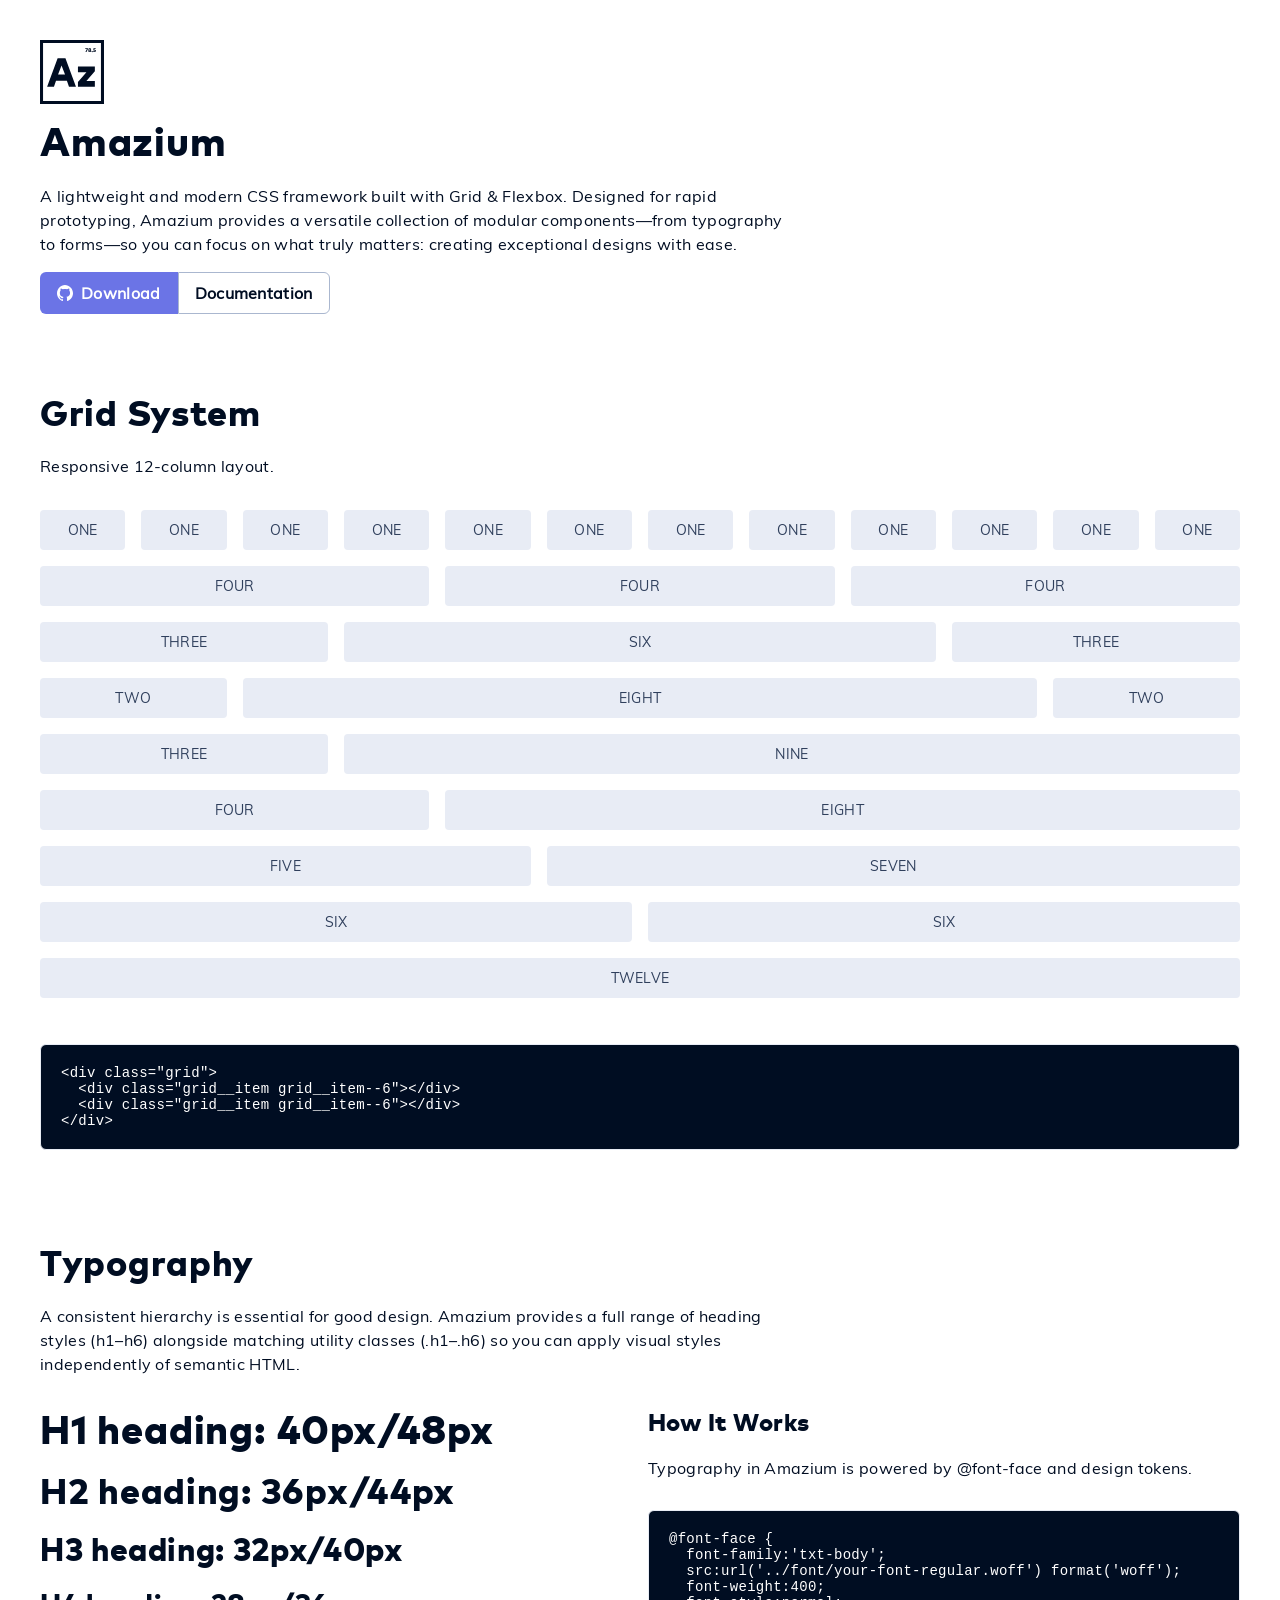
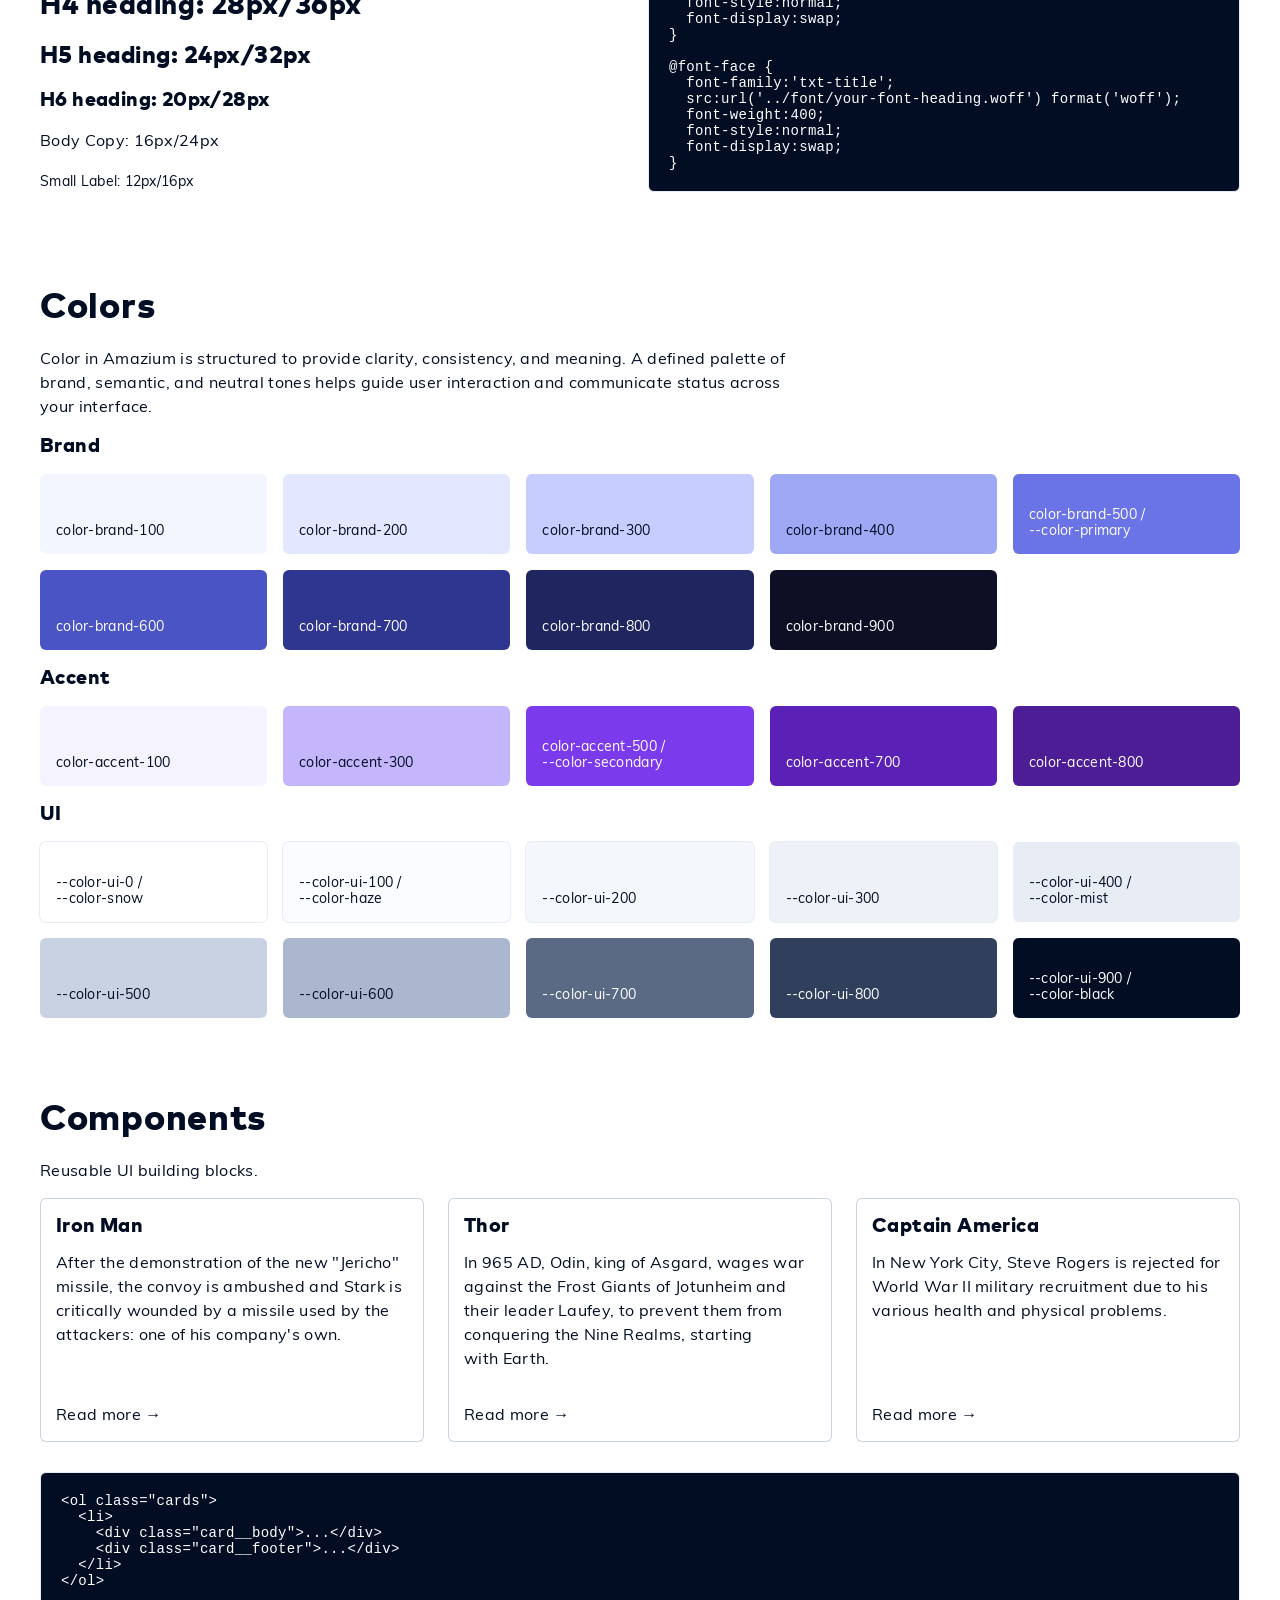
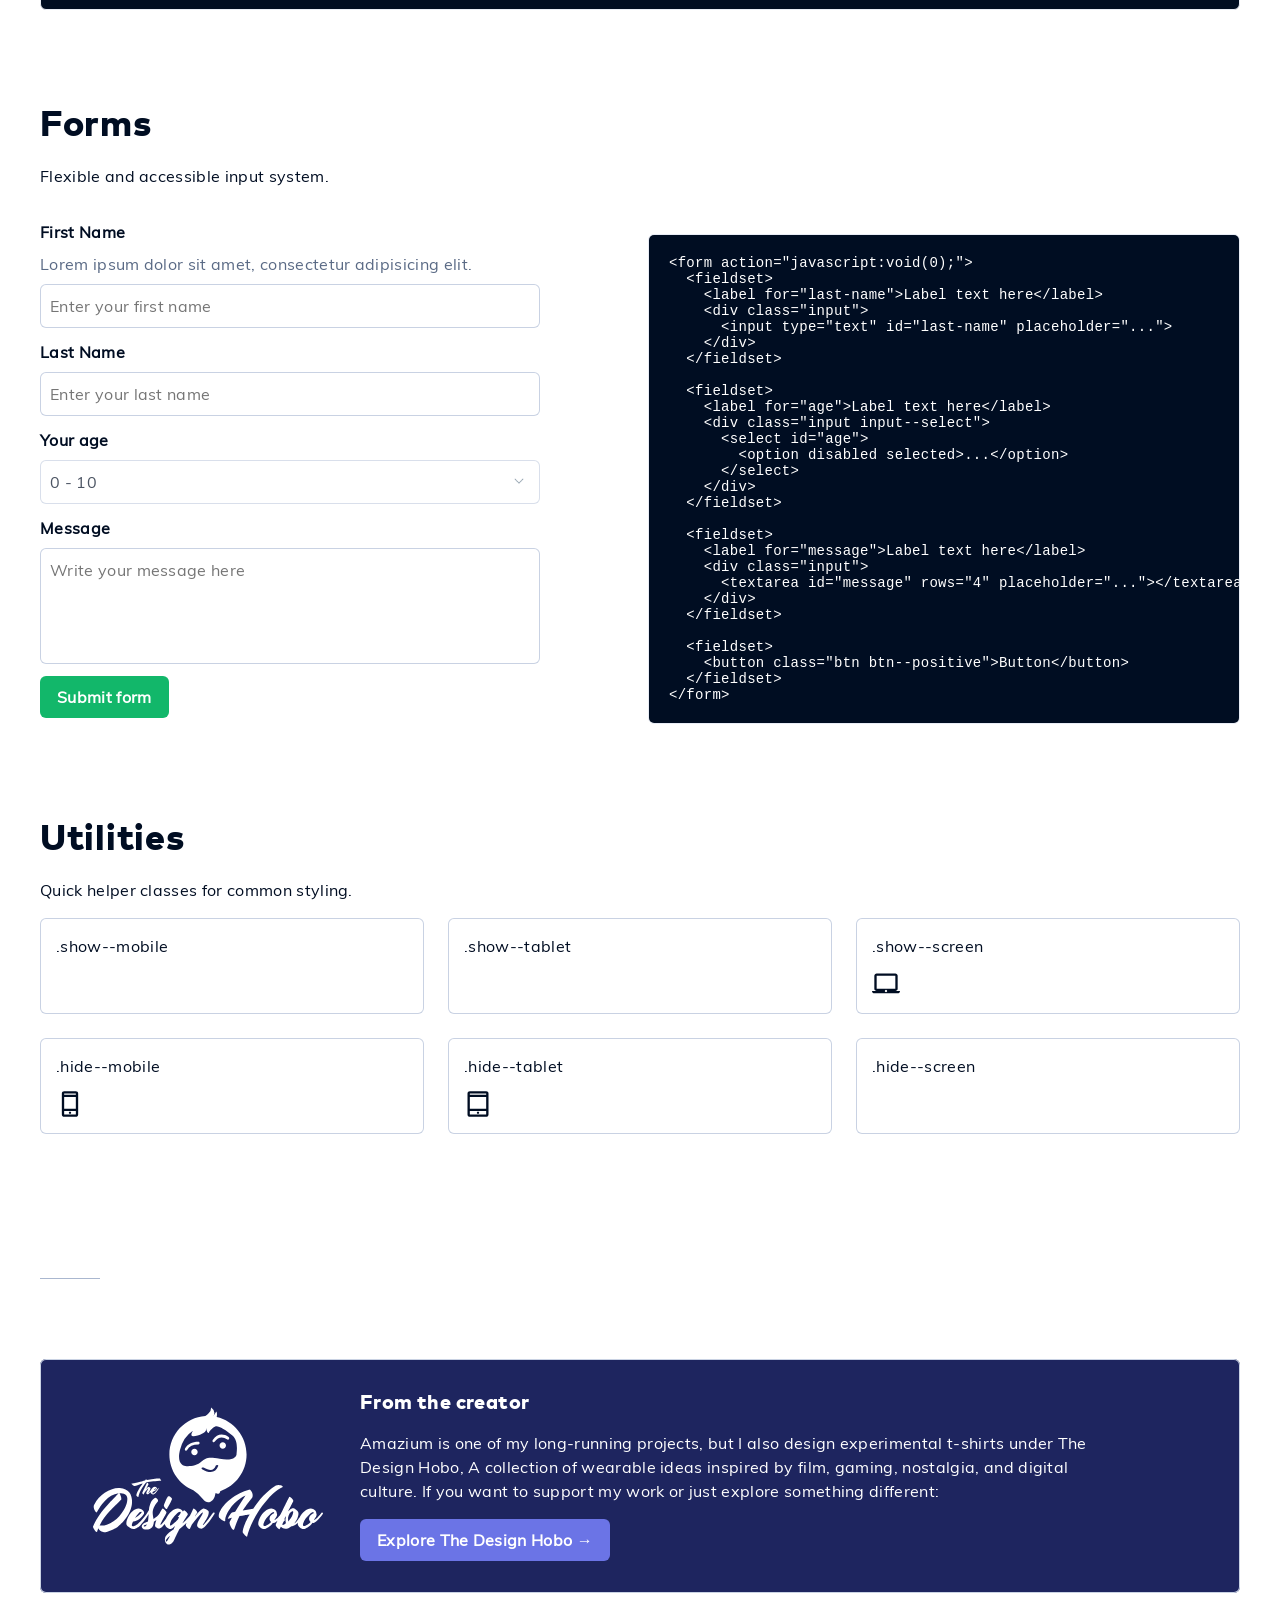
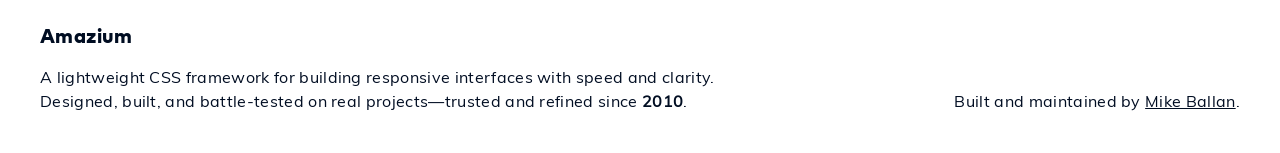
<file: index.html>
<!doctype html>
<html lang="en">
<head>
  <meta charset="utf-8" />
  <title>Amazium</title>
  <meta name="description" content="">
  <meta name="author" content="">
  <!--[if lt IE 9]>
      <script src="http://html5shim.googlecode.com/svn/trunk/html5.js"></script>
  <![endif]-->

  <!-- Mobile Specific Metas -->
  <meta name="viewport" content="width=device-width, initial-scale=1, maximum-scale=1" />

  <!-- CSS - Amazium base -->
  <link rel="stylesheet" href="style/variables.css">
  <link rel="stylesheet" href="style/base.css">
  <link rel="stylesheet" href="style/utilities.css">
  <link rel="stylesheet" href="style/grid.css">
  <link rel="stylesheet" href="style/typography.css">
  <link rel="stylesheet" href="style/layout.css">

  <!-- CSS -->
  <link rel="stylesheet" href="style/avatar.css">
  <link rel="stylesheet" href="style/button.css">
  <link rel="stylesheet" href="style/card.css">
  <link rel="stylesheet" href="style/dialog.css">
  <link rel="stylesheet" href="style/lists.css">
  <link rel="stylesheet" href="style/navigation.css">
  <link rel="stylesheet" href="style/badge.css">
  <link rel="stylesheet" href="style/table.css">

  <!-- CSS - Forms -->
  <link rel="stylesheet" href="style/form-reset.css">
  <link rel="stylesheet" href="style/form-base.css">
  <link rel="stylesheet" href="style/form-behaviour.css">

  <!-- Scripts -->
  <script src="js/scripts.js" defer></script>
  
  <!-- Favicons -->
  <link rel="shortcut icon" href="images/favicon.ico">
  <link rel="apple-touch-icon-precomposed" href="images/apple-touch-icon.png">
</head>
<body>

<section class="demo--section">
  <div class="grid">
    <div class="grid__item grid__item--12">
      <svg xmlns="http://www.w3.org/2000/svg" width="63" height="63" viewBox="0 0 63 63" class="icon icon--xxl"><path d="M63 0v63H0V0zm-3 3H3v57h57zM25.044 18l10.352 28h-6.863l-2.043-5.88H15.77L13.728 46H7l10.352-28zM54 26v4.71l-8.332 9.643H54V46H37.354v-4.567l8.332-9.786h-8.332V26zm-32.802-1-3.427 9h6.854zm30.18-14.233q.224 0 .392.172a.574.574 0 0 1 0 .811.533.533 0 0 1-.786 0 .57.57 0 0 1-.002-.81.54.54 0 0 1 .396-.173m3.402-2.7v.807h-1.437l-.015.595h.361l.2.008q.481.044.768.304.343.312.343.83 0 .597-.392.955-.392.36-1.002.359-.41 0-.751-.144a1.8 1.8 0 0 1-.452-.27l-.124-.114.422-.643.111.094q.122.091.289.165.25.111.5.111.251 0 .385-.123a.43.43 0 0 0 .133-.331q0-.38-.511-.422l-.136-.006h-.907l.047-2.174zM48.956 8q.382 0 .693.128.31.13.498.38a.95.95 0 0 1 .188.585q0 .584-.554.85.645.267.645.88a.92.92 0 0 1-.2.59 1.23 1.23 0 0 1-.532.38 2 2 0 0 1-.738.129q-.407 0-.738-.128a1.23 1.23 0 0 1-.532-.382.92.92 0 0 1-.2-.588q0-.617.642-.882-.55-.265-.55-.85 0-.332.187-.583a1.15 1.15 0 0 1 .496-.38Q48.573 8 48.956 8m-1.767.068v.687l-1.447 3.1h-1.011l1.446-2.973h-1.643v-.814zm1.767 2.212a.62.62 0 0 0-.388.12.39.39 0 0 0-.157.326q0 .207.156.32a.64.64 0 0 0 .389.113.64.64 0 0 0 .386-.113.37.37 0 0 0 .156-.32.39.39 0 0 0-.157-.327.6.6 0 0 0-.385-.119m0-1.504a.53.53 0 0 0-.338.106.35.35 0 0 0-.134.295q0 .192.134.301.134.11.338.11a.5.5 0 0 0 .335-.11.37.37 0 0 0 .134-.301.35.35 0 0 0-.134-.295.53.53 0 0 0-.335-.106"/></svg>
      <h1>Amazium</h1>
      <p>A lightweight and modern CSS framework built with Grid & Flexbox. Designed for rapid prototyping, Amazium provides a versatile collection of modular components—from typography to forms—so you can focus on what truly matters: creating exceptional designs with ease.</p>
      <div class="btn-group">
        <a href="https://github.com/MikeBallan/Amazium-5" target="_blank" class="btn"><svg aria-hidden="true" class="icon" width="64" height="64" viewBox="0 0 64 64"><path d="M32 0L32 0C14.3 0 0 15.3 0 33.4c0 14.4 9.2 26.3 21.7 30.6 1.6 0.3 2.3-0.7 2.3-1.6 0-0.7 0-3 0-5.6 -9 2-10.9-4.3-10.9-4.3 -1.3-3.6-3.5-4.9-3.5-4.9 -2.9-2 0.3-2 0.3-2 3.2 0.3 4.8 3.3 4.8 3.3 2.9 5.3 7.7 3.9 9.3 3 0.3-2 1-3.6 1.9-4.3 -6.7-1-14.5-3.6-14.5-16.4 0-3.6 1.3-6.6 3.2-8.9 -0.3-0.7-1.3-3.9 0.3-8.5 0 0 2.6-1 8.7 3.3 2.9-0.7 5.8-1 8.4-1s5.5 0.3 8 1c6.1-4.3 8.7-3.3 8.7-3.3 1.6 4.6 0.6 7.9 0.3 8.5 1.9 2.3 3.2 5.3 3.2 8.9 0 12.5-7.3 15.4-14.6 16.1 1.3 1 2.4 3 2.4 6.2 0 4.3 0 7.9 0 8.9 0 1 0.5 2 2.1 1.6C55 59.7 64 47.8 64 33.4 64.3 15.3 49.6 0 32 0z"></path></svg>Download</a>
        <a href="http://www.amazium.co.uk" target="_blank" class="btn btn--ghost">Documentation</a>
      </div>
    </div>
  </div>
</section>

<section class="demo--section">
  <div class="grid">
    <div class="grid__item grid__item--12">
      <h2>Grid System</h2>
      <p>Responsive 12-column layout.</p>
    </div>
  </div>

  <div class="grid">
    <div class="grid__item grid__item--1 demo--grid hide--mobile">One</div>
    <div class="grid__item grid__item--1 demo--grid hide--mobile">One</div>
    <div class="grid__item grid__item--1 demo--grid hide--mobile">One</div>
    <div class="grid__item grid__item--1 demo--grid hide--mobile">One</div>
    <div class="grid__item grid__item--1 demo--grid hide--mobile">One</div>
    <div class="grid__item grid__item--1 demo--grid hide--mobile">One</div>
    <div class="grid__item grid__item--1 demo--grid hide--mobile">One</div>
    <div class="grid__item grid__item--1 demo--grid hide--mobile">One</div>
    <div class="grid__item grid__item--1 demo--grid hide--mobile">One</div>
    <div class="grid__item grid__item--1 demo--grid hide--mobile">One</div>
    <div class="grid__item grid__item--1 demo--grid hide--mobile">One</div>
    <div class="grid__item grid__item--1 demo--grid hide--mobile">One</div>
    <div class="grid__item grid__item--4 demo--grid hide--mobile">Four</div>
    <div class="grid__item grid__item--4 demo--grid hide--mobile">Four</div>
    <div class="grid__item grid__item--4 demo--grid hide--mobile">Four</div>
    <div class="grid__item grid__item--3 demo--grid hide--mobile">Three</div>
    <div class="grid__item grid__item--6 demo--grid hide--mobile">Six</div>
    <div class="grid__item grid__item--3 demo--grid hide--mobile">Three</div>
    <div class="grid__item grid__item--2 demo--grid hide--mobile">Two</div>
    <div class="grid__item grid__item--8 demo--grid hide--mobile">Eight</div>
    <div class="grid__item grid__item--2 demo--grid hide--mobile">Two</div>
    <div class="grid__item grid__item--3 demo--grid hide--mobile">Three</div>
    <div class="grid__item grid__item--9 demo--grid hide--mobile">Nine</div>
    <div class="grid__item grid__item--4 demo--grid hide--mobile">Four</div>
    <div class="grid__item grid__item--8 demo--grid hide--mobile">Eight</div>
    <div class="grid__item grid__item--5 demo--grid hide--mobile">Five</div>
    <div class="grid__item grid__item--7 demo--grid hide--mobile">Seven</div>
    <div class="grid__item grid__item--6 demo--grid">Six</div>
    <div class="grid__item grid__item--6 demo--grid">Six</div>
    <div class="grid__item grid__item--12 demo--grid hide--mobile">Twelve</div>
  </div>
  <div class="grid">
    <div class="grid__item grid__item--12">
      <pre><code>&lt;div class="grid"&gt;
  &lt;div class="grid__item grid__item--6"&gt;&lt;/div&gt;
  &lt;div class="grid__item grid__item--6"&gt;&lt;/div&gt;
&lt;/div&gt;</code></pre>
    </div>
  </div>
</section>

<section class="demo--section">
  <div class="grid">  
    <div class="grid__item grid__item--12">
      <h2>Typography</h2>
      <p>A consistent hierarchy is essential for good design. Amazium provides a full range of heading styles (h1–h6) alongside matching utility classes (.h1–.h6) so you can apply visual styles independently of semantic HTML.</p>
    </div>
  </div>
  <div class="grid">
    <div class="grid__item grid__item--6">
      <h1>H1 heading: 40px/48px</h1>
      <h2>H2 heading: 36px/44px</h2>
      <h3>H3 heading: 32px/40px</h3>
      <h4>H4 heading: 28px/36px</h4>
      <h5>H5 heading: 24px/32px</h5>
      <h6>H6 heading: 20px/28px</h6>
      <p>Body Copy: 16px/24px</p>
      <p><small>Small Label: 12px/16px</small></p>
    </div>
    <div class="grid__item grid__item--6">
      <h5>How It Works</h5>
      <p>Typography in Amazium is powered by @font-face and design tokens.</p>
      <pre><code>@font-face {
  font-family:'txt-body';
  src:url('../font/your-font-regular.woff') format('woff');
  font-weight:400;
  font-style:normal;
  font-display:swap;
}

@font-face {
  font-family:'txt-title';
  src:url('../font/your-font-heading.woff') format('woff');
  font-weight:400;
  font-style:normal;
  font-display:swap;
}</code></pre>
    </div>
  </div>  
</section>

<section class="demo--section">
  <div class="grid">  
    <div class="grid__item grid__item--12">
      <h2>Colors</h2>
      <p>Color in Amazium is structured to provide clarity, consistency, and meaning. A defined palette of brand, semantic, and neutral tones helps guide user interaction and communicate status across your interface.</p>
      <h6>Brand</h6>
      <ol class="demo--colors">
        <li class="demo-brand-100">color-brand-100</li>
        <li class="demo-brand-200">color-brand-200</li>
        <li class="demo-brand-300">color-brand-300</li>
        <li class="demo-brand-400">color-brand-400</li>
        <li class="demo-brand-500">color-brand-500 /<br> --color-primary</li>
        <li class="demo-brand-600">color-brand-600</li>
        <li class="demo-brand-700">color-brand-700</li>
        <li class="demo-brand-800">color-brand-800</li>
        <li class="demo-brand-900">color-brand-900</li>
      </ol>

      <h6>Accent</h6>
      <ol class="demo--colors">
        <li class="demo-accent-100">color-accent-100</li>
        <li class="demo-accent-300">color-accent-300</li>
        <li class="demo-accent-500">color-accent-500 /<br> --color-secondary</li>
        <li class="demo-accent-700">color-accent-700</li>
        <li class="demo-accent-800">color-accent-800</li>
      </ol>

      <h6>UI</h6>
      <ol class="demo--colors">
        <li class="demo-ui-0">--color-ui-0 /<br> --color-snow</li>
        <li class="demo-ui-100">--color-ui-100 /<br> --color-haze</li>
        <li class="demo-ui-200">--color-ui-200</li>
        <li class="demo-ui-300">--color-ui-300</li>
        <li class="demo-ui-400">--color-ui-400 /<br> --color-mist</li>
        <li class="demo-ui-500">--color-ui-500</li>
        <li class="demo-ui-600">--color-ui-600</li>
        <li class="demo-ui-700">--color-ui-700</li>
        <li class="demo-ui-800">--color-ui-800</li>
        <li class="demo-ui-900">--color-ui-900 /<br> --color-black</li>
      </ol>
    </div>
  </div>  
</section>

<section class="demo--section">
  <div class="grid">
    <div class="grid__item grid__item--12">
      <h2>Components</h2>
      <p>Reusable UI building blocks.</p>
      <ol class="cards">
        <li>
          <div class="card__body">
            <h6>Iron Man</h6>
            <p>After the demonstration of the new "Jericho" missile, the convoy is ambushed and Stark is critically wounded by a missile used by the attackers: one of his company's own.</p>
          </div>
          <div class="card__footer">Read more →</div>
        </li>
        <li>
          <div class="card__body">
            <h6>Thor</h6>
            <p>In 965 AD, Odin, king of Asgard, wages war against the Frost Giants of Jotunheim and their leader Laufey, to prevent them from conquering the Nine Realms, starting with Earth.</p>
          </div>
          <div class="card__footer">Read more →</div>
        </li>
        <li>
          <div class="card__body">
            <h6>Captain America</h6>
            <p>In New York City, Steve Rogers is rejected for World War II military recruitment due to his various health and physical problems.</p>
          </div>
          <div class="card__footer">Read more →</div>
        </li>
      </ol>
      <pre><code>&lt;ol class="cards"&gt;
  &lt;li&gt;
    &lt;div class="card__body"&gt;...&lt;/div&gt;
    &lt;div class="card__footer"&gt;...&lt;/div&gt;
  &lt;/li&gt;
&lt;/ol&gt;</code></pre>
    </div>
  </div>
</section>

<section class="demo--section">
  <div class="grid">
    <div class="grid__item grid__item--12">
      <h2>Forms</h2>
      <p>Flexible and accessible input system.</p>
    </div>
  </div>
  <div class="grid">
    <div class="grid__item grid__item--6">
      <form action="javascript:void(0);">
        <fieldset>
          <label for="text">First Name</label>
          <p class="txt--subtext">Lorem ipsum dolor sit amet, consectetur adipisicing elit.</p>
          <div class="input">
            <input type="text" name="text" id="text" placeholder="Enter your first name">
          </div>
        </fieldset>

        <fieldset>
          <label for="text">Last Name</label>
          <div class="input">
            <input type="text" name="text" id="text" placeholder="Enter your last name">
          </div>
        </fieldset>

        <fieldset>
          <label for="text">Your age</label>
          <div class="input input--select">
            <select>
              <option disabled>-- Choose your age --</option>
              <option value="">0 - 10</option>
              <option value="">11 - 20</option>
              <option value="">21 - 30</option>
              <option value="">31 - 40</option>
              <option value="">41 - 50</option>
              <option value="">50+</option>
            </select>
          </div>
        </fieldset>

        <fieldset>
          <label for="text">Message</label>
          <div class="input">
            <textarea cols="50" rows="4" name="comment" placeholder="Write your message here"></textarea>
          </div>
        </fieldset>

        <fieldset>
          <button class="btn btn--positive">Submit form</button>
        </fieldset>
      </form>
    </div>
    <div class="grid__item grid__item--6">
      <pre><code>&lt;form action="javascript:void(0);"&gt;
  &lt;fieldset&gt;
    &lt;label for="last-name"&gt;Label text here&lt;/label&gt;
    &lt;div class="input"&gt;
      &lt;input type="text" id="last-name" placeholder="..."&gt;
    &lt;/div&gt;
  &lt;/fieldset&gt;

  &lt;fieldset&gt;
    &lt;label for="age"&gt;Label text here&lt;/label&gt;
    &lt;div class="input input--select"&gt;
      &lt;select id="age"&gt;
        &lt;option disabled selected&gt;...&lt;/option&gt;
      &lt;/select&gt;
    &lt;/div&gt;
  &lt;/fieldset&gt;

  &lt;fieldset&gt;
    &lt;label for="message"&gt;Label text here&lt;/label&gt;
    &lt;div class="input"&gt;
      &lt;textarea id="message" rows="4" placeholder="..."&gt;&lt;/textarea&gt;
    &lt;/div&gt;
  &lt;/fieldset&gt;

  &lt;fieldset&gt;
    &lt;button class="btn btn--positive"&gt;Button&lt;/button&gt;
  &lt;/fieldset&gt;
&lt;/form&gt;</code></pre>
      </div>
    </div>
  </div>
</section>

<section class="demo--section">
  <div class="grid">
    <div class="grid__item grid__item--12">
      <h2>Utilities</h2>
      <p>Quick helper classes for common styling.</p>
      <ol class="cards">
        <li>
          <div class="card__body">
            .show--mobile
            <svg xmlns="http://www.w3.org/2000/svg" viewBox="0 -960 960 960" class="icon icon--lg show--mobile"><path d="M280-40q-33 0-56.5-23.5T200-120v-720q0-33 23.5-56.5T280-920h400q33 0 56.5 23.5T760-840v720q0 33-23.5 56.5T680-40H280Zm0-200v120h400v-120H280Zm200 100q17 0 28.5-11.5T520-180q0-17-11.5-28.5T480-220q-17 0-28.5 11.5T440-180q0 17 11.5 28.5T480-140ZM280-320h400v-400H280v400Zm0-480h400v-40H280v40Zm0 560v120-120Zm0-560v-40 40Z"/></svg>
          </div>
        </li>
        <li>
          <div class="card__body">
            .show--tablet
            <svg xmlns="http://www.w3.org/2000/svg" viewBox="0 -960 960 960" class="icon icon--lg show--tablet"><path d="M480-140q17 0 28.5-11.5T520-180q0-17-11.5-28.5T480-220q-17 0-28.5 11.5T440-180q0 17 11.5 28.5T480-140ZM200-40q-33 0-56.5-23.5T120-120v-720q0-33 23.5-56.5T200-920h560q33 0 56.5 23.5T840-840v720q0 33-23.5 56.5T760-40H200Zm0-200v120h560v-120H200Zm0-80h560v-400H200v400Zm0-480h560v-40H200v40Zm0 0v-40 40Zm0 560v120-120Z"/></svg>
          </div>
        </li>
        <li>
          <div class="card__body">
            .show--screen
            <svg xmlns="http://www.w3.org/2000/svg" viewBox="0 -960 960 960" class="icon icon--lg show--screen"><path d="M80-160q-33 0-56.5-23.5T0-240h160q-33 0-56.5-23.5T80-320v-440q0-33 23.5-56.5T160-840h640q33 0 56.5 23.5T880-760v440q0 33-23.5 56.5T800-240h160q0 33-23.5 56.5T880-160H80Zm400-40q17 0 28.5-11.5T520-240q0-17-11.5-28.5T480-280q-17 0-28.5 11.5T440-240q0 17 11.5 28.5T480-200ZM160-320h640v-440H160v440Zm0 0v-440 440Z"/></svg>
          </div>
        </li>
        <li>
          <div class="card__body">
            .hide--mobile
            <svg xmlns="http://www.w3.org/2000/svg" viewBox="0 -960 960 960" class="icon icon--lg hide--mobile"><path d="M280-40q-33 0-56.5-23.5T200-120v-720q0-33 23.5-56.5T280-920h400q33 0 56.5 23.5T760-840v720q0 33-23.5 56.5T680-40H280Zm0-200v120h400v-120H280Zm200 100q17 0 28.5-11.5T520-180q0-17-11.5-28.5T480-220q-17 0-28.5 11.5T440-180q0 17 11.5 28.5T480-140ZM280-320h400v-400H280v400Zm0-480h400v-40H280v40Zm0 560v120-120Zm0-560v-40 40Z"/></svg>
          </div>
        </li>
        <li>
          <div class="card__body">
            .hide--tablet
            <svg xmlns="http://www.w3.org/2000/svg" viewBox="0 -960 960 960" class="icon icon--lg hide--tablet"><path d="M480-140q17 0 28.5-11.5T520-180q0-17-11.5-28.5T480-220q-17 0-28.5 11.5T440-180q0 17 11.5 28.5T480-140ZM200-40q-33 0-56.5-23.5T120-120v-720q0-33 23.5-56.5T200-920h560q33 0 56.5 23.5T840-840v720q0 33-23.5 56.5T760-40H200Zm0-200v120h560v-120H200Zm0-80h560v-400H200v400Zm0-480h560v-40H200v40Zm0 0v-40 40Zm0 560v120-120Z"/></svg>
          </div>
        </li>
        <li>
          <div class="card__body">
            .hide--screen
            <svg xmlns="http://www.w3.org/2000/svg" viewBox="0 -960 960 960" class="icon icon--lg hide--screen"><path d="M80-160q-33 0-56.5-23.5T0-240h160q-33 0-56.5-23.5T80-320v-440q0-33 23.5-56.5T160-840h640q33 0 56.5 23.5T880-760v440q0 33-23.5 56.5T800-240h160q0 33-23.5 56.5T880-160H80Zm400-40q17 0 28.5-11.5T520-240q0-17-11.5-28.5T480-280q-17 0-28.5 11.5T440-240q0 17 11.5 28.5T480-200ZM160-320h640v-440H160v440Zm0 0v-440 440Z"/></svg>
          </div>
        </li>
      </ol>
    </div>
  </div>
</section>

<footer class="demo--section">
  <div class="grid">
    <div class="grid__item grid__item--12">
      <hr>
      <div class="card card--design-hobo">
        <div class="card__body">
          <div class="grid">
            <div class="grid__item grid__item--3 u-center">
              <svg xmlns="http://www.w3.org/2000/svg" viewBox="0 0 5667 3374" class="icon icon--hobo"><path d="m1539.64 2224.205.6.12 1.158.242 1.102.24.529.122 1.015.24.959.242.457.12.873.242q.843.24 1.573.482a22 22 0 0 1 2.239.897l.613.29q.625.305 1.292.663l.678.37.7.399.358.209.732.437.753.465.775.49 1.203.788 1.251.847.861.597.883.625.904.651.926.678.947.705.969.731.99.759 1.268.985.258.202q12.4 9.737 22.733 23.575t13.434 29.726-10.334 30.237l-1.165 1.355-1.62 1.897-2.128 2.519-2.244 2.682-2.847 3.436-3.014 3.67-1.57 1.925-3.265 4.025-3.433 4.26-3.6 4.497-3.766 4.732-3.267 4.124-2.697 3.417q-22.218 28.188-42.367 65.6-20.15 37.414-34.1 83.54-13.95 46.125-9.817 95.326l.247 3.36.255 3.33.263 3.297.27 3.267.28 3.234.287 3.203.445 4.746.463 4.675.318 3.077.163 1.526.33 3.03q.252 2.26.511 4.485l.35 2.951q.267 2.202.54 4.368l.371 2.872a605 605 0 0 0 3.468 23.14l1.317 7.59 1.086 6.205 1.076 6.108 1.419 7.996 1.402 7.824 1.04 5.757 1.373 7.526 1.354 7.355 1.005 5.405q16.534-9.225 32.55-20.5 16.017-11.275 32.55-24.6 20.667-17.427 37.717-34.851 16.442-16.803 33.363-37.419l1.254-1.532 2.666-3.592 2.037-2.933.504-.942q9.375-17.536 18.45-33.492l1.685-2.955 2.172-3.793 2.143-3.727 2.113-3.66 2.084-3.592 2.732-4.687 2.68-4.568 1.977-3.348 2.589-4.36 1.907-3.192 1.878-3.125 2.458-4.063 2.406-3.945 1.77-2.88 1.74-2.814 1.712-2.746 1.681-2.68 2.273-3.591 1.879-2.949 2.143-3.341 2.347-3.626 2.182-3.332 1.738-2.622 1.618-2.407 1.01-1.485.958-1.39 1.12-1.601.425-.599 1.002-1.392.742-1.006.687-.91.324-.42.46-.583.43-.53.269-.323q5.126-8.096 21.014 1.012 15.89 9.106 33.315 25.803 17.427 16.698 31.266 36.935l.893 1.32a156 156 0 0 1 3.3 5.126l.755 1.243q9.091 15.138 9.915 25.705l-.002.13-.015.28a8 8 0 0 1-.05.46l-.054.336-.068.358-.083.381-.098.404-.113.427-.129.449-.143.472-.159.494-.174.517-.189.54-.204.563-.219.585-.234.608-.38.955-.272.665-.436 1.04-.47 1.09-.505 1.142-.538 1.193-.77 1.67-.832 1.76-.663 1.381-.697 1.431-.982 1.988-1.313 2.613-1.407 2.754-1.541 2.977-1.959 3.753-1.516 2.887-2.617 4.95-2.175 4.082-2.82 5.26-2.337 4.33-3.64 6.703-3.16 5.775-3.938 7.157-4.101 7.405-4.405 7.914-4.5 8.056-4.597 8.198-2.335 4.152-4.74 8.412-3.62 6.402-4.909 8.66-3.745 6.59-3.799 6.668-1.278 2.24a2171 2171 0 0 0-2.47 4.34l-2.44 4.31-3.603 6.409-2.365 4.235-1.171 2.107-2.32 4.19-3.422 6.23-2.244 4.117-2.214 4.087-2.725 5.067-2.678 5.02-1.058 1.995-2.094 3.967q-1.038 1.977-2.063 3.938l-2.033 3.909-1.006 1.943-1.614 3.135-1.821 3.56-1.779 3.501-1.735 3.444-1.693 3.384-1.105 2.225-1.086 2.198-1.594 3.248-1.038 2.134-1.02 2.107-1 2.082-1.466 3.073-.953 2.017-.935 1.99-1.365 2.938-.887 1.926-1.295 2.84-1.252 2.782-.81 1.822-.792 1.796-.773 1.77-1.124 2.607-.461 1.087-.662 1.592-.421 1.035-.405 1.015-.39.995-.372.974-.53 1.422-.492 1.376-.457 1.33-.285.86-.268.84-.253.82-.236.8-.22.778-.204.758-.188.737-.172.717-.08.35-.148.687q-.07.338-.132.665l-.116.645a30 30 0 0 0-.183 1.228l-.068.583q-.03.287-.051.563l-.036.542q-.19 3.721 1.192 5.429 2.535 3.129 8.992-.515l.556-.322.284-.17.578-.36.294-.189.6-.396q.302-.204.613-.42l.627-.445.32-.232.648-.481.663-.507.677-.53.692-.556.705-.58.72-.604.734-.63.749-.653.98-.871.996-.9 1.011-.927 1.027-.955 1.305-1.233 1.328-1.277 1.353-1.32 1.376-1.365 1.119-1.123 1.706-1.736 1.157-1.192 1.172-1.22 1.187-1.249 1.81-1.925 1.226-1.318 1.24-1.346 1.257-1.373 1.271-1.402 1.287-1.43 1.302-1.457 1.318-1.486 1.333-1.513 1.348-1.542 1.363-1.569 1.38-1.597 1.393-1.625 1.41-1.653 2.508-2.961 2.731-3.242 2.773-3.308 2.815-3.374 1.9-2.286 2.885-3.484 3.91-4.747 2.983-3.638 3.023-3.703 4.097-5.041 3.121-3.858 3.163-3.923 4.282-5.334 3.26-4.078 4.413-5.539a2898 2898 0 0 0 30.752-39.391l2.72-3.553.542-1.286q6.84-16.165 15.287-32.404l.85-1.624q22.6-43.041 54.448-83.52t68.832-71.222q36.985-30.744 77.05-48.678t81.16-15.884q26.71 1.024 50.339 12.81 23.628 11.785 46.23 29.206 8.22 8.199 13.869 15.372 5.274 6.696 9.205 13.39l.555.957 20.546-26.644.137-.213q5.21-7.864 20.924 1.238 15.924 9.222 33.388 26.132 17.465 16.908 31.334 37.404.463.684.91 1.36l.882 1.346q12.146 18.746 13.104 32.137l-.186.532-.217.571-.195.485-.214.51-.234.535-.254.56-.273.586-.292.61-.475.963-.34.673-.548 1.056-.798 1.496-.428.786-.678 1.225-.722 1.282-.766 1.338-.81 1.395-.853 1.45-.897 1.508-.622 1.036-1.64 2.7-1.4 2.273-2.46 3.96-3.12 4.986-3.303 5.24-2.303 3.636-3.607 5.666-3.79 5.921-2.628 4.089-4.794 7.429-6.458 9.987-4.696 7.284-5.988 9.31-8.604 13.418-6.303 9.859-3.937 6.172-2.736 4.305-2.705 4.275-2.675 4.245-2.644 4.214-2.614 4.184-2.583 4.154-2.554 4.123-2.522 4.093-3.111 5.074-3.67 6.026-3.006 4.97-1.19 1.974-3.21 5.773-4.996 9.023-4.331 7.852-5.398 9.824-4.666 8.52-3.082 6.148 2.841-2.369a1270 1270 0 0 0 68.559-61.68q34.416-33.306 68.318-71.223a1433 1433 0 0 0 44.367-52.039l2.693-4.187 4.964-9.982 4.594-9.284 2.977-6.042 2.188-4.454 3.561-7.274 4.132-8.485 2.67-5.508 3.24-6.718 2.514-5.242 5.456-11.4 4.81-9.992 3.62-7.461 3.154-6.442 2.274-4.59 1.586-3.163 4.133-9.273 4.084-9.108 3.065-6.786 1.691-3.721 3.05-6.652 2.384-5.136 1.51-3.279 1.361-3.005.826-1.852.94-2.144.839-1.954.597-1.427.532-1.306.241-.607.331-.854.774-2.068.433-1.118.2-.497.278-.668.171-.393.16-.352.148-.31.201-.388.12-.207.055-.088.103-.145q.146-.186.24-.186.517 0 .517 1.024 4.97-7.869 19.954-.157l.84.44.427.23q16.044 8.708 33.124 25.614t30.02 36.886q12.939 19.98 12.939 34.323 0 2.423-2.892 7.07l-.462.728-.244.374-.513.768q-.266.39-.548.794l-2.095 2.985-2.147 3.036-1.093 1.537-2.224 3.112-2.274 3.162q-4.83 6.695-9.662 12.05l-1.32 1.448-.886.983-.55.62-.764.878-.47.55-.436.523-.594.73-.522.669-.307.41-.339.473-.288.43-.101.16-.178.298-.146.27-.628 1.074-1.237 2.135-1.211 2.116q-.3.525-.596 1.05l-1.171 2.088a399 399 0 0 0-2.265 4.118l-1.093 2.031-1.067 2.012a339 339 0 0 0-2.553 4.948l-.975 1.946q-8.661 17.43-13.082 31.81a1547 1547 0 0 1 58.485-76.332q30.537-37.398 59.521-65.574t55.38-44.57 47.1-13.32q1.034.17 2.123.385l1.103.224.561.12 1.143.256 1.17.277q1.479.36 3.043.788l1.264.352.643.184 1.304.384 1.332.406 1.359.427 1.385.448.703.232 1.426.48 1.453.502 1.854.657 1.896.69.77.286 1.562.587 1.587.608 1.615.63 1.642.65 1.668.673q20.185 8.197 39.336 19.468 19.15 11.27 33.124 25.614t15.01 28.689q1.035 39.96-12.422 78.381-13.457 38.423-34.16 75.308a959 959 0 0 1-42.684 69.039l-1.827 2.682q-23.808 34.836-43.476 68.648-5.175 8.198-8.28 15.369-3.106 7.172-1.036 9.221 2.688 3.327 9.742-.907l.571-.35.586-.376.599-.399.305-.209.935-.662.641-.472.655-.496.67-.52.339-.269 1.04-.844.711-.592.725-.617.739-.641.868-.768.998-.896 1.013-.925 1.03-.953 1.043-.982.528-.5 1.337-1.285 1.361-1.328.551-.544 1.114-1.108 1.13-1.137 1.145-1.165 1.16-1.193 1.176-1.222 1.191-1.25 1.207-1.277 1.222-1.307 1.238-1.334 1.253-1.363 1.268-1.391 1.284-1.42 1.3-1.447 1.315-1.476 1.33-1.504 1.346-1.532 1.362-1.56 1.376-1.59 1.393-1.617 2.117-2.478 1.431-1.688 2.673-3.17 2.713-3.234 2.754-3.298 3.734-4.496 2.848-3.448 3.86-4.696 3.932-4.81 2.997-3.682 3.036-3.746 4.112-5.095 5.241-6.528 5.353-6.706 3.266-4.109 1.098-1.384a3002 3002 0 0 0 52.792-68.648l54.458-72.958 6.305-8.425 7.133-9.5 5.923-7.858 6.688-8.838 6.448-8.482 4.459-5.841 4.337-5.66q7.245-6.147 15.527-6.66 8.28-.51 13.974 3.075t7.764 11.27q2.07 7.684-1.035 16.906l-6.954 10.899-5.409 8.435-4.25 6.608-9.778 15.145-6.406 9.883-10.162 15.628a2032 2032 0 0 1-14.634 22.144l-3.352 4.987a2247 2247 0 0 1-12.019 17.643l-3.516 5.095-3.552 5.12a2490 2490 0 0 1-10.875 15.5l-3.698 5.215-3.734 5.24a2366 2366 0 0 1-62.108 82.991q-32.09 40.984-63.144 72.746t-59.521 50.205-50.204 15.37q-12.423-2.05-28.984-9.222a189.3 189.3 0 0 1-31.572-17.418q-15.01-10.245-25.361-23.053t-10.352-27.152q-2.07-23.566 7.246-51.742t24.844-58.914q20.158-41.901 44.241-78.459l1.305-1.972q24.844-37.397 44.511-76.332l.93-1.942.91-1.915 1.753-3.747 1.26-2.738.812-1.79 1.18-2.636.758-1.722.738-1.694.717-1.667.695-1.64 1.002-2.408.642-1.57.62-1.544.302-.761.588-1.502.567-1.474.81-2.16.762-2.099.481-1.364.347-1.012.328-.986q.159-.487.307-.96l.289-.936.136-.458.259-.896q.31-1.106.56-2.13l.19-.807.17-.782.15-.756q1.262-6.688-.665-9.232-2.259-2.794-7.905-.406l-.546.239q-.83.376-1.728.858l-.607.334-.31.175-.629.368-.645.392-.661.416-.336.216-.684.451-.699.474-.714.498-.73.521-.745.545-.76.568-.777.592-.79.615-.402.316q-.527.417-1.061.847l-1.078.875-1.094.9-1.111.93-1.128.955-1.144.982-1.161 1.01-1.475 1.3-1.5 1.342-1.22 1.104-1.235 1.132-1.885 1.748-1.278 1.199-1.947 1.85-1.985 1.91-1.344 1.307-1.361 1.335-1.377 1.361-1.395 1.39-1.41 1.415-1.428 1.443-1.444 1.47-1.46 1.497-1.478 1.524-1.494 1.55-1.51 1.58-1.528 1.604-1.762 1.864-3.007 3.195-3.051 3.26-3.095 3.326-2.088 2.254-3.169 3.434-3.212 3.5-3.257 3.566-3.3 3.63-2.226 2.458-3.374 3.74-3.418 3.805-3.462 3.87-2.332 2.617-2.352 2.646-4.763 5.378-3.624 4.11q-27.948 31.763-56.415 66.087a3955 3955 0 0 0-52.078 64.115l-7.05 8.893-4.174 5.283-4.086 5.18-6.933 8.82-3.84 4.9-3.748 4.796-6.345 8.147-4.364 5.628-5.052 6.542-3.256 4.233-2.228 4.422-2.187 4.36-1.434 2.875-2.814 5.667-1.38 2.794-2.033 4.14-1.333 2.727-1.965 4.04-1.287 2.659-1.896 3.939-1.24 2.592-1.827 3.839-1.194 2.525-1.758 3.738-1.715 3.678-1.674 3.618-1.093 2.378-1.605 3.517-1.047 2.31-1.536 3.417-1 2.244-.983 2.218-1.645 3.726-1.408 3.151-1.358 3.004-1.052 2.297-.515 1.113-1.005 2.155-.974 2.061-.943 1.967-.911 1.871-.664 1.342-.857 1.707-.622 1.218-.605 1.165-.587 1.111-.57 1.059-.552 1.005-.358.64-.523.918-.339.582-.33.558-.324.534-.623.998-.3.464-.435.651-.417.598-.269.37-.26.345-.377.474-.242.287-.233.263-.226.239-.11.11q-5.175 8.197-20.703 0t-32.09-24.59q-16.56-16.393-30.018-36.373t-14.492-34.323a11.5 11.5 0 0 1-.093-1.943l.02-.499q.015-.255.036-.522l.051-.546.031-.282.074-.583.088-.607.104-.63.119-.655.133-.68.073-.348.24-1.082.179-.751.194-.776.209-.8.224-.823.239-.848.254-.872.27-.896.283-.92.3-.945.314-.969.5-1.498.352-1.028.367-1.053.382-1.077.397-1.102.624-1.697.658-1.751.691-1.806.726-1.86.76-1.914 1.215-3.02 1.514-3.715 1.307-3.17 1.077-2.586 1.665-3.96 1.144-2.693 1.17-2.738 1.232-2.862-.705.738q-24.39 25.479-48.627 47.97l-1.671 1.548a2078 2078 0 0 1-129.445 110.164l-7.965 16.321-6.664 13.603-8.695 17.687-9.102 18.446-6.612 13.364q-.96 1.936-1.922 3.889l-1.93 3.923-1.938 3.957-1.946 3.992-1.954 4.026-1.963 4.061-1.97 4.095-1.979 4.13-1.986 4.164-1.995 4.198-2.003 4.233-2.011 4.267-2.02 4.301-2.027 4.336-2.035 4.37-2.043 4.406-2.052 4.439-2.06 4.473-2.068 4.508-2.076 4.543-2.084 4.577-3.141 6.93-20.622 43.517-10.246 21.723-1.116 2.356-1.106 2.322-1.098 2.286-1.628 3.365-1.074 2.2-1.064 2.164-1.056 2.13-1.046 2.094-1.036 2.06-1.028 2.026-1.018 1.99-1.008 1.955-1 1.921-.99 1.886-1.468 2.763-.966 1.799-.958 1.763-.948 1.73-1.172 2.111-.233.416q-9.76 17.422-19.519 30.231l-1.363 1.78-.695.898-1.414 1.816-.72.917-1.466 1.852q-.743.932-1.5 1.876l-1.535 1.901-1.568 1.926-1.603 1.95-1.637 1.973-1.67 1.999-1.706 2.022-1.74 2.048-1.773 2.071-1.808 2.096-.917 1.057-1.736 1.29q-.867.64-1.729 1.265l-1.72 1.241q-8.583 6.145-16.768 11.07l-1.633.972q-23.213 13.688-43.19 17.468-29.794 5.636-51.881-5.124-22.088-10.761-35.957-33.306t-18.492-50.214-.514-56.876 18.492-52.776q36.984-58.413 84.755-95.818 46.887-36.712 105.154-72.93l2.203-1.367 40.066-89.156-2.32 2.309-2.398 2.372-3.315 3.261-3.45 3.374-3.584 3.486-3.72 3.6-4.348 4.182-.494.474a475 475 0 0 1-27.738 24.594q-14.382 11.786-28.251 20.496t-26.197 9.736q-14.383 2.05-30.307-2.05t-28.252-11.273q-31.847-17.42-59.071-44.578-27.225-27.155-30.307-62a191 191 0 0 1-.202-4.434l-.047-1.593-.543.656q-21.904 26.367-43.313 48.327l-1.338 1.369q-30.752 31.369-58.942 49.584-1.375.888-2.735 1.726l-1.355.825q-25.675 15.441-45.627 12.627-12.3-2.023-27.677-8.095t-28.19-15.685-22.04-21.25q-9.225-11.637-9.225-25.804-1.025-31.37 10.763-72.858 8.454-29.749 20.332-61.058l1.224-3.211-.006-.004-.758.547a355 355 0 0 1-7.151 4.985l-.93.63q-24.284 16.401-53.217 31.776 0 23.576-4.65 47.15-4.65 23.576-16.017 52.276-17.567 43.05-50.117 64.064-32.55 21.012-67.167 28.188t-65.617 3.587l-1.922-.228-1.892-.234-.935-.12-1.847-.246a299 299 0 0 1-2.713-.38l-1.771-.263-.874-.134-1.726-.274q-1.283-.207-2.531-.423l-1.65-.29-.814-.148-1.604-.302-2.35-.465-1.53-.319q-.756-.161-1.498-.325l-1.468-.333a154 154 0 0 1-2.846-.687l-1.377-.354-1.347-.36q-7.993-2.187-13.805-4.878-46.5-21.525-49.084-58.425-2.582-36.9 30.484-70.726 12.16-12.925 37.098-24.038l1.735-.764q1.313-.571 2.66-1.139l1.81-.753q1.37-.564 2.774-1.122l4.59-1.807 10.061-3.934 7.859-3.054 9.506-3.675 12.76-4.902 13.36-5.101 9.244-3.512 9.51-3.6q7.233-46.125 10.85-95.327l.264-3.562.265-3.53.534-6.96.54-6.832.408-5.038.412-4.964.414-4.892.418-4.818.42-4.746.283-3.122.426-4.624.428-4.55.432-4.477.435-4.403.439-4.33.44-4.258.445-4.184.298-2.749.45-4.062q0-1.025.028-1.993l.035-.957-.086-.011-1.819 2.91-1.421 2.261-1.446 2.292-2.969 4.677-1.522 2.386-2.33 3.636-3.195 4.956-3.295 5.081-3.396 5.205-2.613 3.986-2.669 4.055-2.726 4.125-3.16 4.762-2.78 4.18-4.223 6.331-4.285 6.402-2.89 4.307-2.92 4.34-4.429 6.568-4.491 6.64-4.554 6.71-3.07 4.514-4.656 6.83-4.719 6.902-.972 1.406-1.968 2.834q-.993 1.424-2 2.861l-2.547 3.616-2.596 3.66-1.053 1.476-2.13 2.972-2.707 3.756-2.757 3.799-2.243 3.07-2.275 3.099-2.307 3.126-2.339 3.154-2.371 3.182-2.404 3.21-2.436 3.238q-19.619 26.016-41.817 52.54a1321 1321 0 0 1-45.43 51.52q-23.232 24.995-44.915 43.358-6.79 6.338-15.029 12.81l-1.75 1.364q-1.325 1.025-2.686 2.052l-1.83 1.372q-12.004 8.926-26.717 18.109-29.427 18.363-56.272 22.444-11.626 1.641-28.264-.018l-1.813-.189a231 231 0 0 1-6.577-.813q-1.448-.2-2.858-.408l-1.864-.282-.92-.143-1.814-.294-1.78-.3q-.442-.076-.879-.154l-1.731-.312a215 215 0 0 1-2.535-.483l-1.648-.332q-.816-.168-1.615-.34l-1.582-.347-1.55-.354q-8.043-1.884-14.258-4.192l-.588-.22a206 206 0 0 1-8.365-3.32l-1.747-.745a268 268 0 0 1-5.388-2.392l-1.845-.85a326 326 0 0 1-5.683-2.714l-1.944-.957-1.968-.985q-.99-.499-1.992-1.01l-2.017-1.039-1.018-.529-2.054-1.077a461 461 0 0 1-2.078-1.105l-2.104-1.131q-21.683-11.733-41.816-27.545t-34.59-33.667q-14.454-17.853-15.487-35.196-3.098-35.707 7.227-78.045 10.326-42.337 30.976-85.186 20.65-42.848 49.56-82.635t64.016-70.394 73.825-48.459 80.02-15.813q26.845 1.02 50.076 12.753 23.232 11.732 46.98 29.075 6.29 6.216 11.353 12.079l1.11 1.298q12.317 14.56 16.963 26.92 6.712 17.854 3.614 34.177t-14.455 32.136l-1.7 2.357-1.733 2.384q-.876 1.2-1.768 2.413l-1.802 2.44-1.835 2.47-.93 1.244-1.887 2.51-1.92 2.54-.974 1.28-1.971 2.58q-.995 1.296-2.006 2.608l-2.04 2.637-2.073 2.664-3.174 4.05q-26.846 35.707-59.37 60.7-32.524 24.996-64.531 41.829t-60.919 25.505l-1.01.301-2.004.59-1.978.571-1.953.552-1.927.533-1.901.515-1.877.495-1.85.477-1.826.458q-.906.224-1.8.438l-1.775.42-.877.204-1.737.392q-.862.19-1.71.373l-1.686.354-1.66.335q-.825.163-1.635.317l-1.61.297q-9.18 1.658-16.68 2.07-.55 1.087-1.082 2.158l-1.046 2.122a269 269 0 0 0-5.099 11.022q-3.098 7.141-5.162 13.263a516 516 0 0 0-9.81 27.545q-4.646 14.283-6.194 26.525t2.581 20.914 17.553 10.712q18.114 2.557 43.796-7.703l1.563-.634a194 194 0 0 0 8.848-3.905q24.393-11.478 51.4-30.702l2.405-1.724a513 513 0 0 0 15.89-11.953q37.17-29.075 76.405-69.373 38.344-39.382 73.73-86.07l1.644-2.176 66.306-87.1.992-1.808.039-.163q.63-2.536 1.803-5.253l.225-.511 56.834-91.227.082-1.66q1.07-20.811 4.05-44.465 3.102-24.6 11.368-51.251 11.366-45.1 29.45-85.076 18.083-39.975 40.817-63.551l2.33-2.304 1.528-1.504 2.256-2.208 2.211-2.15 2.168-2.093 2.821-2.701 2.064-1.959 1.352-1.273 1.332-1.249 1.312-1.222 1.931-1.786 1.264-1.158 1.243-1.133 1.224-1.107 1.204-1.082 1.184-1.056 1.74-1.536 1.136-.992 1.666-1.44 1.086-.929 1.066-.902 1.047-.877 1.027-.851 1.008-.826 1.22-.99 1.794-1.431.587-.464 1.16-.905 1.138-.878 1.118-.85 1.638-1.223 1.067-.78 1.304-.937 1.272-.893q.502-.348.995-.683l.974-.655q.48-.32.953-.628l.933-.6.912-.57q.226-.141.448-.276l.881-.53.861-.502a55 55 0 0 1 3.619-1.915l.376-.178q8.784-4.1 13.95-3.075M1897 3159l-29.028 25.723-1.945 1.72-1.968 1.755-1.993 1.789-2.016 1.822-2.04 1.858-2.064 1.891-2.087 1.926-3.176 2.953-2.147 2.011-2.171 2.046-2.195 2.08-2.219 2.114-3.372 3.235-1.136 1.096q-16.515 15.948-27.526 32.411t-13.513 30.353q-2.503 13.89 10.51 22.122 6.347 3.625 14.681-4.753l.54-.553a48 48 0 0 0 1.644-1.809l.556-.653q.14-.165.28-.335l.563-.69q.564-.704 1.137-1.457l.575-.765.579-.79.291-.405.732-1.038.443-.642q.803-1.175 1.64-2.427l.676-1.013 1.11-1.682 1.138-1.745 1.167-1.808.793-1.24 1.214-1.914 1.663-2.65 1.28-2.062 1.752-2.847 2.26-3.717 1.394-2.315 1.903-3.184 2.45-4.14 2.017-3.438 1.027-1.761 2.093-3.607 1.602-2.779 2.734-4.772 2.244-3.945 2.876-5.089 10.045-19.385 6.471-12.511q8.009-15.495 15.572-32.812zm2675.48-1251.86q33.475 1.536 58.71 10.751 25.236 9.216 38.11 22.528a64 64 0 0 1 2.238 2.431l.578.675q9.318 11.066 3.88 17.374-57.68 23.55-121.025 67.583-63.345 44.031-128.75 104.958t-131.325 135.678-127.72 159.741-118.965 177.661-105.575 188.413-85.49 193.02-59.74 191.486q-1.882 6.55-10.215 3.694l-.638-.229a28 28 0 0 1-.992-.393q-9.784-4.097-22.66-14.336-12.874-10.24-26.265-25.6-13.389-15.36-24.72-30.72t-18.54-28.67q-7.21-13.313-5.15-20.48.295-8.778 1.514-18.767l.253-2.01q1.05-8.087 2.69-16.952l.42-2.228q.215-1.12.438-2.252l.457-2.277q.232-1.145.475-2.3l.493-2.326q.252-1.168.512-2.349l.531-2.373.549-2.398q.279-1.204.568-2.422l.586-2.446.3-1.233.613-2.482.633-2.507.323-1.263.66-2.543.337-1.28.688-2.58.35-1.3a743 743 0 0 1 4.538-16.001l.974-3.27.495-1.644 1.006-3.304.512-1.661 1.04-3.34 1.062-3.362a963 963 0 0 1 6.834-20.66l1.216-3.524 1.238-3.547.627-1.783 1.272-3.582.644-1.8 1.304-3.616 1.326-3.64q.67-1.826 1.349-3.663l1.37-3.686q1.036-2.775 2.097-5.573l1.426-3.744a1334 1334 0 0 1 2.18-5.66l1.48-3.802q1.16-2.961 2.346-5.948l1.595-3.99q.804-2.002 1.62-4.013l1.645-4.034a1278 1278 0 0 1 2.514-6.089l1.707-4.085.863-2.05 1.745-4.117q10.982-25.796 23.914-53.224l2.082-4.399q2.094-4.41 4.238-8.86l2.157-4.462 2.181-4.483 2.207-4.503 2.231-4.525q17.757-35.883 37.98-73.403l3.127-5.782q3.926-7.24 7.943-14.54l3.228-5.85a2880 2880 0 0 1 18.277-32.518l-9.053 1.266-9.097 1.278-13.724 1.94-9.203 1.31-13.884 1.985-9.31 1.34-9.352 1.35-9.395 1.364-14.173 2.068-14.268 2.095-9.566 1.411q-62.315 9.215-127.205 20.48-41.2 79.871-71.585 157.693t-57.164 163.838q-9.27 27.647-28.325 17.92-9.4-4.8-19.052-14.458l-1.044-1.059q-4.44-4.558-8.934-10.143l-1.058-1.328a201 201 0 0 1-6.379-8.565l-1.068-1.527-1.07-1.556-.535-.788q-20.085-29.696-35.535-70.655-15.212-40.33-15.447-75.695l-.003-1.104 57.68-111.614-5.259 1.587a3441 3441 0 0 1-41.606 12.237 923 923 0 0 0-46.865 14.848q-6.545 2.789-5.027-5.391l.112-.567.063-.293.14-.605.077-.312a69 69 0 0 1 1.688-5.608l.386-1.098q.898-2.5 2.043-5.246l.522-1.233q.4-.933.828-1.895l.583-1.294.607-1.318.313-.668.643-1.354.669-1.38.693-1.403.717-1.427.742-1.452.869-1.673.998-1.9 1.026-1.93 1.055-1.963 1.084-1.995 1.112-2.027 1.14-2.058 1.17-2.091 1.197-2.122 1.226-2.155 1.254-2.186 1.283-2.218 1.312-2.25 1.34-2.282 1.368-2.313 1.398-2.346 2.149-3.578q12.36-20.48 25.235-38.4t24.72-30.719l.462-.498.915-.974.9-.944.887-.914.872-.885q.432-.434.858-.854l.843-.824.416-.401.823-.78a93 93 0 0 1 1.992-1.818l.773-.674.758-.645q.75-.63 1.473-1.2l.715-.555.7-.525q2.95-2.169 5.383-3.256l.285-.125 79.31-17.407 3.793-6.408q56.976-96.123 118.776-192.245 63.861-99.327 132.87-201.725-77.25 33.792-146.26 83.455t-126.174 107.006-101.97 118.782q-44.805 61.44-74.16 118.782-29.355 57.343-42.745 106.494l-.586 2.176-.286 1.082-.559 2.15q-.549 2.142-1.062 4.249l-.503 2.098-.245 1.043-.476 2.073q-8.873 39.219-4.523 66.024 2.06 13.312-7.725 14.848t-26.265-4.608-36.565-17.92q-20.085-11.775-37.595-25.6-17.511-13.823-30.9-27.135-13.39-13.311-15.45-23.551-13.39-34.816 2.06-89.599 13.336-47.286 46.24-101.44l1.617-2.645a648 648 0 0 1 7.563-12.006l1.745-2.691q19.435-29.818 44.125-60.525l2.421-2.997q27.38-33.75 61.089-68.572 65.919-68.095 152.955-132.094 87.035-63.999 193.124-117.246 106.09-53.247 227.63-88.062 5.657-2.812 7.862 5.528l.158.633.15.663.07.344 3.09-5.12.135-.195q4.16-5.826 14.8 1.73 10.816 7.68 22.66 24.064 11.845 16.384 22.66 39.424t15.45 48.639.515 51.199-20.6 46.08l-3.933 4.722-1.957 2.355-3.895 4.698-3.87 4.681-3.845 4.666-3.82 4.65-1.9 2.318-3.78 4.625-3.756 4.608-3.73 4.593-3.706 4.576-1.843 2.282-3.667 4.552-3.642 4.535-3.617 4.52-3.591 4.502-1.786 2.246-3.553 4.478-3.528 4.463-4.374 5.555-4.335 5.53-4.295 5.504-4.256 5.479-3.375 4.365-3.35 4.348-3.326 4.333-1.653 2.16-3.287 4.308-3.262 4.292-4.845 6.407-3.199 4.25-3.173 4.236-4.712 6.322-3.11 4.194-4.617 6.26-1.527 2.08q-1.93 2.633-3.848 5.258l-3.822 5.243-3.793 5.227-1.886 2.607-3.753 5.204q-4.672 6.495-9.26 12.94l-3.655 5.149a2841 2841 0 0 0-19.612 28.037l-3.477 5.047q-4.328 6.299-8.57 12.548l-3.38 4.992-3.351 4.976-3.325 4.96q-1.655 2.477-3.297 4.946l-3.269 4.93-1.624 2.458-3.228 4.906a2322 2322 0 0 0-9.519 14.623l-3.117 4.843-1.549 2.415 255.44-40.96 2.236-3.37q52.644-79.22 114.67-158.93a2009 2009 0 0 1 134.414-155.646q71.07-74.238 148.32-139.774 77.25-65.535 160.68-115.71 32.96-15.36 66.435-13.823m-3913.776 77.856q84.33 6.141 141.408 34.29 57.077 28.147 91.53 70.114 34.451 41.966 50.392 93.656 15.66 50.784 18.914 104.036l.112 1.903q4.113 69.603-9.77 136.135-13.884 66.531-40.623 128.457-26.74 61.926-63.248 118.222-36.51 56.296-76.617 104.916-40.109 48.62-81.76 89.05a1470 1470 0 0 1-6.145 5.93l-3.815 3.648-3.795 3.6-3.022 2.848q-6.785 6.373-13.44 12.448l-2.952 2.686q-2.21 2.003-4.405 3.972l-2.92 2.612-2.907 2.582-3.617 3.186-3.597 3.14q-1.434 1.247-2.863 2.48l-2.85 2.448a974 974 0 0 1-4.252 3.62l-2.818 2.375a918 918 0 0 1-4.205 3.508l-2.786 2.302a851 851 0 0 1-8.285 6.73q-19.258 16.327-45.936 32.654l-2.498 1.52a549 549 0 0 1-10.312 6.074l-2.658 1.52a626 626 0 0 1-9.557 5.315q-43.194 23.543-90.501 42.99t-94.1 31.73q-46.794 12.285-83.817 13.307-18.511 0-40.108-8.189t-41.137-21.494a178.7 178.7 0 0 1-34.967-31.22q-15.426-17.91-22.625-38.383a616 616 0 0 0-16.969 44.013 1451 1451 0 0 0-13.801 42.445l-1.11 3.616q-3.086 10.236-12.342 6.653-8.45-3.27-19.045-13.795l-1.014-1.019q-.509-.517-1.024-1.051-11.826-12.283-24.168-29.684-12.34-17.4-22.11-34.8-9.77-17.402-15.941-32.755l-.226-.566-.434-1.115a100 100 0 0 1-.802-2.162l-.366-1.047a82 82 0 0 1-.36-1.072l-.335-1.048c-2.105-6.729-2.627-11.898-1.59-15.508q37.022-85.98 78.673-159.677t87.93-140.228q46.28-66.533 98.215-127.946 51.935-61.414 109.527-123.852l5.775-6.253q4.346-4.695 8.727-9.412l5.86-6.298q2.937-3.153 5.892-6.315l5.926-6.333 7.455-7.942 7.507-7.97 6.044-6.396 6.076-6.414 6.11-6.432 6.144-6.45 6.177-6.467 3.101-3.24 6.227-6.495q3.122-3.252 6.26-6.513l6.295-6.53 6.327-6.548 6.36-6.567q3.19-3.287 6.395-6.584l10.118-10.4 9.281-9.555 9.36-9.655 9.438-9.754 11.908-12.332 7.204-7.473 7.248-7.53 12.18-12.673 12.301-12.828 9.93-10.374 7.5-7.846 12.596-13.2 12.72-13.355 7.691-8.087q-102.842 13.305-186.144 64.484-83.302 51.18-150.15 120.27-66.846 69.09-117.24 145.858l-2.827 4.315-4.199 6.436-2.77 4.266-2.748 4.247-2.725 4.228-2.701 4.208-2.68 4.188-2.656 4.17-2.633 4.149-2.61 4.13-2.588 4.11-2.565 4.091-2.542 4.072-2.52 4.052-3.116 5.038-3.081 5.007-2.44 3.983-2.416 3.965-2.393 3.945-2.37 3.925-2.348 3.906-2.325 3.886-2.302 3.867-2.28 3.847-2.256 3.828-2.234 3.809-2.21 3.788-2.188 3.77-2.165 3.75-2.142 3.73-2.12 3.711-2.096 3.691-1.04 1.839-2.062 3.662q-1.025 1.827-2.039 3.643-3.086 6.14-12.855-.512-9.77-6.653-21.083-22.007-11.313-15.353-22.11-37.36a198.2 198.2 0 0 1-15.941-46.06q-5.142-24.054-2.571-48.108t17.997-44.525q35.994-78.815 102.328-153.535 66.333-74.72 150.664-131.528t179.46-88.539q95.127-31.73 189.743-25.59M4853.59 2203.56l.824.422.84.445q.423.228.855.468 16.61 9.247 33.741 26.2 17.13 16.95 31.146 37.5 14.015 20.547 15.053 34.932l-5.972 12.893-.538 1.15-.844 1.782-.586 1.224-.917 1.893-1.289 2.628-1.017 2.05-1.425 2.835-1.119 2.205-1.162 2.272-2.034 3.935-1.278 2.45-1.772 3.371-4.958 9.354-3.222 6.108-4.015 7.652-3.468 6.646-4.311 8.297-2.216 4.28-3.018 5.845-1.732 3.363-3.48 6.768-3.497 6.822-3.516 6.876-3.534 6.932-3.553 6.986-3.572 7.042-3.59 7.096-2.339 4.758-2.312 4.685-3.039 6.133-2.247 4.514-2.22 4.442-2.916 5.808-2.867 5.678-2.117 4.174-2.09 4.1-1.379 2.693-2.044 3.98-2.682 5.19-1.323 2.547-1.96 3.76-.648 1.237q-13.977 26.673-25.072 51.446l-.883 1.98 23.878-23.631 1.691-1.664a385 385 0 0 1 26.34-23.508q14.535-11.816 28.55-20.034 14.016-8.22 26.474-10.274 14.535-2.055 30.627 2.054 16.092 4.11 28.55 11.302 15.573 9.247 31.146 20.548t28.03 24.658q12.46 13.356 20.765 29.281t9.343 33.39q2.077 27.74-4.672 59.077-6.748 31.336-19.725 64.213t-32.703 65.754a564.5 564.5 0 0 1-43.604 62.672q51.91-33.905 92.399-95.549 14.896-22.603 30.266-42.386l3.202-4.101 1.314-2.069.25-.493.88-1.725q22.089-43.12 53.94-83.675t68.837-71.355q36.987-30.801 77.057-48.768t81.167-15.913q26.713 1.026 50.344 12.833t46.235 29.26l.691.695 1.361 1.38q20.86 21.318 27.23 37.967 6.678 17.454 3.595 32.854 11.302 14.373 10.275 39.014-1.012 24.279-18.981 52.543l-2.853 4.467-3.02 4.704-2.217 3.433-2.178 3.353-1.429 2.19-1.41 2.153-1.393 2.118-1.375 2.082-2.029 3.055-1.33 1.992-1.96 2.92-1.921 2.84-1.88 2.758-2.527 3.684-1.25 1.837-1.79 2.657-1.238 1.862-1.275 1.936-1.211 1.863-.773 1.202-.745 1.17-.717 1.137-1.023 1.646-.647 1.056-.619 1.025-.59.992-.564.96-.792 1.38-.493.88-.687 1.258-.397.75-.347.673-.324.649-.301.624-.408.89-.243.563-.113.272-.21.525-.095.254-.174.489q-1.302 3.81.342 4.468.59.236 1.801-.016l.36-.081q.185-.046.383-.102l.41-.121.435-.142.46-.16.487-.182.511-.2.537-.221.562-.24.588-.261.613-.28.638-.3.664-.321.69-.34.714-.36 1.12-.577 1.176-.621.816-.44 1.272-.696 1.33-.74 1.385-.786a114 114 0 0 0 4.786-2.733l1.24-.756q.624-.385 1.258-.785l1.275-.814.644-.418 1.301-.858q.655-.435 1.319-.887l1.336-.916q1.01-.698 2.037-1.428l1.38-.99q.695-.501 1.398-1.017l1.414-1.047.714-.535 1.442-1.09a282 282 0 0 0 3.679-2.855l1.502-1.192.758-.608 1.528-1.236.771-.629 1.555-1.28q17.98-14.888 37.501-34.394a857 857 0 0 0 38.015-40.554l4.072-4.646 3.995-4.582 2.622-3.02 2.587-2.99 2.554-2.964 2.52-2.935 2.486-2.907 2.452-2.878 2.419-2.85 3.564-4.224 2.334-2.78 2.3-2.752 24.659-31.827.436-.368q7.005-5.808 14.975-6.306 8.22-.513 13.87 3.08 5.651 3.593 7.706 11.294 1.99 7.46-.84 16.364l-.187.576-25.686 33.881-27.74 35.934-2.433 3.076a1277 1277 0 0 1-53.049 62.632q-28.768 31.828-65.755 56.468l-3.452 2.404-4.972 3.434-4.925 3.377-6.108 4.164-8.284 5.615q-17.467 11.807-30.823 11.807-6.165 1.028-12.33.513-6.164-.513-11.3-1.54-17.467 23.614-36.988 44.148a370 370 0 0 1-42.125 37.988l-1.193.948-1.23.97-1.266.988-1.969 1.521-1.358 1.04-2.108 1.596-2.19 1.642-2.273 1.687-1.562 1.15-1.599 1.17-2.467 1.793-1.69 1.22-2.606 1.868-2.688 1.914q-15.925 11.294-34.42 22.074a310 310 0 0 1-38.528 18.993q-20.035 8.214-36.474 9.24-14.384 2.054-30.309-2.053t-28.254-11.293q-15.412-8.214-30.823-19.508t-27.74-25.153-20.55-29.261-9.246-32.854q-1.375-16.033.215-33.393l.095-1.008-.868.931a1450 1450 0 0 1-15.981 16.851l-2.689 2.78q-24.917 25.686-61.253 42.124l-2.209 1.04-2.184 1.014-2.16.99-2.134.966-2.11.941-2.086.917-2.06.893q-1.538.66-3.045 1.292l-2 .832-1.973.806a312 312 0 0 1-5.775 2.274l-1.875.71a255 255 0 0 1-6.37 2.288l-1.763.6q-2.19.733-4.303 1.39-18.168 5.65-33.74 7.705-36.337 29.795-76.308 46.747-39.97 16.953-79.421 14.898-26.993-2.055-50.871-13.357-23.88-11.301-46.719-28.767l-9.344-9.247-2.84 5.637-2.687 5.37-2.942 5.925-1.198 2.428-2.281 4.654-1.785 3.675-1.02 2.115-1.301 2.716-1.531 3.228-1.35 2.864-.984 2.061-.941 1.94-.455.924-.877 1.757-.834 1.635-.4.772-.582 1.101-.374.696-.54.987-.348.62-.336.59-.326.56-.468.781-.444.714-.42.645-.266.392-.256.362-.245.331q-4.408 6.98-16.306 2.104l-.775-.327a53 53 0 0 1-3.683-1.777q-15.573-8.22-32.183-24.657-16.611-16.44-30.108-36.473-13.496-20.036-14.534-34.419a7.6 7.6 0 0 1-.086-1.09v-.834l.074-.922.024-.244.057-.505.091-.66.111-.696.104-.58.117-.602.13-.624.143-.646.156-.667.17-.69.279-1.073.308-1.123.223-.776.235-.798.378-1.237.407-1.286.288-.885.457-1.367.32-.939.335-.96.526-1.482.367-1.015.774-2.094.614-1.628.645-1.677.905-2.312.958-2.399.753-1.856.944-2.295 1.3-3.133 1.34-3.192 1.378-3.253 1.416-3.314 1.455-3.373.99-2.282 1.52-3.474 1.034-2.35 1.583-3.574 1.621-3.634 1.66-3.695 2.273-5.02 1.162-2.55 1.775-3.876 1.205-2.617 2.46-5.315 1.257-2.697 1.916-4.097 3.226-6.857-.3-.053-.746.602a363 363 0 0 1-24.512 18.016l-1.42.95-3.45 2.404-4.973 3.434-4.925 3.377-6.108 4.164-8.284 5.615q-17.467 11.807-30.823 11.807-6.165 1.028-12.33.513-6.164-.513-11.3-1.54-17.467 23.614-36.988 44.148a370 370 0 0 1-42.125 37.988l-1.193.948-1.23.97-1.266.988-1.969 1.521-1.358 1.04-2.108 1.596-2.19 1.642-2.273 1.687-1.562 1.15-1.599 1.17-2.467 1.793-1.69 1.22-2.606 1.868-2.688 1.914q-15.925 11.294-34.42 22.074a310 310 0 0 1-38.528 18.993q-20.035 8.214-36.474 9.24-14.384 2.054-30.309-2.053t-28.254-11.293q-15.412-8.214-30.823-19.508t-27.74-25.153-20.55-29.261-9.246-32.854q-3.082-35.934 8.733-78.542 11.816-42.607 33.905-85.729 22.09-43.12 53.94-83.675 31.851-40.554 68.838-71.355t77.057-48.768 81.167-15.913q26.713 1.026 50.344 12.833t46.235 29.26l.691.695 1.361 1.38q20.86 21.318 27.23 37.967 6.678 17.454 3.595 32.854 11.302 14.373 10.275 39.014-1.012 24.279-18.981 52.543l-2.853 4.467-3.02 4.704-2.217 3.433-2.178 3.353-1.429 2.19-1.41 2.153-1.393 2.118-1.375 2.082-2.029 3.055-1.33 1.992-1.96 2.92-1.921 2.84-1.88 2.758-2.527 3.684-1.25 1.837-1.79 2.657-1.238 1.862-1.275 1.936-1.211 1.863-.773 1.202-.745 1.17-.717 1.137-1.023 1.646-.647 1.056-.619 1.025-.59.992-.564.96-.792 1.38-.493.88-.687 1.258-.397.75-.347.673-.324.649-.301.624-.408.89-.243.563-.113.272-.21.525-.095.254-.174.489q-1.302 3.81.342 4.468.59.236 1.801-.016l.36-.081q.185-.046.383-.102l.41-.121.435-.142.46-.16.487-.182.511-.2.537-.221.562-.24.588-.261.613-.28.638-.3.664-.321.69-.34.714-.36 1.12-.577 1.176-.621.816-.44 1.272-.696 1.33-.74 1.385-.786a114 114 0 0 0 4.786-2.733l1.24-.756q.624-.385 1.258-.785l1.275-.814.644-.418 1.301-.858q.655-.435 1.319-.887l1.336-.916q1.01-.698 2.037-1.428l1.38-.99q.695-.501 1.398-1.017l1.414-1.047.714-.535 1.442-1.09a282 282 0 0 0 3.679-2.855l1.502-1.192.758-.608 1.528-1.236.771-.629 1.555-1.28q17.98-14.888 37.501-34.394a857 857 0 0 0 38.015-40.554l1.613-1.838 3.19-3.646 3.144-3.606 3.097-3.567 3.049-3.528 18.373-33.602 11.073-22.116 10.625-21.14 8.956-17.756 3.327-6.622 4.673-9.366 2.272-4.589 2.368-4.817 1.356-2.78 2.201-4.554 1.893-3.978.742-1.582 1-2.384 1.067-2.493.842-1.942.878-2.003 1.544-3.477 1.308-2.904 1.373-3.013 1.072-2.333 1.486-3.205 1.55-3.315 2.029-4.298 2.13-4.47 1.776-3.698 1.84-3.808 1.907-3.918 2.85-5.832 2.91-5.93 2.968-6.025 3.027-6.122 4.127-8.314 3.164-6.349 3.025-6.051 3.729-7.435 3.805-7.56 2.578-5.109a6828 6828 0 0 0 32.357-64.905l5.712-11.622 2.739-5.553 4.491-9.07 2.652-5.331 3.486-6.978 1.721-3.434 2.555-5.081 3.356-6.646 3.299-6.497 2.436-4.776 11.334-22.048 13.11-25.38 12.495-24.051q4.785-7.579 19.283-.308M1327 2880l-2.887 1.137-2.821 1.093-.926.355-1.829.695-2.688 1.005-1.755.646-1.726.626-1.696.607-1.667.588-2.445.844-1.593.539-1.564.519-1.534.5-1.504.48-1.475.46-1.446.44-1.416.422-1.386.402-1.357.383q-.672.186-1.328.363l-3.202.853-1.648.444-2.395.653-2.303.637-1.483.417-1.443.409-2.086.601-1.339.392-1.931.575-1.84.56-1.174.364-1.684.533-1.071.347q-8.67 2.833-12.749 6.139t-5.1 10.86q-2.04 5.668 4.08 10.39t15.808 4.722q9.69 0 21.928-6.611 12.237-6.612 23.456-22.667 7.14-9.444 11.219-21.722m3092.596-293.108q-20.544 11.613-43.657 31.81t-47.766 45.946a685 685 0 0 0-46.225 53.52q-21.57 27.77-38.52 54.025t-24.14 46.451l-1.83 4.696-1.236 3.2-1.251 3.257-1.266 3.313-1.28 3.368-1.945 5.158-1.978 5.283q-5.65 15.148-8.218 29.284-2.568 14.137 0 25.246t14.895 15.147q13.354 5.048 33.898-.505 20.544-5.554 44.17-19.187 23.627-13.632 48.28-33.323a425 425 0 0 0 46.225-42.917q-26.707-20.198-35.44-55.035-8.73-34.839 6.678-70.182 6.163-13.128 17.463-27.265t25.68-26.76q14.381-12.622 29.79-22.72 15.408-10.1 29.79-15.148l.278-.92q.201-.685.384-1.352l.233-.88.215-.865q.897-3.72 1.11-6.832l.041-.723q.548-12.514-10.48-14.683-13.354-2.019-33.898 9.593m974 0q-20.544 11.613-43.657 31.81t-47.766 45.946a685 685 0 0 0-46.225 53.52q-21.57 27.77-38.52 54.025t-24.14 46.451l-1.83 4.696-1.236 3.2-1.251 3.257-1.266 3.313-1.28 3.368-1.945 5.158-1.978 5.283q-5.65 15.148-8.218 29.284-2.568 14.137 0 25.246t14.895 15.147q13.354 5.048 33.898-.505 20.544-5.554 44.17-19.187 23.627-13.632 48.28-33.323a425 425 0 0 0 46.225-42.917q-26.707-20.198-35.44-55.035-8.73-34.839 6.678-70.182 6.163-13.128 17.463-27.265t25.68-26.76q14.381-12.622 29.79-22.72 15.408-10.1 29.79-15.148l.278-.92q.201-.685.384-1.352l.233-.88.215-.865q.897-3.72 1.11-6.832l.041-.723q.548-12.514-10.48-14.683-13.354-2.019-33.898 9.593m-3275.841-11.939q-20.464 11.684-43.486 32.004t-47.579 46.227a687 687 0 0 0-46.044 53.848q-21.486 27.94-38.37 54.356a386 386 0 0 0-2.447 3.88l-1.184 1.915a342 342 0 0 0-2.843 4.714l-1.091 1.856q-.539.924-1.064 1.84l-1.037 1.823-1.01 1.806q-8.727 15.73-13.369 28.901l-1.108 2.877-1.131 2.97-1.155 3.064-.783 2.094-1.194 3.22-1.218 3.312-1.241 3.405-1.692 4.686-.861 2.406-.872 2.446q-6.14 17.272-8.697 33.02t0 26.416 15.86 8.636q2.283 0 5.763-1.394l.643-.266q.326-.138.662-.288l.682-.31q.52-.243 1.06-.51l.732-.37.373-.192.761-.404 1.18-.648.81-.46.83-.485.85-.507.87-.53.89-.553.91-.576.929-.6.95-.622.968-.645.988-.668 1.009-.692 1.028-.714 1.048-.738 1.068-.76 1.087-.784 1.589-1.155 1.612-1.18 2.461-1.817 1.67-1.242 1.693-1.266 2.583-1.946 2.634-2.002 1.786-1.365 1.808-1.39 2.756-2.13 2.808-2.188 1.9-1.488 1.924-1.514 1.947-1.538 1.97-1.563 2.998-2.39 2.028-1.625 3.085-2.483 5.257-4.262q20.93-17.04 43.57-37.482l3.364-3.047q1.686-1.533 3.383-3.085l3.4-3.122q28.139-25.907 53.719-51.307a1423 1423 0 0 1 14.324-31.496 637 637 0 0 1 15.348-30.48q-.81.095-1.602.18l-1.572.163-1.54.145q-14.107 1.26-22.912-.488l-.525-.111q-8.295-1.871-2.432-8.182l.393-.412.208-.21.417-.406.445-.415 1.125-1.008.671-.612.687-.639.704-.666.72-.695 1.11-1.093.761-.763 1.172-1.196.802-.831.818-.86 1.258-1.34.86-.929 1.319-1.443 1.356-1.506.924-1.038.941-1.066 1.443-1.65.982-1.135 1.503-1.753 1.023-1.203 1.565-1.857 2.144-2.572 1.651-2q15.86-19.305 27.626-40.132 11.767-20.829 15.348-37.084t-9.72-18.288q-13.302-2.032-33.765 9.652m-1444.113-463.61-2.403.11q-2.413.12-4.863.269l-2.459.157-2.477.172q-1.866.136-3.751.288-1.904 0-2.928.434l-.164.075q-1.03.51-3.092.51 2.043 2.242 4.162 5.153l.654.91a92 92 0 0 1 1.65 2.417l.666 1.022.335.523.671 1.069.675 1.1.679 1.133.34.578.684 1.18.688 1.21.69 1.244q.347.63.695 1.274l.698 1.306.702 1.338.705 1.369.709 1.4.712 1.433.716 1.464.72 1.495.723 1.528q.361.77.726 1.558l.913 1.993.184.404q10.821 23.923 18.035 50.899t8.245 49.372q1.03 22.395-11.337 29.52l-3.67 3.753-5.556 5.66-5.616 5.697-3.778 3.82-5.716 5.762-3.845 3.862-3.871 3.879-5.858 5.85-5.918 5.889-5.978 5.927-4.019 3.972-4.045 3.99-4.073 4.005-6.159 6.041-6.22 6.08-6.28 6.117-4.22 4.1-4.246 4.116-4.274 4.133-4.3 4.15-6.5 6.258-4.368 4.192-4.395 4.21-4.42 4.226-4.449 4.244-4.474 4.26q-48.954 46.563-98.928 98.67l-5.263 5.501a3458 3458 0 0 0-18.466 19.494l-5.29 5.638q-6.613 7.068-13.246 14.231-71.626 77.366-138.615 166.439T163 2904.32q90.693 10.18 177.779-18.323 87.085-28.503 164.896-82.965 77.81-54.461 142.223-126.737t109.759-149.642q28.857-49.881 49.984-101.288 21.127-51.408 30.918-99.762 9.79-48.353 6.699-89.581-3.091-41.227-24.22-70.75-21.126-29.52-60.805-43.772-34.52-12.399-86.591-10.158M4754.01 2679l-12.872 12.154-1.313 2.705q-7.185 14.894-13.538 30.213l-.581 1.397-1.183 2.82-1.21 2.856-1.238 2.89q-.625 1.455-1.265 2.927l-1.292 2.96-1.32 2.997-.671 1.512-2.052 4.586-1.758 3.883-1.8 3.938q-.73 1.585-1.472 3.19 13.861-2.025 22.278.506 7.905 2.379 1.395 9.673l-.435.476-.465.486-.315.288-.641.596-.657.623-.673.651-.343.336-.696.692-.713.72-.728.746-.744.775-.76.802-.776.829-.792.857-1.217 1.336-1.253 1.398-.855.966-.871.994-1.336 1.543-1.372 1.603-.934 1.104-.95 1.131-1.456 1.748-1.49 1.81-1.527 1.87-2.09 2.592-1.07 1.337q-15.345 19.244-26.732 39.5-11.387 20.259-15.347 36.463-3.914 16.013 9.574 18.181l.327.05.442.061q13.741 1.773 33.717-10.189 18.183-10.889 39.147-29.091l1.956-1.71 1.968-1.74.989-.883q-11.88-32.41-11.386-78.495.485-45.104 9.979-89.723zm161.829-125.905q-1.882.276-4.432 1.309l-.649.27-.332.144-.68.306-.347.162-.71.34-.733.366-.752.388-.774.413-.795.436-.815.46-.837.483-.857.507-1.101.667-1.365.85-1.173.748-.962.626-.983.649-1.004.673-1.545 1.053-1.056.733-1.078.755-1.098.78-1.363.978-1.384 1.003-1.406 1.029-1.427 1.053-1.448 1.079-1.47 1.104-2.244 1.703-1.523 1.167-2.325 1.798-1.576 1.23-1.597 1.255-1.619 1.28-2.468 1.967-1.672 1.344-2.548 2.062-1.726 1.406-1.746 1.431-1.768 1.457-2.692 2.232-2.74 2.289-1.853 1.557-1.875 1.582q-32.786 52.47-41.495 100.743-8.709 48.271 2.562 107.038 32.786-38.828 60.449-79.23a594 594 0 0 0 2.277-3.349l1.486-2.214.734-1.1 1.448-2.192a518 518 0 0 0 3.51-5.409l1.36-2.137q.674-1.065 1.334-2.121l1.31-2.106a421 421 0 0 0 5.578-9.287l1.17-2.022a365 365 0 0 0 2.264-3.997l1.094-1.975q6.49-11.805 11.156-22.504l.765-1.775q.377-.885.74-1.76l.715-1.744a189 189 0 0 0 1.676-4.294l1.351-3.623 1.055-2.87.715-1.966.724-2.008 1.103-3.09 1.124-3.186 1.144-3.279.774-2.239 1.179-3.436 1.198-3.532 1.22-3.625q6.147-18.365 8.708-34.63t0-26.76q-2.56-10.494-15.88-9.445m-3756.065 23.55q-18.567 12.576-39.711 34.208-21.145 21.633-42.805 49.3A966 966 0 0 0 1036 2717l1.334-.619 1.357-.642 1.378-.665 1.4-.687q.706-.35 1.423-.71l1.445-.734q.728-.373 1.466-.757l1.865-.978 1.898-1.013.77-.416 1.946-1.064 1.981-1.1 1.61-.905 1.632-.928 1.654-.952 1.676-.974 1.697-.997 2.589-1.539 1.753-1.054 1.775-1.078 1.797-1.1 1.819-1.123 1.84-1.146 1.864-1.17 1.885-1.191.951-.605q2.038-1.299 4.126-2.682l1.679-1.12a313 313 0 0 0 2.548-1.731l1.719-1.189.865-.604 1.743-1.23q.438-.309.878-.624l1.767-1.27 1.784-1.297.897-.659 1.808-1.338 2.741-2.058 1.848-1.406 1.863-1.433 1.88-1.46 1.896-1.488q.952-.75 1.912-1.515l2.413-1.932 2.438-1.975.982-.802 1.977-1.623.994-.823 3.007-2.507 2.025-1.705 2.04-1.733 2.058-1.76 3.115-2.69 2.098-1.829 2.113-1.855 1.063-.938q13.409-11.067 27.333-24.65 13.925-13.582 23.208-25.656t11.861-21.13-7.736-11.066q-13.409-1.006-31.974 11.57m716.65-388.392q20.376 6.01 38.14 20.032 17.762 14.021 28.211 31.048 10.449 17.025 0 29.045-12.538 33.05-29.78 66.103-16.49 31.614-33.46 60.48l-5.935 10.059-4.294 7.3-3.156 5.383-3.101 5.304-4.05 6.948-3.95 6.807-2.9 5.014-2.843 4.934-3.706 6.455-1.092 1.917-1.069 1.895-1.044 1.874-1.272 2.313-1.235 2.279-.962 1.799-.471.891-1.153 2.206-1.116 2.172-.866 1.714-.842 1.692-.413.838-.806 1.66-.394.822-.771 1.628-.747 1.607-.723 1.585-.7 1.564q-.344.776-.675 1.542l-.652 1.521q-.64 1.51-1.232 2.978l-.58 1.457q-.284.723-.557 1.435l-.532 1.415q-.521 1.402-.994 2.764-2.09 7.01-15.674 2.503t-28.212-18.028q-14.629-13.52-25.6-35.054t-8.882-47.574q1.316-2.714 2.595-5.395l1.692-3.56a983 983 0 0 0 4.256-9.12l1.645-3.593q7.328-16.095 13.323-30.914l19.853-49.076q9.926-24.537 22.987-49.577a467 467 0 0 1 5.628-10.452l1.328-2.38.674-1.198 1.37-2.41 1.398-2.432 1.426-2.452 1.454-2.473 1.482-2.494a647 647 0 0 1 2.275-3.779l1.553-2.545a707 707 0 0 1 3.188-5.153l1.637-2.607.829-1.311 2.528-3.966 1.72-2.67 1.75-2.69 1.776-2.71.899-1.363q10.448-10.016 30.824-4.007M2912.25 0q122.116 91.746 53.124 212.945l-1.398 2.424.12.017-.014.037 74.968-120.158q12.204 12.226 15.012 52.693l.139 2.121.065 1.075.12 2.179.108 2.216q.077 1.677.138 3.396l.076 2.312q.07 2.33.114 4.738l.038 2.426q.04 3.057.04 6.232 0 32-8.048 55.938C3469.096 327.786 3784 706.585 3784 1159.061c0 420.714-272.245 777.73-649.885 903.91l.035 1.11-.003.621a62.56 62.56 0 0 1-20.411 45.613c-25.279 23.046-64.314 21.483-87.68-3.326l-.702-.759-.101-.103q-1.71-1.632-4.328 3.998l-.311.688q-.157.356-.317.738l-.324.788q-.083.203-.164.413l-.333.863-.169.45-.342.94-.349.988-.355 1.04-.361 1.09-.183.563-.37 1.165q-.095.297-.188.6l-.38 1.241-.387 1.29-.392 1.342-.399 1.39-.405 1.442-.411 1.491-.418 1.542-.638 2.407-.434 1.668-.44 1.717-.67 2.671-.686 2.784-.464 1.919-.471 1.969-.718 3.047-.733 3.161-.746 3.274-.76 3.387-.257 1.154c-31.7 142.898-174.35 254.04-301.15 95.265q-101.76-127.42-234.142-213.937l-.013.023C2125.82 1898.304 1882 1557.206 1882 1159.061c0-504.457 391.414-917.337 886.608-950.503l.005.012q45.01-30.385 80.237-65.672 63.4-63.51 63.4-142.898M1645.976 1748.159q1.61.54 4.029 2.838l.468.454.483.486.247.255.505.533.52.566q.264.291.534.597l.55.63.563.661.873 1.052.601.741.928 1.172q6.93 8.854 13.298 19.404t9.74 19.217l.258.68.238.656q.225.642.41 1.234l.172.58q1.619 5.666-1.079 6.27-50.568-1.508-98.702 1.13t-94.208 8.29q-46.073 5.65-90.65 14.129-44.574 8.477-87.652 19.028-30.716 39.186-60.87 81.198t-55.813 86.285-45.137 91.183-28.469 95.894q-1.124 2.637-5.431 1.13t-10.114-5.275q-5.805-3.768-12.361-9.043-6.555-5.276-11.987-10.927-5.43-5.652-8.802-10.55t-2.622-7.536q9.365-39.186 25.659-76.865 16.294-37.68 37.27-73.851 20.978-36.173 45.512-71.025a1963 1963 0 0 1 50.382-68.388 3361 3361 0 0 0-96.643 29.767 10604 10604 0 0 0-95.893 31.65q-2.997 1.884-11.05-.565-8.054-2.45-18.355-7.536t-20.977-12.057q-10.676-6.97-18.729-14.318t-11.8-14.13q-3.744-6.782 0-11.68l1.098-.048 2.215-.109q21.175-1.125 47.326-5.624l2.767-.483q4.17-.738 8.465-1.56l3.283-.637 4.657-.919 4.71-.946q1.894-.385 3.805-.778l3.84-.795 3.872-.813 3.906-.83 1.965-.423 3.956-.858 4.993-1.097 5.044-1.125 4.074-.92 4.106-.938 6.224-1.44 4.19-.982 4.224-1 4.258-1.019 4.291-1.036 4.325-1.054 7.739-1.9 10.454-2.589 7.941-1.98 5.343-1.34 8.086-2.039 8.173-2.072 8.26-2.107 5.554-1.423 8.403-2.164 8.491-2.198 8.577-2.232 2.879-.751a4119 4119 0 0 1 36.153-9.273l8.163-2.046a4544 4544 0 0 1 49.96-12.167l4.24-1.006 23.223-29.766.153-.108q1.476-.966 3.968.108 2.622 1.13 5.993 3.768t6.743 6.593a167 167 0 0 1 6.742 8.478 1912 1912 0 0 1 79.037-16.579q40.08-7.536 80.161-13.187a1162 1162 0 0 1 79.786-8.478q39.707-2.826 78.288-2.072m-306.161 104.63q5.901 3.381 11.988 9.578 6.086 6.198 11.066 13.71t5.348 12.77l-2.208 4.904-.378.824-.403.863-.652 1.37-.708 1.459-.764 1.548-.821 1.638-.878 1.728-2.19 4.253-1.752 3.427-1.375 2.704-2.405 4.761-1.511 3.01-2.059 4.118-2.076 4.173-2.095 4.23-2.113 4.284-10.08 20.56-5.605 11.483-4.19 8.619a994 994 0 0 0-5.802 12.16l-1.576 3.38a847 847 0 0 0-3.042 6.636l-1.466 3.255a749 749 0 0 0-2.132 4.804q8.484-11.268 17.153-21.033t16.783-16.902 15.492-10.892 13.28-3.005q3.363.57 8.326 2.443l1.062.409 1.098.437 1.133.467a106 106 0 0 1 14.017 7.136q6.824 4.132 11.804 9.39t5.348 10.517q.369 14.648-4.426 28.357-4.795 13.71-12.173 27.044a412 412 0 0 1-14.562 24.296l-1.299 1.995q-8.484 12.959-15.492 26.104-1.845 3.006-2.951 5.634-1.054 2.505-.435 3.305l.066.076q1.18 1.501 4.721-1.202l.452-.355.47-.387.243-.206.497-.437.256-.23a69 69 0 0 0 2.09-1.986l.735-.738.376-.382.766-.794.786-.83.806-.869.826-.906.846-.943.866-.981.886-1.019.906-1.056.926-1.094.946-1.13.965-1.17 1.222-1.49 1.245-1.53 1.27-1.57 1.947-2.424 1.328-1.665 1.351-1.703 1.375-1.742 1.4-1.78 2.142-2.742 2.195-2.829 1.493-1.933a1097 1097 0 0 0 18.812-25.165l20.444-28.173 4.196-5.752 2.669-3.638 2.566-3.482 3.065-4.133 1.18-1.584a11.5 11.5 0 0 1 1.551-1.147l.076-.046.078-.094q7.217-8.91 15.364-16.392l.909-.827q12.754-11.514 26.82-18.232 13.716-6.549 28.323-5.983l.75.034q9.753.384 18.193 4.798t17.068 10.939q8.253 8.444 10.691 15.161 2.438 6.718 1.313 12.859t-5.252 12.09l-.555.798-1.14 1.62q-.87 1.23-1.786 2.496l-1.557 2.137-1.619 2.192-1.34 1.79q-.681.906-1.38 1.826a129 129 0 0 1-6.77 8.553q-6.945 8.033-14.8 14.285-11.817 9.404-23.445 15.737t-22.133 9.596q-1.4.435-2.734.82l-1.317.37q-7.803 2.15-13.204 2.457-1.5 3.07-2.626 5.757a66 66 0 0 0-1.876 4.99 199 199 0 0 0-3.563 10.364q-1.689 5.373-2.251 9.98-.562 4.605.938 7.868t6.377 4.03q7.878 1.152 19.694-4.606 11.816-5.757 25.32-16.697t27.76-26.1q1.136-1.21 2.267-2.438 12.419-13.495 23.973-29.2l1.143-1.564 31.886-43.373.31-.264q2.481-2.05 5.129-2.231 2.814-.192 4.876 1.151 2.064 1.344 2.814 4.222t-.375 6.334l-1.242 2.075-1.302 2.153-1.362 2.228-1.421 2.306-1.482 2.382-1.542 2.46-1.601 2.535-1.101 1.733-1.701 2.663-1.894 2.948-1.928 2.99-2.958 4.563-3.038 4.657-3.117 4.753-3.196 4.846-.667.998-1.365 2.024-.699 1.026-1.427 2.08a564 564 0 0 1-6.127 8.692l-1.635 2.265-.834 1.147a496 496 0 0 1-15.192 19.768 492 492 0 0 1-16.505 19.383q-8.441 9.405-16.318 16.313-6.753 6.526-17.443 13.435-10.357 6.693-19.834 8.343l-.61.1-.425.06q-5.15.662-12.892-.443-7.73-1.104-12.53-2.912l-.412-.159q-6.002-2.302-13.88-6.717-7.877-4.413-15.192-10.363-7.314-5.95-12.566-12.667t-5.627-13.242q-.667-7.947.375-16.768l-.084-.047-.595.807q-2.242 3.028-4.515 6.04l-2.28 3.008q-11.435 15.024-22.5 26.668-11.067 11.643-21.21 18.404t-17.89 5.634q-4.427-.75-10.329-3.38a67 67 0 0 1-11.25-6.385q-5.349-3.756-9.037-8.451-3.69-4.695-3.689-9.954-.738-8.638 2.582-18.967t8.853-21.597q7.008-14.986 15.349-28.109l.881-1.376a275 275 0 0 0 15.861-27.982l.931-2.016.586-1.298.558-1.26.268-.617.516-1.206.488-1.169q.12-.287.234-.57l.446-1.113.419-1.077q.202-.528.39-1.04l.363-1.002a73 73 0 0 0 .334-.965q1.845-5.446.738-6.949-1.107-1.408-4.495.775l-.462.307q-.237.16-.483.339l-.502.37-.523.403-.27.214-.273.221a69 69 0 0 0-1.852 1.567l-.779.689-.397.358-.81.744q-.411.38-.833.779l-1.07 1.025-1.104 1.08-.451.449-.918.923-.94.959-.961.995-1.482 1.56-1.015 1.085-1.036 1.12-1.366 1.492-1.39 1.53-1.417 1.568-2.173 2.427-1.48 1.667-1.507 1.706-2.307 2.632-2.365 2.72-3.243 3.764-.827.965a1083 1083 0 0 0-20.103 24.226 1448 1448 0 0 0-17.662 22.344l-3.321 4.307-4.129 5.384-3.873 5.084-3.032 4.007-3.405 4.534-.543.726-1.02 2.085-.996 2.049-1.448 3.003-.935 1.957-.91 1.92-1.318 2.81-.848 1.828-.824 1.791-.8 1.755-.774 1.717-.75 1.681-.726 1.645-.7 1.607-1.263 2.933-.927 2.114-.526 1.175-.666 1.456-.474 1.01-.45.941-.429.87-.405.8-.384.729-.242.447-.346.612-.218.369-.207.338-.198.306-.188.275-.09.126-.173.229-.082.102-.158.182-.075.079q-1.844 3.005-7.377 0t-11.435-9.015-10.697-13.333-5.164-12.583q-.099-.701.118-1.936l.08-.427.048-.224.107-.472.06-.246.133-.516.151-.545.168-.575.186-.605.203-.634.221-.664.238-.694.39-1.096.283-.768.455-1.207.495-1.275.352-.886.591-1.467.614-1.504.636-1.54.659-1.576.68-1.612.705-1.65 1.098-2.54 1.149-2.625 1.2-2.705.828-1.85.85-1.885.874-1.922 1.712-3.74 1.949-4.23 2.007-4.333 2.766-5.934 2.87-6.115 2.22-4.704 2.76-5.821 2.973-6.245 2.929-6.125 1.928-4.016 1.908-3.963 3.384-6.996 6.828-14.043 3.806-7.784 3.48-7.104 1.85-3.817 1.748-3.651.97-2.057.687-1.483.36-.789.344-.842.366-.88.588-1.391.637-1.475.685-1.56.989-2.21.798-1.757 1.139-2.473.91-1.953.96-2.038 2.083-4.381 1.202-2.513 1.854-3.857 1.27-2.63 1.958-4.03 2.705-5.537.693-1.413a2521 2521 0 0 0 10.75-22.168l3.037-6.353 1.833-3.815 1.79-3.706 1.75-3.596 1.709-3.486 1.667-3.376 1.088-2.19 7.745-15.457 4.78-9.47q1.845-3.005 7.747.376m198.732 142.118q-7.132 4.22-15.255 11.478-8.122 7.259-16.443 16.542A330 330 0 0 0 1491 2042a94 94 0 0 0 4.253-1.837l1.144-.534.585-.278 1.193-.578.61-.3 1.242-.622.633-.322 1.292-.667q.654-.342 1.324-.697l1.356-.726 1.39-.756 1.421-.785q5.324-2.963 11.541-7.244l1.475-1.026a256 256 0 0 0 9.371-6.921q5.151-3.714 10.5-8.271t8.915-8.608 4.557-7.09-2.972-3.713q-5.15-.337-12.283 3.882m1487.958-564.756-.142.38c-46.28 128.104-137.71 144.12-302.888 48.713-13.612-7.862-32.832-5.645-42.93 4.951-10.1 10.596-7.252 25.56 6.36 33.421 197.226 113.917 339.607 88.978 398.541-74.15 4.589-12.7-4.918-25.893-21.233-29.466-16.152-3.536-32.922 3.682-37.708 16.15m-1.789-967.34c-60.823 20.043-141.92 105.22-167.263 150.314s-79.318-43.297-51.886-111.659c-5.212 7.793-8.217 16.837-11.265 26.855l-1.952 6.455c-12.83 42.216-34.14 99.493-213.67 153.505q-233.154 70.146-116.577-115.24-238.223 150.314-319.32 475.992c-81.098 325.678 70.96 395.824 162.194 395.824 91.235 0 223.018-5.01 339.595-90.188 13.99-10.221 26.592-20.226 38.526-29.806l8.836-7.103c82.483-66.268 140.43-108.644 429.085-53.279 339.596 65.136 415.624-65.135 415.624-115.24 0-6.012.803-15.271 1.945-27.145l1.57-16.159c9.29-96.44 25.528-305.372-104.886-417.656C3278.145 553 3085.539 442.77 3024.716 462.811m-524.566 553.352c43.769 0 79.25 35.543 79.25 79.388s-35.481 79.388-79.25 79.388-79.25-35.543-79.25-79.388 35.481-79.388 79.25-79.388m96.837-174.653c16.548 0 29.963 15.714 29.963 35.097s-13.415 35.097-29.963 35.097c-135.828 0-227.298 44.99-278.018 133.502l-1.525 2.696c-9.056 16.223-27.625 20.776-41.475 10.168s-17.737-32.359-8.68-48.582c62.79-112.49 173.93-167.978 329.698-167.978m600.563 15.878c43.769 0 79.25 35.543 79.25 79.388 0 43.844-35.481 79.387-79.25 79.387s-79.25-35.543-79.25-79.387 35.481-79.388 79.25-79.388m143.197-131.419c14.259 9.396 19.488 30.92 11.68 48.078-7.809 17.157-25.697 23.449-39.956 14.053-125.523-82.71-228.181-63.839-317.014 57.302-10.755 14.668-29.357 16.067-41.546 3.125s-13.353-35.324-2.597-49.992c107.403-146.465 240.227-170.883 389.433-72.566"/></svg>
            </div>
            <div class="grid__item grid__item--9">
              <h6>From the creator</h6>
              <p>Amazium is one of my long-running projects, but I also design experimental t-shirts under The Design Hobo, A collection of wearable ideas inspired by film, gaming, nostalgia, and digital culture. If you want to support my work or just explore something different:</p>
              <p><a href="https://www.thedesignhobo.co.uk" target="_blank" class="btn">Explore The Design Hobo →</a></p>
            </div>
          </div>
        </div>
      </div>
    </div>
  </div>
  <div class="grid">
    <div class="grid__item grid__item--8">
      <h6>Amazium</h6>
      <p>A lightweight CSS framework for building responsive interfaces with speed and clarity. Designed, built, and battle-tested on real projects—trusted and refined since <strong>2010</strong>.</p>
    </div>
    <div class="grid__item grid__item--4 txt--right">
      <p>Built and maintained by <a href="http:www.mikeballan.co.uk" target="_blank">Mike Ballan</a>.</p>
    </div>
  </div>
</footer>

</body>
</html>
</file>
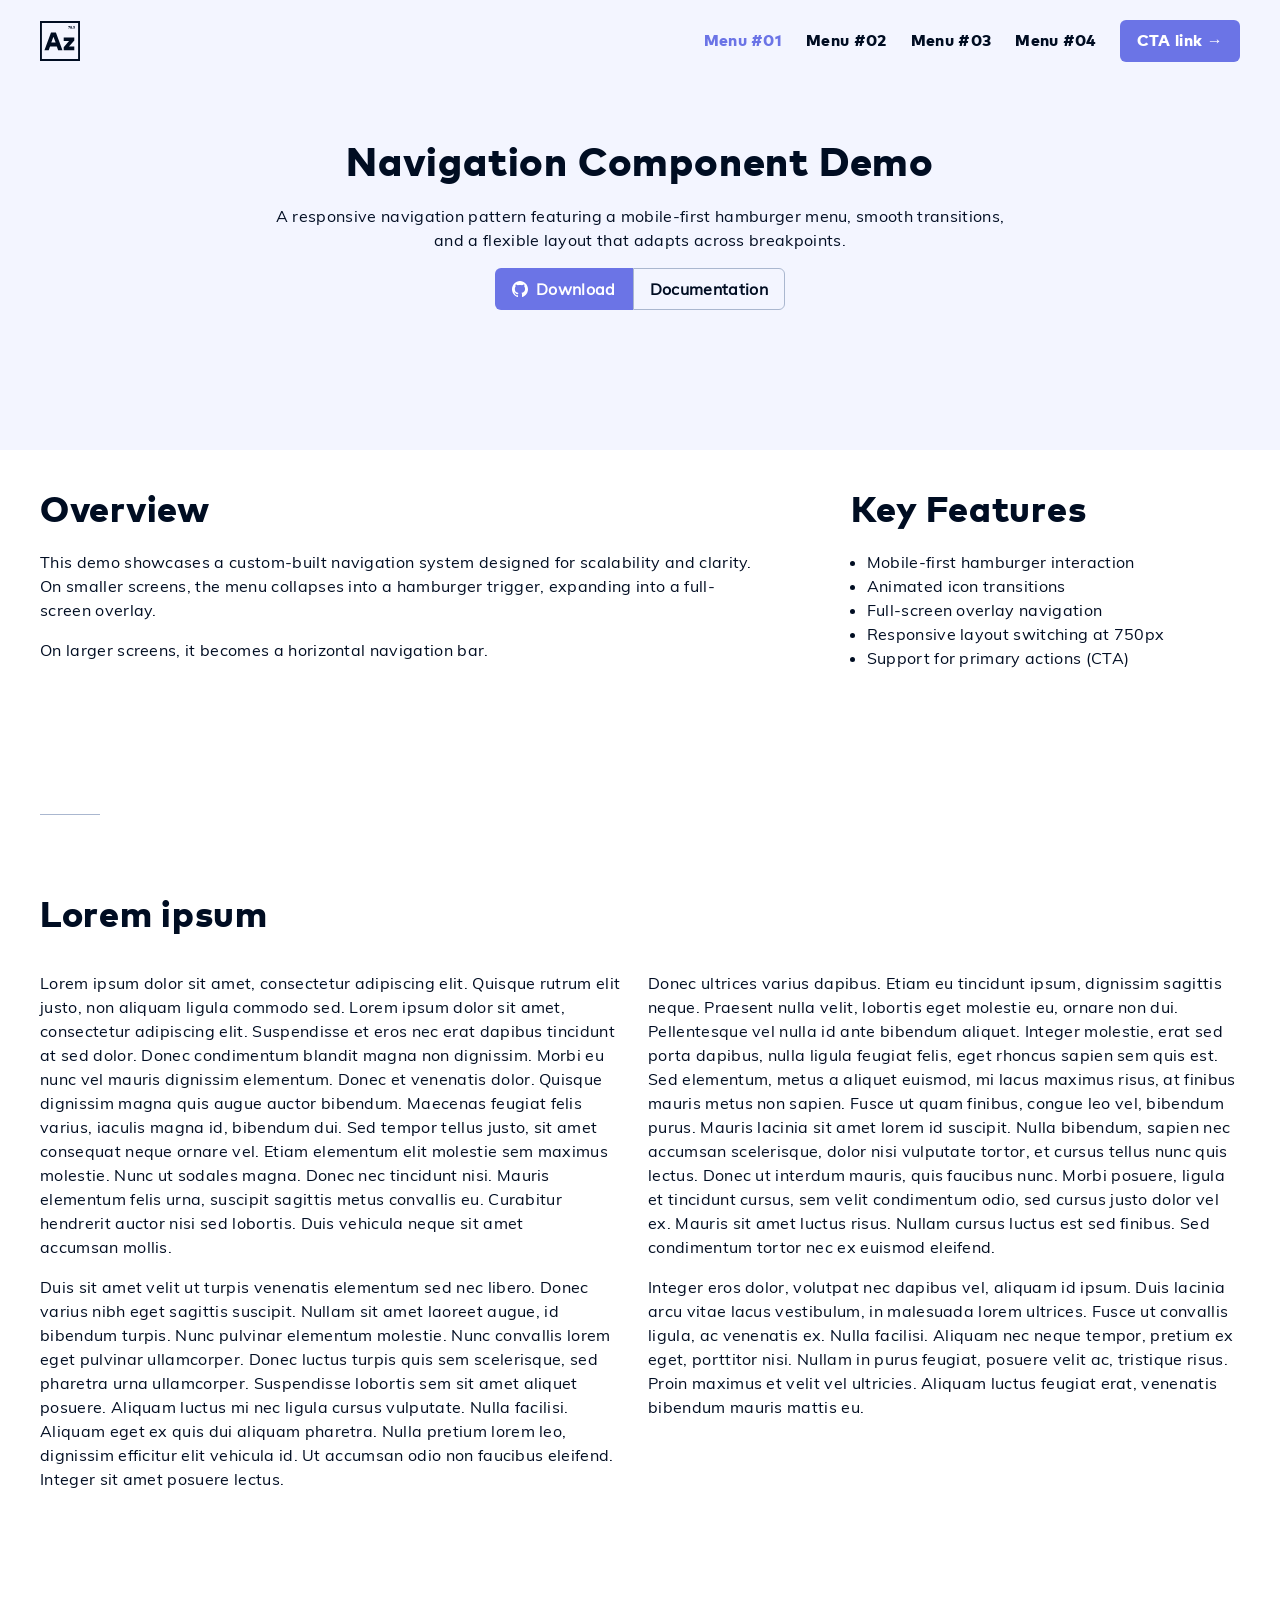
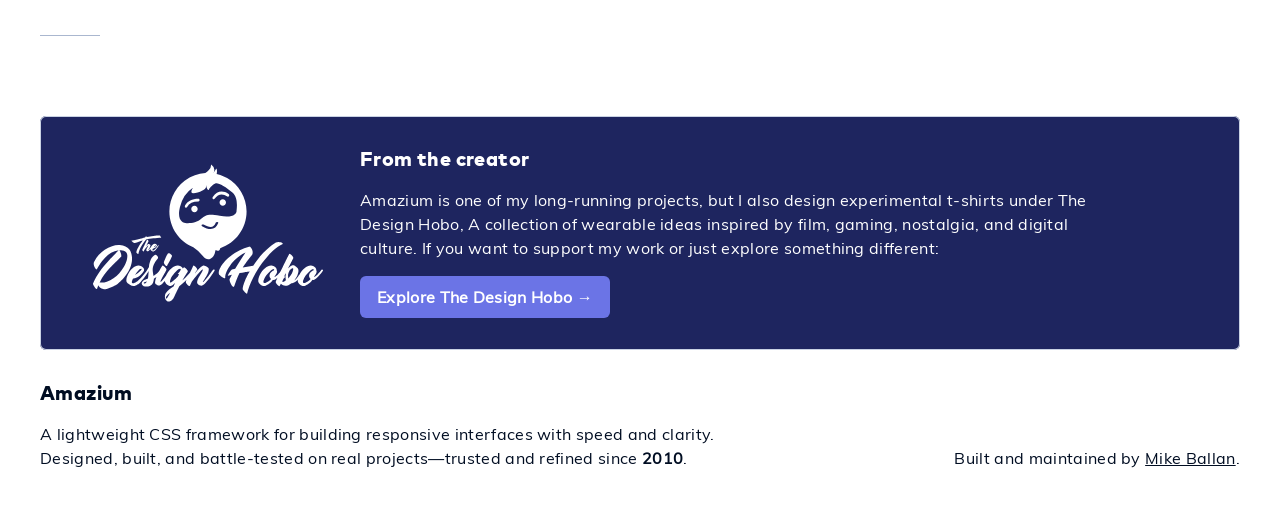
<file: navigation.html>
<!doctype html>
<html lang="en">
<head>
	<meta charset="utf-8" />
	<title>Amazium - Navigation Demo</title>
	<meta name="description" content="">
	<meta name="author" content="">
	<!--[if lt IE 9]>
			<script src="http://html5shim.googlecode.com/svn/trunk/html5.js"></script>
	<![endif]--> 

	<!-- Mobile Specific Metas -->
	<meta name="viewport" content="width=device-width, initial-scale=1, maximum-scale=1" />

	<!-- CSS - Amazium base -->
	<link rel="stylesheet" href="style/variables.css">
	<link rel="stylesheet" href="style/base.css">
	<link rel="stylesheet" href="style/utilities.css">
	<link rel="stylesheet" href="style/grid.css">
	<link rel="stylesheet" href="style/typography.css">
	<link rel="stylesheet" href="style/layout.css?refreshcss=3">

	<!-- CSS - Components -->
	<link rel="stylesheet" href="style/avatar.css">
	<link rel="stylesheet" href="style/badge.css">
	<link rel="stylesheet" href="style/button.css">
	<link rel="stylesheet" href="style/card.css">
	<link rel="stylesheet" href="style/dialog.css">
	<link rel="stylesheet" href="style/lists.css">
	<link rel="stylesheet" href="style/navigation.css?refreshcss=1">
	<link rel="stylesheet" href="style/table.css">

	<!-- CSS - Forms -->
	<link rel="stylesheet" href="style/form-reset.css">
	<link rel="stylesheet" href="style/form-base.css">
	<link rel="stylesheet" href="style/form-behaviour.css">

	<!-- Scripts -->
	<script src="js/scripts.js" defer></script>
	
	<!-- Favicons -->
	<link rel="shortcut icon" href="images/favicon.ico">
	<link rel="apple-touch-icon-precomposed" href="images/apple-touch-icon.png">
</head>
<body>

<button class="hamburger" id="hamburger" type="button">
	<svg width="50" height="50" viewBox="0 0 50 50"><line class="line top" x1="12" y1="18" x2="38" y2="18"/><line class="line middle" x1="12" y1="25" x2="38" y2="25"/><line class="line bottom" x1="12" y1="32" x2="38" y2="32"/></svg>
</button>

<nav class="navigation" id="navigation">
	<div class="navigation__title">
		<a href="#"><svg xmlns="http://www.w3.org/2000/svg" width="63" height="63" viewBox="0 0 63 63" class="icon icon--logo"><path d="M63 0v63H0V0zm-3 3H3v57h57zM25.044 18l10.352 28h-6.863l-2.043-5.88H15.77L13.728 46H7l10.352-28zM54 26v4.71l-8.332 9.643H54V46H37.354v-4.567l8.332-9.786h-8.332V26zm-32.802-1-3.427 9h6.854zm30.18-14.233q.224 0 .392.172a.574.574 0 0 1 0 .811.533.533 0 0 1-.786 0 .57.57 0 0 1-.002-.81.54.54 0 0 1 .396-.173m3.402-2.7v.807h-1.437l-.015.595h.361l.2.008q.481.044.768.304.343.312.343.83 0 .597-.392.955-.392.36-1.002.359-.41 0-.751-.144a1.8 1.8 0 0 1-.452-.27l-.124-.114.422-.643.111.094q.122.091.289.165.25.111.5.111.251 0 .385-.123a.43.43 0 0 0 .133-.331q0-.38-.511-.422l-.136-.006h-.907l.047-2.174zM48.956 8q.382 0 .693.128.31.13.498.38a.95.95 0 0 1 .188.585q0 .584-.554.85.645.267.645.88a.92.92 0 0 1-.2.59 1.23 1.23 0 0 1-.532.38 2 2 0 0 1-.738.129q-.407 0-.738-.128a1.23 1.23 0 0 1-.532-.382.92.92 0 0 1-.2-.588q0-.617.642-.882-.55-.265-.55-.85 0-.332.187-.583a1.15 1.15 0 0 1 .496-.38Q48.573 8 48.956 8m-1.767.068v.687l-1.447 3.1h-1.011l1.446-2.973h-1.643v-.814zm1.767 2.212a.62.62 0 0 0-.388.12.39.39 0 0 0-.157.326q0 .207.156.32a.64.64 0 0 0 .389.113.64.64 0 0 0 .386-.113.37.37 0 0 0 .156-.32.39.39 0 0 0-.157-.327.6.6 0 0 0-.385-.119m0-1.504a.53.53 0 0 0-.338.106.35.35 0 0 0-.134.295q0 .192.134.301.134.11.338.11a.5.5 0 0 0 .335-.11.37.37 0 0 0 .134-.301.35.35 0 0 0-.134-.295.53.53 0 0 0-.335-.106"/></svg></a>
	</div>
	<ol class="navigation__menu">
		<li class="active"><a href="">Menu #01</a></li>
		<li><a href="#">Menu #02</a></li>
		<li><a href="#">Menu #03</a></li>
		<li><a href="#">Menu #04</a></li>
		<li><a href="#" class="btn">CTA link →</a></li>
	</ol>
</nav>

<header class="demo--header">
	<div class="grid">
		<div class="grid__item grid__item--12 txt--center">
			<h1>Navigation Component Demo</h1>
			<p>A responsive navigation pattern featuring a mobile-first hamburger menu, smooth transitions, and a flexible layout that adapts across breakpoints.</p>
			<div class="btn-group">
        <a href="https://github.com/MikeBallan/Amazium-5" target="_blank" class="btn"><svg aria-hidden="true" class="icon" width="64" height="64" viewBox="0 0 64 64"><path d="M32 0L32 0C14.3 0 0 15.3 0 33.4c0 14.4 9.2 26.3 21.7 30.6 1.6 0.3 2.3-0.7 2.3-1.6 0-0.7 0-3 0-5.6 -9 2-10.9-4.3-10.9-4.3 -1.3-3.6-3.5-4.9-3.5-4.9 -2.9-2 0.3-2 0.3-2 3.2 0.3 4.8 3.3 4.8 3.3 2.9 5.3 7.7 3.9 9.3 3 0.3-2 1-3.6 1.9-4.3 -6.7-1-14.5-3.6-14.5-16.4 0-3.6 1.3-6.6 3.2-8.9 -0.3-0.7-1.3-3.9 0.3-8.5 0 0 2.6-1 8.7 3.3 2.9-0.7 5.8-1 8.4-1s5.5 0.3 8 1c6.1-4.3 8.7-3.3 8.7-3.3 1.6 4.6 0.6 7.9 0.3 8.5 1.9 2.3 3.2 5.3 3.2 8.9 0 12.5-7.3 15.4-14.6 16.1 1.3 1 2.4 3 2.4 6.2 0 4.3 0 7.9 0 8.9 0 1 0.5 2 2.1 1.6C55 59.7 64 47.8 64 33.4 64.3 15.3 49.6 0 32 0z"></path></svg>Download</a>
        <a href="http://www.amazium.co.uk" target="_blank" class="btn btn--ghost">Documentation</a>
      </div>
		</div>
	</div>
</header>

<section class="demo--section">
	<div class="grid">
		<div class="grid__item grid__item--8">
			<h2>Overview</h2>
			<p>This demo showcases a custom-built navigation system designed for scalability and clarity. On smaller screens, the menu collapses into a hamburger trigger, expanding into a full-screen overlay.</p>
			<p>On larger screens, it becomes a horizontal navigation bar.</p>
		</div>
		<div class="grid__item grid__item--4">
			<h2>Key Features</h2>
			<ul>
				<li>Mobile-first hamburger interaction</li>
				<li>Animated icon transitions</li>
				<li>Full-screen overlay navigation</li>
				<li>Responsive layout switching at 750px</li>
				<li>Support for primary actions (CTA)</li>
			</ul>
		</div>
	</div>
</section>

<section class="demo--section">
	<div class="grid">
		<div class="grid__item grid__item--6">
			<hr>
			<h2>Lorem ipsum</h2>
		</div>
	</div>
	<div class="grid">
		<div class="grid__item grid__item--6">
			<p>Lorem ipsum dolor sit amet, consectetur adipiscing elit. Quisque rutrum elit justo, non aliquam ligula commodo sed. Lorem ipsum dolor sit amet, consectetur adipiscing elit. Suspendisse et eros nec erat dapibus tincidunt at sed dolor. Donec condimentum blandit magna non dignissim. Morbi eu nunc vel mauris dignissim elementum. Donec et venenatis dolor. Quisque dignissim magna quis augue auctor bibendum. Maecenas feugiat felis varius, iaculis magna id, bibendum dui. Sed tempor tellus justo, sit amet consequat neque ornare vel. Etiam elementum elit molestie sem maximus molestie. Nunc ut sodales magna. Donec nec tincidunt nisi. Mauris elementum felis urna, suscipit sagittis metus convallis eu. Curabitur hendrerit auctor nisi sed lobortis. Duis vehicula neque sit amet accumsan mollis.</p>
			<p>Duis sit amet velit ut turpis venenatis elementum sed nec libero. Donec varius nibh eget sagittis suscipit. Nullam sit amet laoreet augue, id bibendum turpis. Nunc pulvinar elementum molestie. Nunc convallis lorem eget pulvinar ullamcorper. Donec luctus turpis quis sem scelerisque, sed pharetra urna ullamcorper. Suspendisse lobortis sem sit amet aliquet posuere. Aliquam luctus mi nec ligula cursus vulputate. Nulla facilisi. Aliquam eget ex quis dui aliquam pharetra. Nulla pretium lorem leo, dignissim efficitur elit vehicula id. Ut accumsan odio non faucibus eleifend. Integer sit amet posuere lectus.</p>
		</div>
		<div class="grid__item grid__item--6">
			<p>Donec ultrices varius dapibus. Etiam eu tincidunt ipsum, dignissim sagittis neque. Praesent nulla velit, lobortis eget molestie eu, ornare non dui. Pellentesque vel nulla id ante bibendum aliquet. Integer molestie, erat sed porta dapibus, nulla ligula feugiat felis, eget rhoncus sapien sem quis est. Sed elementum, metus a aliquet euismod, mi lacus maximus risus, at finibus mauris metus non sapien. Fusce ut quam finibus, congue leo vel, bibendum purus. Mauris lacinia sit amet lorem id suscipit. Nulla bibendum, sapien nec accumsan scelerisque, dolor nisi vulputate tortor, et cursus tellus nunc quis lectus. Donec ut interdum mauris, quis faucibus nunc. Morbi posuere, ligula et tincidunt cursus, sem velit condimentum odio, sed cursus justo dolor vel ex. Mauris sit amet luctus risus. Nullam cursus luctus est sed finibus. Sed condimentum tortor nec ex euismod eleifend.</p>
			<p>Integer eros dolor, volutpat nec dapibus vel, aliquam id ipsum. Duis lacinia arcu vitae lacus vestibulum, in malesuada lorem ultrices. Fusce ut convallis ligula, ac venenatis ex. Nulla facilisi. Aliquam nec neque tempor, pretium ex eget, porttitor nisi. Nullam in purus feugiat, posuere velit ac, tristique risus. Proin maximus et velit vel ultricies. Aliquam luctus feugiat erat, venenatis bibendum mauris mattis eu.</p>
		</div>
	</div>
</section>

<footer class="demo--section">
	<div class="grid">
		<div class="grid__item grid__item--12">
			<hr>
			<div class="card card--design-hobo">
				<div class="card__body">
					<div class="grid">
						<div class="grid__item grid__item--3 u-center">
							<svg xmlns="http://www.w3.org/2000/svg" viewBox="0 0 5667 3374" class="icon icon--hobo"><path d="m1539.64 2224.205.6.12 1.158.242 1.102.24.529.122 1.015.24.959.242.457.12.873.242q.843.24 1.573.482a22 22 0 0 1 2.239.897l.613.29q.625.305 1.292.663l.678.37.7.399.358.209.732.437.753.465.775.49 1.203.788 1.251.847.861.597.883.625.904.651.926.678.947.705.969.731.99.759 1.268.985.258.202q12.4 9.737 22.733 23.575t13.434 29.726-10.334 30.237l-1.165 1.355-1.62 1.897-2.128 2.519-2.244 2.682-2.847 3.436-3.014 3.67-1.57 1.925-3.265 4.025-3.433 4.26-3.6 4.497-3.766 4.732-3.267 4.124-2.697 3.417q-22.218 28.188-42.367 65.6-20.15 37.414-34.1 83.54-13.95 46.125-9.817 95.326l.247 3.36.255 3.33.263 3.297.27 3.267.28 3.234.287 3.203.445 4.746.463 4.675.318 3.077.163 1.526.33 3.03q.252 2.26.511 4.485l.35 2.951q.267 2.202.54 4.368l.371 2.872a605 605 0 0 0 3.468 23.14l1.317 7.59 1.086 6.205 1.076 6.108 1.419 7.996 1.402 7.824 1.04 5.757 1.373 7.526 1.354 7.355 1.005 5.405q16.534-9.225 32.55-20.5 16.017-11.275 32.55-24.6 20.667-17.427 37.717-34.851 16.442-16.803 33.363-37.419l1.254-1.532 2.666-3.592 2.037-2.933.504-.942q9.375-17.536 18.45-33.492l1.685-2.955 2.172-3.793 2.143-3.727 2.113-3.66 2.084-3.592 2.732-4.687 2.68-4.568 1.977-3.348 2.589-4.36 1.907-3.192 1.878-3.125 2.458-4.063 2.406-3.945 1.77-2.88 1.74-2.814 1.712-2.746 1.681-2.68 2.273-3.591 1.879-2.949 2.143-3.341 2.347-3.626 2.182-3.332 1.738-2.622 1.618-2.407 1.01-1.485.958-1.39 1.12-1.601.425-.599 1.002-1.392.742-1.006.687-.91.324-.42.46-.583.43-.53.269-.323q5.126-8.096 21.014 1.012 15.89 9.106 33.315 25.803 17.427 16.698 31.266 36.935l.893 1.32a156 156 0 0 1 3.3 5.126l.755 1.243q9.091 15.138 9.915 25.705l-.002.13-.015.28a8 8 0 0 1-.05.46l-.054.336-.068.358-.083.381-.098.404-.113.427-.129.449-.143.472-.159.494-.174.517-.189.54-.204.563-.219.585-.234.608-.38.955-.272.665-.436 1.04-.47 1.09-.505 1.142-.538 1.193-.77 1.67-.832 1.76-.663 1.381-.697 1.431-.982 1.988-1.313 2.613-1.407 2.754-1.541 2.977-1.959 3.753-1.516 2.887-2.617 4.95-2.175 4.082-2.82 5.26-2.337 4.33-3.64 6.703-3.16 5.775-3.938 7.157-4.101 7.405-4.405 7.914-4.5 8.056-4.597 8.198-2.335 4.152-4.74 8.412-3.62 6.402-4.909 8.66-3.745 6.59-3.799 6.668-1.278 2.24a2171 2171 0 0 0-2.47 4.34l-2.44 4.31-3.603 6.409-2.365 4.235-1.171 2.107-2.32 4.19-3.422 6.23-2.244 4.117-2.214 4.087-2.725 5.067-2.678 5.02-1.058 1.995-2.094 3.967q-1.038 1.977-2.063 3.938l-2.033 3.909-1.006 1.943-1.614 3.135-1.821 3.56-1.779 3.501-1.735 3.444-1.693 3.384-1.105 2.225-1.086 2.198-1.594 3.248-1.038 2.134-1.02 2.107-1 2.082-1.466 3.073-.953 2.017-.935 1.99-1.365 2.938-.887 1.926-1.295 2.84-1.252 2.782-.81 1.822-.792 1.796-.773 1.77-1.124 2.607-.461 1.087-.662 1.592-.421 1.035-.405 1.015-.39.995-.372.974-.53 1.422-.492 1.376-.457 1.33-.285.86-.268.84-.253.82-.236.8-.22.778-.204.758-.188.737-.172.717-.08.35-.148.687q-.07.338-.132.665l-.116.645a30 30 0 0 0-.183 1.228l-.068.583q-.03.287-.051.563l-.036.542q-.19 3.721 1.192 5.429 2.535 3.129 8.992-.515l.556-.322.284-.17.578-.36.294-.189.6-.396q.302-.204.613-.42l.627-.445.32-.232.648-.481.663-.507.677-.53.692-.556.705-.58.72-.604.734-.63.749-.653.98-.871.996-.9 1.011-.927 1.027-.955 1.305-1.233 1.328-1.277 1.353-1.32 1.376-1.365 1.119-1.123 1.706-1.736 1.157-1.192 1.172-1.22 1.187-1.249 1.81-1.925 1.226-1.318 1.24-1.346 1.257-1.373 1.271-1.402 1.287-1.43 1.302-1.457 1.318-1.486 1.333-1.513 1.348-1.542 1.363-1.569 1.38-1.597 1.393-1.625 1.41-1.653 2.508-2.961 2.731-3.242 2.773-3.308 2.815-3.374 1.9-2.286 2.885-3.484 3.91-4.747 2.983-3.638 3.023-3.703 4.097-5.041 3.121-3.858 3.163-3.923 4.282-5.334 3.26-4.078 4.413-5.539a2898 2898 0 0 0 30.752-39.391l2.72-3.553.542-1.286q6.84-16.165 15.287-32.404l.85-1.624q22.6-43.041 54.448-83.52t68.832-71.222q36.985-30.744 77.05-48.678t81.16-15.884q26.71 1.024 50.339 12.81 23.628 11.785 46.23 29.206 8.22 8.199 13.869 15.372 5.274 6.696 9.205 13.39l.555.957 20.546-26.644.137-.213q5.21-7.864 20.924 1.238 15.924 9.222 33.388 26.132 17.465 16.908 31.334 37.404.463.684.91 1.36l.882 1.346q12.146 18.746 13.104 32.137l-.186.532-.217.571-.195.485-.214.51-.234.535-.254.56-.273.586-.292.61-.475.963-.34.673-.548 1.056-.798 1.496-.428.786-.678 1.225-.722 1.282-.766 1.338-.81 1.395-.853 1.45-.897 1.508-.622 1.036-1.64 2.7-1.4 2.273-2.46 3.96-3.12 4.986-3.303 5.24-2.303 3.636-3.607 5.666-3.79 5.921-2.628 4.089-4.794 7.429-6.458 9.987-4.696 7.284-5.988 9.31-8.604 13.418-6.303 9.859-3.937 6.172-2.736 4.305-2.705 4.275-2.675 4.245-2.644 4.214-2.614 4.184-2.583 4.154-2.554 4.123-2.522 4.093-3.111 5.074-3.67 6.026-3.006 4.97-1.19 1.974-3.21 5.773-4.996 9.023-4.331 7.852-5.398 9.824-4.666 8.52-3.082 6.148 2.841-2.369a1270 1270 0 0 0 68.559-61.68q34.416-33.306 68.318-71.223a1433 1433 0 0 0 44.367-52.039l2.693-4.187 4.964-9.982 4.594-9.284 2.977-6.042 2.188-4.454 3.561-7.274 4.132-8.485 2.67-5.508 3.24-6.718 2.514-5.242 5.456-11.4 4.81-9.992 3.62-7.461 3.154-6.442 2.274-4.59 1.586-3.163 4.133-9.273 4.084-9.108 3.065-6.786 1.691-3.721 3.05-6.652 2.384-5.136 1.51-3.279 1.361-3.005.826-1.852.94-2.144.839-1.954.597-1.427.532-1.306.241-.607.331-.854.774-2.068.433-1.118.2-.497.278-.668.171-.393.16-.352.148-.31.201-.388.12-.207.055-.088.103-.145q.146-.186.24-.186.517 0 .517 1.024 4.97-7.869 19.954-.157l.84.44.427.23q16.044 8.708 33.124 25.614t30.02 36.886q12.939 19.98 12.939 34.323 0 2.423-2.892 7.07l-.462.728-.244.374-.513.768q-.266.39-.548.794l-2.095 2.985-2.147 3.036-1.093 1.537-2.224 3.112-2.274 3.162q-4.83 6.695-9.662 12.05l-1.32 1.448-.886.983-.55.62-.764.878-.47.55-.436.523-.594.73-.522.669-.307.41-.339.473-.288.43-.101.16-.178.298-.146.27-.628 1.074-1.237 2.135-1.211 2.116q-.3.525-.596 1.05l-1.171 2.088a399 399 0 0 0-2.265 4.118l-1.093 2.031-1.067 2.012a339 339 0 0 0-2.553 4.948l-.975 1.946q-8.661 17.43-13.082 31.81a1547 1547 0 0 1 58.485-76.332q30.537-37.398 59.521-65.574t55.38-44.57 47.1-13.32q1.034.17 2.123.385l1.103.224.561.12 1.143.256 1.17.277q1.479.36 3.043.788l1.264.352.643.184 1.304.384 1.332.406 1.359.427 1.385.448.703.232 1.426.48 1.453.502 1.854.657 1.896.69.77.286 1.562.587 1.587.608 1.615.63 1.642.65 1.668.673q20.185 8.197 39.336 19.468 19.15 11.27 33.124 25.614t15.01 28.689q1.035 39.96-12.422 78.381-13.457 38.423-34.16 75.308a959 959 0 0 1-42.684 69.039l-1.827 2.682q-23.808 34.836-43.476 68.648-5.175 8.198-8.28 15.369-3.106 7.172-1.036 9.221 2.688 3.327 9.742-.907l.571-.35.586-.376.599-.399.305-.209.935-.662.641-.472.655-.496.67-.52.339-.269 1.04-.844.711-.592.725-.617.739-.641.868-.768.998-.896 1.013-.925 1.03-.953 1.043-.982.528-.5 1.337-1.285 1.361-1.328.551-.544 1.114-1.108 1.13-1.137 1.145-1.165 1.16-1.193 1.176-1.222 1.191-1.25 1.207-1.277 1.222-1.307 1.238-1.334 1.253-1.363 1.268-1.391 1.284-1.42 1.3-1.447 1.315-1.476 1.33-1.504 1.346-1.532 1.362-1.56 1.376-1.59 1.393-1.617 2.117-2.478 1.431-1.688 2.673-3.17 2.713-3.234 2.754-3.298 3.734-4.496 2.848-3.448 3.86-4.696 3.932-4.81 2.997-3.682 3.036-3.746 4.112-5.095 5.241-6.528 5.353-6.706 3.266-4.109 1.098-1.384a3002 3002 0 0 0 52.792-68.648l54.458-72.958 6.305-8.425 7.133-9.5 5.923-7.858 6.688-8.838 6.448-8.482 4.459-5.841 4.337-5.66q7.245-6.147 15.527-6.66 8.28-.51 13.974 3.075t7.764 11.27q2.07 7.684-1.035 16.906l-6.954 10.899-5.409 8.435-4.25 6.608-9.778 15.145-6.406 9.883-10.162 15.628a2032 2032 0 0 1-14.634 22.144l-3.352 4.987a2247 2247 0 0 1-12.019 17.643l-3.516 5.095-3.552 5.12a2490 2490 0 0 1-10.875 15.5l-3.698 5.215-3.734 5.24a2366 2366 0 0 1-62.108 82.991q-32.09 40.984-63.144 72.746t-59.521 50.205-50.204 15.37q-12.423-2.05-28.984-9.222a189.3 189.3 0 0 1-31.572-17.418q-15.01-10.245-25.361-23.053t-10.352-27.152q-2.07-23.566 7.246-51.742t24.844-58.914q20.158-41.901 44.241-78.459l1.305-1.972q24.844-37.397 44.511-76.332l.93-1.942.91-1.915 1.753-3.747 1.26-2.738.812-1.79 1.18-2.636.758-1.722.738-1.694.717-1.667.695-1.64 1.002-2.408.642-1.57.62-1.544.302-.761.588-1.502.567-1.474.81-2.16.762-2.099.481-1.364.347-1.012.328-.986q.159-.487.307-.96l.289-.936.136-.458.259-.896q.31-1.106.56-2.13l.19-.807.17-.782.15-.756q1.262-6.688-.665-9.232-2.259-2.794-7.905-.406l-.546.239q-.83.376-1.728.858l-.607.334-.31.175-.629.368-.645.392-.661.416-.336.216-.684.451-.699.474-.714.498-.73.521-.745.545-.76.568-.777.592-.79.615-.402.316q-.527.417-1.061.847l-1.078.875-1.094.9-1.111.93-1.128.955-1.144.982-1.161 1.01-1.475 1.3-1.5 1.342-1.22 1.104-1.235 1.132-1.885 1.748-1.278 1.199-1.947 1.85-1.985 1.91-1.344 1.307-1.361 1.335-1.377 1.361-1.395 1.39-1.41 1.415-1.428 1.443-1.444 1.47-1.46 1.497-1.478 1.524-1.494 1.55-1.51 1.58-1.528 1.604-1.762 1.864-3.007 3.195-3.051 3.26-3.095 3.326-2.088 2.254-3.169 3.434-3.212 3.5-3.257 3.566-3.3 3.63-2.226 2.458-3.374 3.74-3.418 3.805-3.462 3.87-2.332 2.617-2.352 2.646-4.763 5.378-3.624 4.11q-27.948 31.763-56.415 66.087a3955 3955 0 0 0-52.078 64.115l-7.05 8.893-4.174 5.283-4.086 5.18-6.933 8.82-3.84 4.9-3.748 4.796-6.345 8.147-4.364 5.628-5.052 6.542-3.256 4.233-2.228 4.422-2.187 4.36-1.434 2.875-2.814 5.667-1.38 2.794-2.033 4.14-1.333 2.727-1.965 4.04-1.287 2.659-1.896 3.939-1.24 2.592-1.827 3.839-1.194 2.525-1.758 3.738-1.715 3.678-1.674 3.618-1.093 2.378-1.605 3.517-1.047 2.31-1.536 3.417-1 2.244-.983 2.218-1.645 3.726-1.408 3.151-1.358 3.004-1.052 2.297-.515 1.113-1.005 2.155-.974 2.061-.943 1.967-.911 1.871-.664 1.342-.857 1.707-.622 1.218-.605 1.165-.587 1.111-.57 1.059-.552 1.005-.358.64-.523.918-.339.582-.33.558-.324.534-.623.998-.3.464-.435.651-.417.598-.269.37-.26.345-.377.474-.242.287-.233.263-.226.239-.11.11q-5.175 8.197-20.703 0t-32.09-24.59q-16.56-16.393-30.018-36.373t-14.492-34.323a11.5 11.5 0 0 1-.093-1.943l.02-.499q.015-.255.036-.522l.051-.546.031-.282.074-.583.088-.607.104-.63.119-.655.133-.68.073-.348.24-1.082.179-.751.194-.776.209-.8.224-.823.239-.848.254-.872.27-.896.283-.92.3-.945.314-.969.5-1.498.352-1.028.367-1.053.382-1.077.397-1.102.624-1.697.658-1.751.691-1.806.726-1.86.76-1.914 1.215-3.02 1.514-3.715 1.307-3.17 1.077-2.586 1.665-3.96 1.144-2.693 1.17-2.738 1.232-2.862-.705.738q-24.39 25.479-48.627 47.97l-1.671 1.548a2078 2078 0 0 1-129.445 110.164l-7.965 16.321-6.664 13.603-8.695 17.687-9.102 18.446-6.612 13.364q-.96 1.936-1.922 3.889l-1.93 3.923-1.938 3.957-1.946 3.992-1.954 4.026-1.963 4.061-1.97 4.095-1.979 4.13-1.986 4.164-1.995 4.198-2.003 4.233-2.011 4.267-2.02 4.301-2.027 4.336-2.035 4.37-2.043 4.406-2.052 4.439-2.06 4.473-2.068 4.508-2.076 4.543-2.084 4.577-3.141 6.93-20.622 43.517-10.246 21.723-1.116 2.356-1.106 2.322-1.098 2.286-1.628 3.365-1.074 2.2-1.064 2.164-1.056 2.13-1.046 2.094-1.036 2.06-1.028 2.026-1.018 1.99-1.008 1.955-1 1.921-.99 1.886-1.468 2.763-.966 1.799-.958 1.763-.948 1.73-1.172 2.111-.233.416q-9.76 17.422-19.519 30.231l-1.363 1.78-.695.898-1.414 1.816-.72.917-1.466 1.852q-.743.932-1.5 1.876l-1.535 1.901-1.568 1.926-1.603 1.95-1.637 1.973-1.67 1.999-1.706 2.022-1.74 2.048-1.773 2.071-1.808 2.096-.917 1.057-1.736 1.29q-.867.64-1.729 1.265l-1.72 1.241q-8.583 6.145-16.768 11.07l-1.633.972q-23.213 13.688-43.19 17.468-29.794 5.636-51.881-5.124-22.088-10.761-35.957-33.306t-18.492-50.214-.514-56.876 18.492-52.776q36.984-58.413 84.755-95.818 46.887-36.712 105.154-72.93l2.203-1.367 40.066-89.156-2.32 2.309-2.398 2.372-3.315 3.261-3.45 3.374-3.584 3.486-3.72 3.6-4.348 4.182-.494.474a475 475 0 0 1-27.738 24.594q-14.382 11.786-28.251 20.496t-26.197 9.736q-14.383 2.05-30.307-2.05t-28.252-11.273q-31.847-17.42-59.071-44.578-27.225-27.155-30.307-62a191 191 0 0 1-.202-4.434l-.047-1.593-.543.656q-21.904 26.367-43.313 48.327l-1.338 1.369q-30.752 31.369-58.942 49.584-1.375.888-2.735 1.726l-1.355.825q-25.675 15.441-45.627 12.627-12.3-2.023-27.677-8.095t-28.19-15.685-22.04-21.25q-9.225-11.637-9.225-25.804-1.025-31.37 10.763-72.858 8.454-29.749 20.332-61.058l1.224-3.211-.006-.004-.758.547a355 355 0 0 1-7.151 4.985l-.93.63q-24.284 16.401-53.217 31.776 0 23.576-4.65 47.15-4.65 23.576-16.017 52.276-17.567 43.05-50.117 64.064-32.55 21.012-67.167 28.188t-65.617 3.587l-1.922-.228-1.892-.234-.935-.12-1.847-.246a299 299 0 0 1-2.713-.38l-1.771-.263-.874-.134-1.726-.274q-1.283-.207-2.531-.423l-1.65-.29-.814-.148-1.604-.302-2.35-.465-1.53-.319q-.756-.161-1.498-.325l-1.468-.333a154 154 0 0 1-2.846-.687l-1.377-.354-1.347-.36q-7.993-2.187-13.805-4.878-46.5-21.525-49.084-58.425-2.582-36.9 30.484-70.726 12.16-12.925 37.098-24.038l1.735-.764q1.313-.571 2.66-1.139l1.81-.753q1.37-.564 2.774-1.122l4.59-1.807 10.061-3.934 7.859-3.054 9.506-3.675 12.76-4.902 13.36-5.101 9.244-3.512 9.51-3.6q7.233-46.125 10.85-95.327l.264-3.562.265-3.53.534-6.96.54-6.832.408-5.038.412-4.964.414-4.892.418-4.818.42-4.746.283-3.122.426-4.624.428-4.55.432-4.477.435-4.403.439-4.33.44-4.258.445-4.184.298-2.749.45-4.062q0-1.025.028-1.993l.035-.957-.086-.011-1.819 2.91-1.421 2.261-1.446 2.292-2.969 4.677-1.522 2.386-2.33 3.636-3.195 4.956-3.295 5.081-3.396 5.205-2.613 3.986-2.669 4.055-2.726 4.125-3.16 4.762-2.78 4.18-4.223 6.331-4.285 6.402-2.89 4.307-2.92 4.34-4.429 6.568-4.491 6.64-4.554 6.71-3.07 4.514-4.656 6.83-4.719 6.902-.972 1.406-1.968 2.834q-.993 1.424-2 2.861l-2.547 3.616-2.596 3.66-1.053 1.476-2.13 2.972-2.707 3.756-2.757 3.799-2.243 3.07-2.275 3.099-2.307 3.126-2.339 3.154-2.371 3.182-2.404 3.21-2.436 3.238q-19.619 26.016-41.817 52.54a1321 1321 0 0 1-45.43 51.52q-23.232 24.995-44.915 43.358-6.79 6.338-15.029 12.81l-1.75 1.364q-1.325 1.025-2.686 2.052l-1.83 1.372q-12.004 8.926-26.717 18.109-29.427 18.363-56.272 22.444-11.626 1.641-28.264-.018l-1.813-.189a231 231 0 0 1-6.577-.813q-1.448-.2-2.858-.408l-1.864-.282-.92-.143-1.814-.294-1.78-.3q-.442-.076-.879-.154l-1.731-.312a215 215 0 0 1-2.535-.483l-1.648-.332q-.816-.168-1.615-.34l-1.582-.347-1.55-.354q-8.043-1.884-14.258-4.192l-.588-.22a206 206 0 0 1-8.365-3.32l-1.747-.745a268 268 0 0 1-5.388-2.392l-1.845-.85a326 326 0 0 1-5.683-2.714l-1.944-.957-1.968-.985q-.99-.499-1.992-1.01l-2.017-1.039-1.018-.529-2.054-1.077a461 461 0 0 1-2.078-1.105l-2.104-1.131q-21.683-11.733-41.816-27.545t-34.59-33.667q-14.454-17.853-15.487-35.196-3.098-35.707 7.227-78.045 10.326-42.337 30.976-85.186 20.65-42.848 49.56-82.635t64.016-70.394 73.825-48.459 80.02-15.813q26.845 1.02 50.076 12.753 23.232 11.732 46.98 29.075 6.29 6.216 11.353 12.079l1.11 1.298q12.317 14.56 16.963 26.92 6.712 17.854 3.614 34.177t-14.455 32.136l-1.7 2.357-1.733 2.384q-.876 1.2-1.768 2.413l-1.802 2.44-1.835 2.47-.93 1.244-1.887 2.51-1.92 2.54-.974 1.28-1.971 2.58q-.995 1.296-2.006 2.608l-2.04 2.637-2.073 2.664-3.174 4.05q-26.846 35.707-59.37 60.7-32.524 24.996-64.531 41.829t-60.919 25.505l-1.01.301-2.004.59-1.978.571-1.953.552-1.927.533-1.901.515-1.877.495-1.85.477-1.826.458q-.906.224-1.8.438l-1.775.42-.877.204-1.737.392q-.862.19-1.71.373l-1.686.354-1.66.335q-.825.163-1.635.317l-1.61.297q-9.18 1.658-16.68 2.07-.55 1.087-1.082 2.158l-1.046 2.122a269 269 0 0 0-5.099 11.022q-3.098 7.141-5.162 13.263a516 516 0 0 0-9.81 27.545q-4.646 14.283-6.194 26.525t2.581 20.914 17.553 10.712q18.114 2.557 43.796-7.703l1.563-.634a194 194 0 0 0 8.848-3.905q24.393-11.478 51.4-30.702l2.405-1.724a513 513 0 0 0 15.89-11.953q37.17-29.075 76.405-69.373 38.344-39.382 73.73-86.07l1.644-2.176 66.306-87.1.992-1.808.039-.163q.63-2.536 1.803-5.253l.225-.511 56.834-91.227.082-1.66q1.07-20.811 4.05-44.465 3.102-24.6 11.368-51.251 11.366-45.1 29.45-85.076 18.083-39.975 40.817-63.551l2.33-2.304 1.528-1.504 2.256-2.208 2.211-2.15 2.168-2.093 2.821-2.701 2.064-1.959 1.352-1.273 1.332-1.249 1.312-1.222 1.931-1.786 1.264-1.158 1.243-1.133 1.224-1.107 1.204-1.082 1.184-1.056 1.74-1.536 1.136-.992 1.666-1.44 1.086-.929 1.066-.902 1.047-.877 1.027-.851 1.008-.826 1.22-.99 1.794-1.431.587-.464 1.16-.905 1.138-.878 1.118-.85 1.638-1.223 1.067-.78 1.304-.937 1.272-.893q.502-.348.995-.683l.974-.655q.48-.32.953-.628l.933-.6.912-.57q.226-.141.448-.276l.881-.53.861-.502a55 55 0 0 1 3.619-1.915l.376-.178q8.784-4.1 13.95-3.075M1897 3159l-29.028 25.723-1.945 1.72-1.968 1.755-1.993 1.789-2.016 1.822-2.04 1.858-2.064 1.891-2.087 1.926-3.176 2.953-2.147 2.011-2.171 2.046-2.195 2.08-2.219 2.114-3.372 3.235-1.136 1.096q-16.515 15.948-27.526 32.411t-13.513 30.353q-2.503 13.89 10.51 22.122 6.347 3.625 14.681-4.753l.54-.553a48 48 0 0 0 1.644-1.809l.556-.653q.14-.165.28-.335l.563-.69q.564-.704 1.137-1.457l.575-.765.579-.79.291-.405.732-1.038.443-.642q.803-1.175 1.64-2.427l.676-1.013 1.11-1.682 1.138-1.745 1.167-1.808.793-1.24 1.214-1.914 1.663-2.65 1.28-2.062 1.752-2.847 2.26-3.717 1.394-2.315 1.903-3.184 2.45-4.14 2.017-3.438 1.027-1.761 2.093-3.607 1.602-2.779 2.734-4.772 2.244-3.945 2.876-5.089 10.045-19.385 6.471-12.511q8.009-15.495 15.572-32.812zm2675.48-1251.86q33.475 1.536 58.71 10.751 25.236 9.216 38.11 22.528a64 64 0 0 1 2.238 2.431l.578.675q9.318 11.066 3.88 17.374-57.68 23.55-121.025 67.583-63.345 44.031-128.75 104.958t-131.325 135.678-127.72 159.741-118.965 177.661-105.575 188.413-85.49 193.02-59.74 191.486q-1.882 6.55-10.215 3.694l-.638-.229a28 28 0 0 1-.992-.393q-9.784-4.097-22.66-14.336-12.874-10.24-26.265-25.6-13.389-15.36-24.72-30.72t-18.54-28.67q-7.21-13.313-5.15-20.48.295-8.778 1.514-18.767l.253-2.01q1.05-8.087 2.69-16.952l.42-2.228q.215-1.12.438-2.252l.457-2.277q.232-1.145.475-2.3l.493-2.326q.252-1.168.512-2.349l.531-2.373.549-2.398q.279-1.204.568-2.422l.586-2.446.3-1.233.613-2.482.633-2.507.323-1.263.66-2.543.337-1.28.688-2.58.35-1.3a743 743 0 0 1 4.538-16.001l.974-3.27.495-1.644 1.006-3.304.512-1.661 1.04-3.34 1.062-3.362a963 963 0 0 1 6.834-20.66l1.216-3.524 1.238-3.547.627-1.783 1.272-3.582.644-1.8 1.304-3.616 1.326-3.64q.67-1.826 1.349-3.663l1.37-3.686q1.036-2.775 2.097-5.573l1.426-3.744a1334 1334 0 0 1 2.18-5.66l1.48-3.802q1.16-2.961 2.346-5.948l1.595-3.99q.804-2.002 1.62-4.013l1.645-4.034a1278 1278 0 0 1 2.514-6.089l1.707-4.085.863-2.05 1.745-4.117q10.982-25.796 23.914-53.224l2.082-4.399q2.094-4.41 4.238-8.86l2.157-4.462 2.181-4.483 2.207-4.503 2.231-4.525q17.757-35.883 37.98-73.403l3.127-5.782q3.926-7.24 7.943-14.54l3.228-5.85a2880 2880 0 0 1 18.277-32.518l-9.053 1.266-9.097 1.278-13.724 1.94-9.203 1.31-13.884 1.985-9.31 1.34-9.352 1.35-9.395 1.364-14.173 2.068-14.268 2.095-9.566 1.411q-62.315 9.215-127.205 20.48-41.2 79.871-71.585 157.693t-57.164 163.838q-9.27 27.647-28.325 17.92-9.4-4.8-19.052-14.458l-1.044-1.059q-4.44-4.558-8.934-10.143l-1.058-1.328a201 201 0 0 1-6.379-8.565l-1.068-1.527-1.07-1.556-.535-.788q-20.085-29.696-35.535-70.655-15.212-40.33-15.447-75.695l-.003-1.104 57.68-111.614-5.259 1.587a3441 3441 0 0 1-41.606 12.237 923 923 0 0 0-46.865 14.848q-6.545 2.789-5.027-5.391l.112-.567.063-.293.14-.605.077-.312a69 69 0 0 1 1.688-5.608l.386-1.098q.898-2.5 2.043-5.246l.522-1.233q.4-.933.828-1.895l.583-1.294.607-1.318.313-.668.643-1.354.669-1.38.693-1.403.717-1.427.742-1.452.869-1.673.998-1.9 1.026-1.93 1.055-1.963 1.084-1.995 1.112-2.027 1.14-2.058 1.17-2.091 1.197-2.122 1.226-2.155 1.254-2.186 1.283-2.218 1.312-2.25 1.34-2.282 1.368-2.313 1.398-2.346 2.149-3.578q12.36-20.48 25.235-38.4t24.72-30.719l.462-.498.915-.974.9-.944.887-.914.872-.885q.432-.434.858-.854l.843-.824.416-.401.823-.78a93 93 0 0 1 1.992-1.818l.773-.674.758-.645q.75-.63 1.473-1.2l.715-.555.7-.525q2.95-2.169 5.383-3.256l.285-.125 79.31-17.407 3.793-6.408q56.976-96.123 118.776-192.245 63.861-99.327 132.87-201.725-77.25 33.792-146.26 83.455t-126.174 107.006-101.97 118.782q-44.805 61.44-74.16 118.782-29.355 57.343-42.745 106.494l-.586 2.176-.286 1.082-.559 2.15q-.549 2.142-1.062 4.249l-.503 2.098-.245 1.043-.476 2.073q-8.873 39.219-4.523 66.024 2.06 13.312-7.725 14.848t-26.265-4.608-36.565-17.92q-20.085-11.775-37.595-25.6-17.511-13.823-30.9-27.135-13.39-13.311-15.45-23.551-13.39-34.816 2.06-89.599 13.336-47.286 46.24-101.44l1.617-2.645a648 648 0 0 1 7.563-12.006l1.745-2.691q19.435-29.818 44.125-60.525l2.421-2.997q27.38-33.75 61.089-68.572 65.919-68.095 152.955-132.094 87.035-63.999 193.124-117.246 106.09-53.247 227.63-88.062 5.657-2.812 7.862 5.528l.158.633.15.663.07.344 3.09-5.12.135-.195q4.16-5.826 14.8 1.73 10.816 7.68 22.66 24.064 11.845 16.384 22.66 39.424t15.45 48.639.515 51.199-20.6 46.08l-3.933 4.722-1.957 2.355-3.895 4.698-3.87 4.681-3.845 4.666-3.82 4.65-1.9 2.318-3.78 4.625-3.756 4.608-3.73 4.593-3.706 4.576-1.843 2.282-3.667 4.552-3.642 4.535-3.617 4.52-3.591 4.502-1.786 2.246-3.553 4.478-3.528 4.463-4.374 5.555-4.335 5.53-4.295 5.504-4.256 5.479-3.375 4.365-3.35 4.348-3.326 4.333-1.653 2.16-3.287 4.308-3.262 4.292-4.845 6.407-3.199 4.25-3.173 4.236-4.712 6.322-3.11 4.194-4.617 6.26-1.527 2.08q-1.93 2.633-3.848 5.258l-3.822 5.243-3.793 5.227-1.886 2.607-3.753 5.204q-4.672 6.495-9.26 12.94l-3.655 5.149a2841 2841 0 0 0-19.612 28.037l-3.477 5.047q-4.328 6.299-8.57 12.548l-3.38 4.992-3.351 4.976-3.325 4.96q-1.655 2.477-3.297 4.946l-3.269 4.93-1.624 2.458-3.228 4.906a2322 2322 0 0 0-9.519 14.623l-3.117 4.843-1.549 2.415 255.44-40.96 2.236-3.37q52.644-79.22 114.67-158.93a2009 2009 0 0 1 134.414-155.646q71.07-74.238 148.32-139.774 77.25-65.535 160.68-115.71 32.96-15.36 66.435-13.823m-3913.776 77.856q84.33 6.141 141.408 34.29 57.077 28.147 91.53 70.114 34.451 41.966 50.392 93.656 15.66 50.784 18.914 104.036l.112 1.903q4.113 69.603-9.77 136.135-13.884 66.531-40.623 128.457-26.74 61.926-63.248 118.222-36.51 56.296-76.617 104.916-40.109 48.62-81.76 89.05a1470 1470 0 0 1-6.145 5.93l-3.815 3.648-3.795 3.6-3.022 2.848q-6.785 6.373-13.44 12.448l-2.952 2.686q-2.21 2.003-4.405 3.972l-2.92 2.612-2.907 2.582-3.617 3.186-3.597 3.14q-1.434 1.247-2.863 2.48l-2.85 2.448a974 974 0 0 1-4.252 3.62l-2.818 2.375a918 918 0 0 1-4.205 3.508l-2.786 2.302a851 851 0 0 1-8.285 6.73q-19.258 16.327-45.936 32.654l-2.498 1.52a549 549 0 0 1-10.312 6.074l-2.658 1.52a626 626 0 0 1-9.557 5.315q-43.194 23.543-90.501 42.99t-94.1 31.73q-46.794 12.285-83.817 13.307-18.511 0-40.108-8.189t-41.137-21.494a178.7 178.7 0 0 1-34.967-31.22q-15.426-17.91-22.625-38.383a616 616 0 0 0-16.969 44.013 1451 1451 0 0 0-13.801 42.445l-1.11 3.616q-3.086 10.236-12.342 6.653-8.45-3.27-19.045-13.795l-1.014-1.019q-.509-.517-1.024-1.051-11.826-12.283-24.168-29.684-12.34-17.4-22.11-34.8-9.77-17.402-15.941-32.755l-.226-.566-.434-1.115a100 100 0 0 1-.802-2.162l-.366-1.047a82 82 0 0 1-.36-1.072l-.335-1.048c-2.105-6.729-2.627-11.898-1.59-15.508q37.022-85.98 78.673-159.677t87.93-140.228q46.28-66.533 98.215-127.946 51.935-61.414 109.527-123.852l5.775-6.253q4.346-4.695 8.727-9.412l5.86-6.298q2.937-3.153 5.892-6.315l5.926-6.333 7.455-7.942 7.507-7.97 6.044-6.396 6.076-6.414 6.11-6.432 6.144-6.45 6.177-6.467 3.101-3.24 6.227-6.495q3.122-3.252 6.26-6.513l6.295-6.53 6.327-6.548 6.36-6.567q3.19-3.287 6.395-6.584l10.118-10.4 9.281-9.555 9.36-9.655 9.438-9.754 11.908-12.332 7.204-7.473 7.248-7.53 12.18-12.673 12.301-12.828 9.93-10.374 7.5-7.846 12.596-13.2 12.72-13.355 7.691-8.087q-102.842 13.305-186.144 64.484-83.302 51.18-150.15 120.27-66.846 69.09-117.24 145.858l-2.827 4.315-4.199 6.436-2.77 4.266-2.748 4.247-2.725 4.228-2.701 4.208-2.68 4.188-2.656 4.17-2.633 4.149-2.61 4.13-2.588 4.11-2.565 4.091-2.542 4.072-2.52 4.052-3.116 5.038-3.081 5.007-2.44 3.983-2.416 3.965-2.393 3.945-2.37 3.925-2.348 3.906-2.325 3.886-2.302 3.867-2.28 3.847-2.256 3.828-2.234 3.809-2.21 3.788-2.188 3.77-2.165 3.75-2.142 3.73-2.12 3.711-2.096 3.691-1.04 1.839-2.062 3.662q-1.025 1.827-2.039 3.643-3.086 6.14-12.855-.512-9.77-6.653-21.083-22.007-11.313-15.353-22.11-37.36a198.2 198.2 0 0 1-15.941-46.06q-5.142-24.054-2.571-48.108t17.997-44.525q35.994-78.815 102.328-153.535 66.333-74.72 150.664-131.528t179.46-88.539q95.127-31.73 189.743-25.59M4853.59 2203.56l.824.422.84.445q.423.228.855.468 16.61 9.247 33.741 26.2 17.13 16.95 31.146 37.5 14.015 20.547 15.053 34.932l-5.972 12.893-.538 1.15-.844 1.782-.586 1.224-.917 1.893-1.289 2.628-1.017 2.05-1.425 2.835-1.119 2.205-1.162 2.272-2.034 3.935-1.278 2.45-1.772 3.371-4.958 9.354-3.222 6.108-4.015 7.652-3.468 6.646-4.311 8.297-2.216 4.28-3.018 5.845-1.732 3.363-3.48 6.768-3.497 6.822-3.516 6.876-3.534 6.932-3.553 6.986-3.572 7.042-3.59 7.096-2.339 4.758-2.312 4.685-3.039 6.133-2.247 4.514-2.22 4.442-2.916 5.808-2.867 5.678-2.117 4.174-2.09 4.1-1.379 2.693-2.044 3.98-2.682 5.19-1.323 2.547-1.96 3.76-.648 1.237q-13.977 26.673-25.072 51.446l-.883 1.98 23.878-23.631 1.691-1.664a385 385 0 0 1 26.34-23.508q14.535-11.816 28.55-20.034 14.016-8.22 26.474-10.274 14.535-2.055 30.627 2.054 16.092 4.11 28.55 11.302 15.573 9.247 31.146 20.548t28.03 24.658q12.46 13.356 20.765 29.281t9.343 33.39q2.077 27.74-4.672 59.077-6.748 31.336-19.725 64.213t-32.703 65.754a564.5 564.5 0 0 1-43.604 62.672q51.91-33.905 92.399-95.549 14.896-22.603 30.266-42.386l3.202-4.101 1.314-2.069.25-.493.88-1.725q22.089-43.12 53.94-83.675t68.837-71.355q36.987-30.801 77.057-48.768t81.167-15.913q26.713 1.026 50.344 12.833t46.235 29.26l.691.695 1.361 1.38q20.86 21.318 27.23 37.967 6.678 17.454 3.595 32.854 11.302 14.373 10.275 39.014-1.012 24.279-18.981 52.543l-2.853 4.467-3.02 4.704-2.217 3.433-2.178 3.353-1.429 2.19-1.41 2.153-1.393 2.118-1.375 2.082-2.029 3.055-1.33 1.992-1.96 2.92-1.921 2.84-1.88 2.758-2.527 3.684-1.25 1.837-1.79 2.657-1.238 1.862-1.275 1.936-1.211 1.863-.773 1.202-.745 1.17-.717 1.137-1.023 1.646-.647 1.056-.619 1.025-.59.992-.564.96-.792 1.38-.493.88-.687 1.258-.397.75-.347.673-.324.649-.301.624-.408.89-.243.563-.113.272-.21.525-.095.254-.174.489q-1.302 3.81.342 4.468.59.236 1.801-.016l.36-.081q.185-.046.383-.102l.41-.121.435-.142.46-.16.487-.182.511-.2.537-.221.562-.24.588-.261.613-.28.638-.3.664-.321.69-.34.714-.36 1.12-.577 1.176-.621.816-.44 1.272-.696 1.33-.74 1.385-.786a114 114 0 0 0 4.786-2.733l1.24-.756q.624-.385 1.258-.785l1.275-.814.644-.418 1.301-.858q.655-.435 1.319-.887l1.336-.916q1.01-.698 2.037-1.428l1.38-.99q.695-.501 1.398-1.017l1.414-1.047.714-.535 1.442-1.09a282 282 0 0 0 3.679-2.855l1.502-1.192.758-.608 1.528-1.236.771-.629 1.555-1.28q17.98-14.888 37.501-34.394a857 857 0 0 0 38.015-40.554l4.072-4.646 3.995-4.582 2.622-3.02 2.587-2.99 2.554-2.964 2.52-2.935 2.486-2.907 2.452-2.878 2.419-2.85 3.564-4.224 2.334-2.78 2.3-2.752 24.659-31.827.436-.368q7.005-5.808 14.975-6.306 8.22-.513 13.87 3.08 5.651 3.593 7.706 11.294 1.99 7.46-.84 16.364l-.187.576-25.686 33.881-27.74 35.934-2.433 3.076a1277 1277 0 0 1-53.049 62.632q-28.768 31.828-65.755 56.468l-3.452 2.404-4.972 3.434-4.925 3.377-6.108 4.164-8.284 5.615q-17.467 11.807-30.823 11.807-6.165 1.028-12.33.513-6.164-.513-11.3-1.54-17.467 23.614-36.988 44.148a370 370 0 0 1-42.125 37.988l-1.193.948-1.23.97-1.266.988-1.969 1.521-1.358 1.04-2.108 1.596-2.19 1.642-2.273 1.687-1.562 1.15-1.599 1.17-2.467 1.793-1.69 1.22-2.606 1.868-2.688 1.914q-15.925 11.294-34.42 22.074a310 310 0 0 1-38.528 18.993q-20.035 8.214-36.474 9.24-14.384 2.054-30.309-2.053t-28.254-11.293q-15.412-8.214-30.823-19.508t-27.74-25.153-20.55-29.261-9.246-32.854q-1.375-16.033.215-33.393l.095-1.008-.868.931a1450 1450 0 0 1-15.981 16.851l-2.689 2.78q-24.917 25.686-61.253 42.124l-2.209 1.04-2.184 1.014-2.16.99-2.134.966-2.11.941-2.086.917-2.06.893q-1.538.66-3.045 1.292l-2 .832-1.973.806a312 312 0 0 1-5.775 2.274l-1.875.71a255 255 0 0 1-6.37 2.288l-1.763.6q-2.19.733-4.303 1.39-18.168 5.65-33.74 7.705-36.337 29.795-76.308 46.747-39.97 16.953-79.421 14.898-26.993-2.055-50.871-13.357-23.88-11.301-46.719-28.767l-9.344-9.247-2.84 5.637-2.687 5.37-2.942 5.925-1.198 2.428-2.281 4.654-1.785 3.675-1.02 2.115-1.301 2.716-1.531 3.228-1.35 2.864-.984 2.061-.941 1.94-.455.924-.877 1.757-.834 1.635-.4.772-.582 1.101-.374.696-.54.987-.348.62-.336.59-.326.56-.468.781-.444.714-.42.645-.266.392-.256.362-.245.331q-4.408 6.98-16.306 2.104l-.775-.327a53 53 0 0 1-3.683-1.777q-15.573-8.22-32.183-24.657-16.611-16.44-30.108-36.473-13.496-20.036-14.534-34.419a7.6 7.6 0 0 1-.086-1.09v-.834l.074-.922.024-.244.057-.505.091-.66.111-.696.104-.58.117-.602.13-.624.143-.646.156-.667.17-.69.279-1.073.308-1.123.223-.776.235-.798.378-1.237.407-1.286.288-.885.457-1.367.32-.939.335-.96.526-1.482.367-1.015.774-2.094.614-1.628.645-1.677.905-2.312.958-2.399.753-1.856.944-2.295 1.3-3.133 1.34-3.192 1.378-3.253 1.416-3.314 1.455-3.373.99-2.282 1.52-3.474 1.034-2.35 1.583-3.574 1.621-3.634 1.66-3.695 2.273-5.02 1.162-2.55 1.775-3.876 1.205-2.617 2.46-5.315 1.257-2.697 1.916-4.097 3.226-6.857-.3-.053-.746.602a363 363 0 0 1-24.512 18.016l-1.42.95-3.45 2.404-4.973 3.434-4.925 3.377-6.108 4.164-8.284 5.615q-17.467 11.807-30.823 11.807-6.165 1.028-12.33.513-6.164-.513-11.3-1.54-17.467 23.614-36.988 44.148a370 370 0 0 1-42.125 37.988l-1.193.948-1.23.97-1.266.988-1.969 1.521-1.358 1.04-2.108 1.596-2.19 1.642-2.273 1.687-1.562 1.15-1.599 1.17-2.467 1.793-1.69 1.22-2.606 1.868-2.688 1.914q-15.925 11.294-34.42 22.074a310 310 0 0 1-38.528 18.993q-20.035 8.214-36.474 9.24-14.384 2.054-30.309-2.053t-28.254-11.293q-15.412-8.214-30.823-19.508t-27.74-25.153-20.55-29.261-9.246-32.854q-3.082-35.934 8.733-78.542 11.816-42.607 33.905-85.729 22.09-43.12 53.94-83.675 31.851-40.554 68.838-71.355t77.057-48.768 81.167-15.913q26.713 1.026 50.344 12.833t46.235 29.26l.691.695 1.361 1.38q20.86 21.318 27.23 37.967 6.678 17.454 3.595 32.854 11.302 14.373 10.275 39.014-1.012 24.279-18.981 52.543l-2.853 4.467-3.02 4.704-2.217 3.433-2.178 3.353-1.429 2.19-1.41 2.153-1.393 2.118-1.375 2.082-2.029 3.055-1.33 1.992-1.96 2.92-1.921 2.84-1.88 2.758-2.527 3.684-1.25 1.837-1.79 2.657-1.238 1.862-1.275 1.936-1.211 1.863-.773 1.202-.745 1.17-.717 1.137-1.023 1.646-.647 1.056-.619 1.025-.59.992-.564.96-.792 1.38-.493.88-.687 1.258-.397.75-.347.673-.324.649-.301.624-.408.89-.243.563-.113.272-.21.525-.095.254-.174.489q-1.302 3.81.342 4.468.59.236 1.801-.016l.36-.081q.185-.046.383-.102l.41-.121.435-.142.46-.16.487-.182.511-.2.537-.221.562-.24.588-.261.613-.28.638-.3.664-.321.69-.34.714-.36 1.12-.577 1.176-.621.816-.44 1.272-.696 1.33-.74 1.385-.786a114 114 0 0 0 4.786-2.733l1.24-.756q.624-.385 1.258-.785l1.275-.814.644-.418 1.301-.858q.655-.435 1.319-.887l1.336-.916q1.01-.698 2.037-1.428l1.38-.99q.695-.501 1.398-1.017l1.414-1.047.714-.535 1.442-1.09a282 282 0 0 0 3.679-2.855l1.502-1.192.758-.608 1.528-1.236.771-.629 1.555-1.28q17.98-14.888 37.501-34.394a857 857 0 0 0 38.015-40.554l1.613-1.838 3.19-3.646 3.144-3.606 3.097-3.567 3.049-3.528 18.373-33.602 11.073-22.116 10.625-21.14 8.956-17.756 3.327-6.622 4.673-9.366 2.272-4.589 2.368-4.817 1.356-2.78 2.201-4.554 1.893-3.978.742-1.582 1-2.384 1.067-2.493.842-1.942.878-2.003 1.544-3.477 1.308-2.904 1.373-3.013 1.072-2.333 1.486-3.205 1.55-3.315 2.029-4.298 2.13-4.47 1.776-3.698 1.84-3.808 1.907-3.918 2.85-5.832 2.91-5.93 2.968-6.025 3.027-6.122 4.127-8.314 3.164-6.349 3.025-6.051 3.729-7.435 3.805-7.56 2.578-5.109a6828 6828 0 0 0 32.357-64.905l5.712-11.622 2.739-5.553 4.491-9.07 2.652-5.331 3.486-6.978 1.721-3.434 2.555-5.081 3.356-6.646 3.299-6.497 2.436-4.776 11.334-22.048 13.11-25.38 12.495-24.051q4.785-7.579 19.283-.308M1327 2880l-2.887 1.137-2.821 1.093-.926.355-1.829.695-2.688 1.005-1.755.646-1.726.626-1.696.607-1.667.588-2.445.844-1.593.539-1.564.519-1.534.5-1.504.48-1.475.46-1.446.44-1.416.422-1.386.402-1.357.383q-.672.186-1.328.363l-3.202.853-1.648.444-2.395.653-2.303.637-1.483.417-1.443.409-2.086.601-1.339.392-1.931.575-1.84.56-1.174.364-1.684.533-1.071.347q-8.67 2.833-12.749 6.139t-5.1 10.86q-2.04 5.668 4.08 10.39t15.808 4.722q9.69 0 21.928-6.611 12.237-6.612 23.456-22.667 7.14-9.444 11.219-21.722m3092.596-293.108q-20.544 11.613-43.657 31.81t-47.766 45.946a685 685 0 0 0-46.225 53.52q-21.57 27.77-38.52 54.025t-24.14 46.451l-1.83 4.696-1.236 3.2-1.251 3.257-1.266 3.313-1.28 3.368-1.945 5.158-1.978 5.283q-5.65 15.148-8.218 29.284-2.568 14.137 0 25.246t14.895 15.147q13.354 5.048 33.898-.505 20.544-5.554 44.17-19.187 23.627-13.632 48.28-33.323a425 425 0 0 0 46.225-42.917q-26.707-20.198-35.44-55.035-8.73-34.839 6.678-70.182 6.163-13.128 17.463-27.265t25.68-26.76q14.381-12.622 29.79-22.72 15.408-10.1 29.79-15.148l.278-.92q.201-.685.384-1.352l.233-.88.215-.865q.897-3.72 1.11-6.832l.041-.723q.548-12.514-10.48-14.683-13.354-2.019-33.898 9.593m974 0q-20.544 11.613-43.657 31.81t-47.766 45.946a685 685 0 0 0-46.225 53.52q-21.57 27.77-38.52 54.025t-24.14 46.451l-1.83 4.696-1.236 3.2-1.251 3.257-1.266 3.313-1.28 3.368-1.945 5.158-1.978 5.283q-5.65 15.148-8.218 29.284-2.568 14.137 0 25.246t14.895 15.147q13.354 5.048 33.898-.505 20.544-5.554 44.17-19.187 23.627-13.632 48.28-33.323a425 425 0 0 0 46.225-42.917q-26.707-20.198-35.44-55.035-8.73-34.839 6.678-70.182 6.163-13.128 17.463-27.265t25.68-26.76q14.381-12.622 29.79-22.72 15.408-10.1 29.79-15.148l.278-.92q.201-.685.384-1.352l.233-.88.215-.865q.897-3.72 1.11-6.832l.041-.723q.548-12.514-10.48-14.683-13.354-2.019-33.898 9.593m-3275.841-11.939q-20.464 11.684-43.486 32.004t-47.579 46.227a687 687 0 0 0-46.044 53.848q-21.486 27.94-38.37 54.356a386 386 0 0 0-2.447 3.88l-1.184 1.915a342 342 0 0 0-2.843 4.714l-1.091 1.856q-.539.924-1.064 1.84l-1.037 1.823-1.01 1.806q-8.727 15.73-13.369 28.901l-1.108 2.877-1.131 2.97-1.155 3.064-.783 2.094-1.194 3.22-1.218 3.312-1.241 3.405-1.692 4.686-.861 2.406-.872 2.446q-6.14 17.272-8.697 33.02t0 26.416 15.86 8.636q2.283 0 5.763-1.394l.643-.266q.326-.138.662-.288l.682-.31q.52-.243 1.06-.51l.732-.37.373-.192.761-.404 1.18-.648.81-.46.83-.485.85-.507.87-.53.89-.553.91-.576.929-.6.95-.622.968-.645.988-.668 1.009-.692 1.028-.714 1.048-.738 1.068-.76 1.087-.784 1.589-1.155 1.612-1.18 2.461-1.817 1.67-1.242 1.693-1.266 2.583-1.946 2.634-2.002 1.786-1.365 1.808-1.39 2.756-2.13 2.808-2.188 1.9-1.488 1.924-1.514 1.947-1.538 1.97-1.563 2.998-2.39 2.028-1.625 3.085-2.483 5.257-4.262q20.93-17.04 43.57-37.482l3.364-3.047q1.686-1.533 3.383-3.085l3.4-3.122q28.139-25.907 53.719-51.307a1423 1423 0 0 1 14.324-31.496 637 637 0 0 1 15.348-30.48q-.81.095-1.602.18l-1.572.163-1.54.145q-14.107 1.26-22.912-.488l-.525-.111q-8.295-1.871-2.432-8.182l.393-.412.208-.21.417-.406.445-.415 1.125-1.008.671-.612.687-.639.704-.666.72-.695 1.11-1.093.761-.763 1.172-1.196.802-.831.818-.86 1.258-1.34.86-.929 1.319-1.443 1.356-1.506.924-1.038.941-1.066 1.443-1.65.982-1.135 1.503-1.753 1.023-1.203 1.565-1.857 2.144-2.572 1.651-2q15.86-19.305 27.626-40.132 11.767-20.829 15.348-37.084t-9.72-18.288q-13.302-2.032-33.765 9.652m-1444.113-463.61-2.403.11q-2.413.12-4.863.269l-2.459.157-2.477.172q-1.866.136-3.751.288-1.904 0-2.928.434l-.164.075q-1.03.51-3.092.51 2.043 2.242 4.162 5.153l.654.91a92 92 0 0 1 1.65 2.417l.666 1.022.335.523.671 1.069.675 1.1.679 1.133.34.578.684 1.18.688 1.21.69 1.244q.347.63.695 1.274l.698 1.306.702 1.338.705 1.369.709 1.4.712 1.433.716 1.464.72 1.495.723 1.528q.361.77.726 1.558l.913 1.993.184.404q10.821 23.923 18.035 50.899t8.245 49.372q1.03 22.395-11.337 29.52l-3.67 3.753-5.556 5.66-5.616 5.697-3.778 3.82-5.716 5.762-3.845 3.862-3.871 3.879-5.858 5.85-5.918 5.889-5.978 5.927-4.019 3.972-4.045 3.99-4.073 4.005-6.159 6.041-6.22 6.08-6.28 6.117-4.22 4.1-4.246 4.116-4.274 4.133-4.3 4.15-6.5 6.258-4.368 4.192-4.395 4.21-4.42 4.226-4.449 4.244-4.474 4.26q-48.954 46.563-98.928 98.67l-5.263 5.501a3458 3458 0 0 0-18.466 19.494l-5.29 5.638q-6.613 7.068-13.246 14.231-71.626 77.366-138.615 166.439T163 2904.32q90.693 10.18 177.779-18.323 87.085-28.503 164.896-82.965 77.81-54.461 142.223-126.737t109.759-149.642q28.857-49.881 49.984-101.288 21.127-51.408 30.918-99.762 9.79-48.353 6.699-89.581-3.091-41.227-24.22-70.75-21.126-29.52-60.805-43.772-34.52-12.399-86.591-10.158M4754.01 2679l-12.872 12.154-1.313 2.705q-7.185 14.894-13.538 30.213l-.581 1.397-1.183 2.82-1.21 2.856-1.238 2.89q-.625 1.455-1.265 2.927l-1.292 2.96-1.32 2.997-.671 1.512-2.052 4.586-1.758 3.883-1.8 3.938q-.73 1.585-1.472 3.19 13.861-2.025 22.278.506 7.905 2.379 1.395 9.673l-.435.476-.465.486-.315.288-.641.596-.657.623-.673.651-.343.336-.696.692-.713.72-.728.746-.744.775-.76.802-.776.829-.792.857-1.217 1.336-1.253 1.398-.855.966-.871.994-1.336 1.543-1.372 1.603-.934 1.104-.95 1.131-1.456 1.748-1.49 1.81-1.527 1.87-2.09 2.592-1.07 1.337q-15.345 19.244-26.732 39.5-11.387 20.259-15.347 36.463-3.914 16.013 9.574 18.181l.327.05.442.061q13.741 1.773 33.717-10.189 18.183-10.889 39.147-29.091l1.956-1.71 1.968-1.74.989-.883q-11.88-32.41-11.386-78.495.485-45.104 9.979-89.723zm161.829-125.905q-1.882.276-4.432 1.309l-.649.27-.332.144-.68.306-.347.162-.71.34-.733.366-.752.388-.774.413-.795.436-.815.46-.837.483-.857.507-1.101.667-1.365.85-1.173.748-.962.626-.983.649-1.004.673-1.545 1.053-1.056.733-1.078.755-1.098.78-1.363.978-1.384 1.003-1.406 1.029-1.427 1.053-1.448 1.079-1.47 1.104-2.244 1.703-1.523 1.167-2.325 1.798-1.576 1.23-1.597 1.255-1.619 1.28-2.468 1.967-1.672 1.344-2.548 2.062-1.726 1.406-1.746 1.431-1.768 1.457-2.692 2.232-2.74 2.289-1.853 1.557-1.875 1.582q-32.786 52.47-41.495 100.743-8.709 48.271 2.562 107.038 32.786-38.828 60.449-79.23a594 594 0 0 0 2.277-3.349l1.486-2.214.734-1.1 1.448-2.192a518 518 0 0 0 3.51-5.409l1.36-2.137q.674-1.065 1.334-2.121l1.31-2.106a421 421 0 0 0 5.578-9.287l1.17-2.022a365 365 0 0 0 2.264-3.997l1.094-1.975q6.49-11.805 11.156-22.504l.765-1.775q.377-.885.74-1.76l.715-1.744a189 189 0 0 0 1.676-4.294l1.351-3.623 1.055-2.87.715-1.966.724-2.008 1.103-3.09 1.124-3.186 1.144-3.279.774-2.239 1.179-3.436 1.198-3.532 1.22-3.625q6.147-18.365 8.708-34.63t0-26.76q-2.56-10.494-15.88-9.445m-3756.065 23.55q-18.567 12.576-39.711 34.208-21.145 21.633-42.805 49.3A966 966 0 0 0 1036 2717l1.334-.619 1.357-.642 1.378-.665 1.4-.687q.706-.35 1.423-.71l1.445-.734q.728-.373 1.466-.757l1.865-.978 1.898-1.013.77-.416 1.946-1.064 1.981-1.1 1.61-.905 1.632-.928 1.654-.952 1.676-.974 1.697-.997 2.589-1.539 1.753-1.054 1.775-1.078 1.797-1.1 1.819-1.123 1.84-1.146 1.864-1.17 1.885-1.191.951-.605q2.038-1.299 4.126-2.682l1.679-1.12a313 313 0 0 0 2.548-1.731l1.719-1.189.865-.604 1.743-1.23q.438-.309.878-.624l1.767-1.27 1.784-1.297.897-.659 1.808-1.338 2.741-2.058 1.848-1.406 1.863-1.433 1.88-1.46 1.896-1.488q.952-.75 1.912-1.515l2.413-1.932 2.438-1.975.982-.802 1.977-1.623.994-.823 3.007-2.507 2.025-1.705 2.04-1.733 2.058-1.76 3.115-2.69 2.098-1.829 2.113-1.855 1.063-.938q13.409-11.067 27.333-24.65 13.925-13.582 23.208-25.656t11.861-21.13-7.736-11.066q-13.409-1.006-31.974 11.57m716.65-388.392q20.376 6.01 38.14 20.032 17.762 14.021 28.211 31.048 10.449 17.025 0 29.045-12.538 33.05-29.78 66.103-16.49 31.614-33.46 60.48l-5.935 10.059-4.294 7.3-3.156 5.383-3.101 5.304-4.05 6.948-3.95 6.807-2.9 5.014-2.843 4.934-3.706 6.455-1.092 1.917-1.069 1.895-1.044 1.874-1.272 2.313-1.235 2.279-.962 1.799-.471.891-1.153 2.206-1.116 2.172-.866 1.714-.842 1.692-.413.838-.806 1.66-.394.822-.771 1.628-.747 1.607-.723 1.585-.7 1.564q-.344.776-.675 1.542l-.652 1.521q-.64 1.51-1.232 2.978l-.58 1.457q-.284.723-.557 1.435l-.532 1.415q-.521 1.402-.994 2.764-2.09 7.01-15.674 2.503t-28.212-18.028q-14.629-13.52-25.6-35.054t-8.882-47.574q1.316-2.714 2.595-5.395l1.692-3.56a983 983 0 0 0 4.256-9.12l1.645-3.593q7.328-16.095 13.323-30.914l19.853-49.076q9.926-24.537 22.987-49.577a467 467 0 0 1 5.628-10.452l1.328-2.38.674-1.198 1.37-2.41 1.398-2.432 1.426-2.452 1.454-2.473 1.482-2.494a647 647 0 0 1 2.275-3.779l1.553-2.545a707 707 0 0 1 3.188-5.153l1.637-2.607.829-1.311 2.528-3.966 1.72-2.67 1.75-2.69 1.776-2.71.899-1.363q10.448-10.016 30.824-4.007M2912.25 0q122.116 91.746 53.124 212.945l-1.398 2.424.12.017-.014.037 74.968-120.158q12.204 12.226 15.012 52.693l.139 2.121.065 1.075.12 2.179.108 2.216q.077 1.677.138 3.396l.076 2.312q.07 2.33.114 4.738l.038 2.426q.04 3.057.04 6.232 0 32-8.048 55.938C3469.096 327.786 3784 706.585 3784 1159.061c0 420.714-272.245 777.73-649.885 903.91l.035 1.11-.003.621a62.56 62.56 0 0 1-20.411 45.613c-25.279 23.046-64.314 21.483-87.68-3.326l-.702-.759-.101-.103q-1.71-1.632-4.328 3.998l-.311.688q-.157.356-.317.738l-.324.788q-.083.203-.164.413l-.333.863-.169.45-.342.94-.349.988-.355 1.04-.361 1.09-.183.563-.37 1.165q-.095.297-.188.6l-.38 1.241-.387 1.29-.392 1.342-.399 1.39-.405 1.442-.411 1.491-.418 1.542-.638 2.407-.434 1.668-.44 1.717-.67 2.671-.686 2.784-.464 1.919-.471 1.969-.718 3.047-.733 3.161-.746 3.274-.76 3.387-.257 1.154c-31.7 142.898-174.35 254.04-301.15 95.265q-101.76-127.42-234.142-213.937l-.013.023C2125.82 1898.304 1882 1557.206 1882 1159.061c0-504.457 391.414-917.337 886.608-950.503l.005.012q45.01-30.385 80.237-65.672 63.4-63.51 63.4-142.898M1645.976 1748.159q1.61.54 4.029 2.838l.468.454.483.486.247.255.505.533.52.566q.264.291.534.597l.55.63.563.661.873 1.052.601.741.928 1.172q6.93 8.854 13.298 19.404t9.74 19.217l.258.68.238.656q.225.642.41 1.234l.172.58q1.619 5.666-1.079 6.27-50.568-1.508-98.702 1.13t-94.208 8.29q-46.073 5.65-90.65 14.129-44.574 8.477-87.652 19.028-30.716 39.186-60.87 81.198t-55.813 86.285-45.137 91.183-28.469 95.894q-1.124 2.637-5.431 1.13t-10.114-5.275q-5.805-3.768-12.361-9.043-6.555-5.276-11.987-10.927-5.43-5.652-8.802-10.55t-2.622-7.536q9.365-39.186 25.659-76.865 16.294-37.68 37.27-73.851 20.978-36.173 45.512-71.025a1963 1963 0 0 1 50.382-68.388 3361 3361 0 0 0-96.643 29.767 10604 10604 0 0 0-95.893 31.65q-2.997 1.884-11.05-.565-8.054-2.45-18.355-7.536t-20.977-12.057q-10.676-6.97-18.729-14.318t-11.8-14.13q-3.744-6.782 0-11.68l1.098-.048 2.215-.109q21.175-1.125 47.326-5.624l2.767-.483q4.17-.738 8.465-1.56l3.283-.637 4.657-.919 4.71-.946q1.894-.385 3.805-.778l3.84-.795 3.872-.813 3.906-.83 1.965-.423 3.956-.858 4.993-1.097 5.044-1.125 4.074-.92 4.106-.938 6.224-1.44 4.19-.982 4.224-1 4.258-1.019 4.291-1.036 4.325-1.054 7.739-1.9 10.454-2.589 7.941-1.98 5.343-1.34 8.086-2.039 8.173-2.072 8.26-2.107 5.554-1.423 8.403-2.164 8.491-2.198 8.577-2.232 2.879-.751a4119 4119 0 0 1 36.153-9.273l8.163-2.046a4544 4544 0 0 1 49.96-12.167l4.24-1.006 23.223-29.766.153-.108q1.476-.966 3.968.108 2.622 1.13 5.993 3.768t6.743 6.593a167 167 0 0 1 6.742 8.478 1912 1912 0 0 1 79.037-16.579q40.08-7.536 80.161-13.187a1162 1162 0 0 1 79.786-8.478q39.707-2.826 78.288-2.072m-306.161 104.63q5.901 3.381 11.988 9.578 6.086 6.198 11.066 13.71t5.348 12.77l-2.208 4.904-.378.824-.403.863-.652 1.37-.708 1.459-.764 1.548-.821 1.638-.878 1.728-2.19 4.253-1.752 3.427-1.375 2.704-2.405 4.761-1.511 3.01-2.059 4.118-2.076 4.173-2.095 4.23-2.113 4.284-10.08 20.56-5.605 11.483-4.19 8.619a994 994 0 0 0-5.802 12.16l-1.576 3.38a847 847 0 0 0-3.042 6.636l-1.466 3.255a749 749 0 0 0-2.132 4.804q8.484-11.268 17.153-21.033t16.783-16.902 15.492-10.892 13.28-3.005q3.363.57 8.326 2.443l1.062.409 1.098.437 1.133.467a106 106 0 0 1 14.017 7.136q6.824 4.132 11.804 9.39t5.348 10.517q.369 14.648-4.426 28.357-4.795 13.71-12.173 27.044a412 412 0 0 1-14.562 24.296l-1.299 1.995q-8.484 12.959-15.492 26.104-1.845 3.006-2.951 5.634-1.054 2.505-.435 3.305l.066.076q1.18 1.501 4.721-1.202l.452-.355.47-.387.243-.206.497-.437.256-.23a69 69 0 0 0 2.09-1.986l.735-.738.376-.382.766-.794.786-.83.806-.869.826-.906.846-.943.866-.981.886-1.019.906-1.056.926-1.094.946-1.13.965-1.17 1.222-1.49 1.245-1.53 1.27-1.57 1.947-2.424 1.328-1.665 1.351-1.703 1.375-1.742 1.4-1.78 2.142-2.742 2.195-2.829 1.493-1.933a1097 1097 0 0 0 18.812-25.165l20.444-28.173 4.196-5.752 2.669-3.638 2.566-3.482 3.065-4.133 1.18-1.584a11.5 11.5 0 0 1 1.551-1.147l.076-.046.078-.094q7.217-8.91 15.364-16.392l.909-.827q12.754-11.514 26.82-18.232 13.716-6.549 28.323-5.983l.75.034q9.753.384 18.193 4.798t17.068 10.939q8.253 8.444 10.691 15.161 2.438 6.718 1.313 12.859t-5.252 12.09l-.555.798-1.14 1.62q-.87 1.23-1.786 2.496l-1.557 2.137-1.619 2.192-1.34 1.79q-.681.906-1.38 1.826a129 129 0 0 1-6.77 8.553q-6.945 8.033-14.8 14.285-11.817 9.404-23.445 15.737t-22.133 9.596q-1.4.435-2.734.82l-1.317.37q-7.803 2.15-13.204 2.457-1.5 3.07-2.626 5.757a66 66 0 0 0-1.876 4.99 199 199 0 0 0-3.563 10.364q-1.689 5.373-2.251 9.98-.562 4.605.938 7.868t6.377 4.03q7.878 1.152 19.694-4.606 11.816-5.757 25.32-16.697t27.76-26.1q1.136-1.21 2.267-2.438 12.419-13.495 23.973-29.2l1.143-1.564 31.886-43.373.31-.264q2.481-2.05 5.129-2.231 2.814-.192 4.876 1.151 2.064 1.344 2.814 4.222t-.375 6.334l-1.242 2.075-1.302 2.153-1.362 2.228-1.421 2.306-1.482 2.382-1.542 2.46-1.601 2.535-1.101 1.733-1.701 2.663-1.894 2.948-1.928 2.99-2.958 4.563-3.038 4.657-3.117 4.753-3.196 4.846-.667.998-1.365 2.024-.699 1.026-1.427 2.08a564 564 0 0 1-6.127 8.692l-1.635 2.265-.834 1.147a496 496 0 0 1-15.192 19.768 492 492 0 0 1-16.505 19.383q-8.441 9.405-16.318 16.313-6.753 6.526-17.443 13.435-10.357 6.693-19.834 8.343l-.61.1-.425.06q-5.15.662-12.892-.443-7.73-1.104-12.53-2.912l-.412-.159q-6.002-2.302-13.88-6.717-7.877-4.413-15.192-10.363-7.314-5.95-12.566-12.667t-5.627-13.242q-.667-7.947.375-16.768l-.084-.047-.595.807q-2.242 3.028-4.515 6.04l-2.28 3.008q-11.435 15.024-22.5 26.668-11.067 11.643-21.21 18.404t-17.89 5.634q-4.427-.75-10.329-3.38a67 67 0 0 1-11.25-6.385q-5.349-3.756-9.037-8.451-3.69-4.695-3.689-9.954-.738-8.638 2.582-18.967t8.853-21.597q7.008-14.986 15.349-28.109l.881-1.376a275 275 0 0 0 15.861-27.982l.931-2.016.586-1.298.558-1.26.268-.617.516-1.206.488-1.169q.12-.287.234-.57l.446-1.113.419-1.077q.202-.528.39-1.04l.363-1.002a73 73 0 0 0 .334-.965q1.845-5.446.738-6.949-1.107-1.408-4.495.775l-.462.307q-.237.16-.483.339l-.502.37-.523.403-.27.214-.273.221a69 69 0 0 0-1.852 1.567l-.779.689-.397.358-.81.744q-.411.38-.833.779l-1.07 1.025-1.104 1.08-.451.449-.918.923-.94.959-.961.995-1.482 1.56-1.015 1.085-1.036 1.12-1.366 1.492-1.39 1.53-1.417 1.568-2.173 2.427-1.48 1.667-1.507 1.706-2.307 2.632-2.365 2.72-3.243 3.764-.827.965a1083 1083 0 0 0-20.103 24.226 1448 1448 0 0 0-17.662 22.344l-3.321 4.307-4.129 5.384-3.873 5.084-3.032 4.007-3.405 4.534-.543.726-1.02 2.085-.996 2.049-1.448 3.003-.935 1.957-.91 1.92-1.318 2.81-.848 1.828-.824 1.791-.8 1.755-.774 1.717-.75 1.681-.726 1.645-.7 1.607-1.263 2.933-.927 2.114-.526 1.175-.666 1.456-.474 1.01-.45.941-.429.87-.405.8-.384.729-.242.447-.346.612-.218.369-.207.338-.198.306-.188.275-.09.126-.173.229-.082.102-.158.182-.075.079q-1.844 3.005-7.377 0t-11.435-9.015-10.697-13.333-5.164-12.583q-.099-.701.118-1.936l.08-.427.048-.224.107-.472.06-.246.133-.516.151-.545.168-.575.186-.605.203-.634.221-.664.238-.694.39-1.096.283-.768.455-1.207.495-1.275.352-.886.591-1.467.614-1.504.636-1.54.659-1.576.68-1.612.705-1.65 1.098-2.54 1.149-2.625 1.2-2.705.828-1.85.85-1.885.874-1.922 1.712-3.74 1.949-4.23 2.007-4.333 2.766-5.934 2.87-6.115 2.22-4.704 2.76-5.821 2.973-6.245 2.929-6.125 1.928-4.016 1.908-3.963 3.384-6.996 6.828-14.043 3.806-7.784 3.48-7.104 1.85-3.817 1.748-3.651.97-2.057.687-1.483.36-.789.344-.842.366-.88.588-1.391.637-1.475.685-1.56.989-2.21.798-1.757 1.139-2.473.91-1.953.96-2.038 2.083-4.381 1.202-2.513 1.854-3.857 1.27-2.63 1.958-4.03 2.705-5.537.693-1.413a2521 2521 0 0 0 10.75-22.168l3.037-6.353 1.833-3.815 1.79-3.706 1.75-3.596 1.709-3.486 1.667-3.376 1.088-2.19 7.745-15.457 4.78-9.47q1.845-3.005 7.747.376m198.732 142.118q-7.132 4.22-15.255 11.478-8.122 7.259-16.443 16.542A330 330 0 0 0 1491 2042a94 94 0 0 0 4.253-1.837l1.144-.534.585-.278 1.193-.578.61-.3 1.242-.622.633-.322 1.292-.667q.654-.342 1.324-.697l1.356-.726 1.39-.756 1.421-.785q5.324-2.963 11.541-7.244l1.475-1.026a256 256 0 0 0 9.371-6.921q5.151-3.714 10.5-8.271t8.915-8.608 4.557-7.09-2.972-3.713q-5.15-.337-12.283 3.882m1487.958-564.756-.142.38c-46.28 128.104-137.71 144.12-302.888 48.713-13.612-7.862-32.832-5.645-42.93 4.951-10.1 10.596-7.252 25.56 6.36 33.421 197.226 113.917 339.607 88.978 398.541-74.15 4.589-12.7-4.918-25.893-21.233-29.466-16.152-3.536-32.922 3.682-37.708 16.15m-1.789-967.34c-60.823 20.043-141.92 105.22-167.263 150.314s-79.318-43.297-51.886-111.659c-5.212 7.793-8.217 16.837-11.265 26.855l-1.952 6.455c-12.83 42.216-34.14 99.493-213.67 153.505q-233.154 70.146-116.577-115.24-238.223 150.314-319.32 475.992c-81.098 325.678 70.96 395.824 162.194 395.824 91.235 0 223.018-5.01 339.595-90.188 13.99-10.221 26.592-20.226 38.526-29.806l8.836-7.103c82.483-66.268 140.43-108.644 429.085-53.279 339.596 65.136 415.624-65.135 415.624-115.24 0-6.012.803-15.271 1.945-27.145l1.57-16.159c9.29-96.44 25.528-305.372-104.886-417.656C3278.145 553 3085.539 442.77 3024.716 462.811m-524.566 553.352c43.769 0 79.25 35.543 79.25 79.388s-35.481 79.388-79.25 79.388-79.25-35.543-79.25-79.388 35.481-79.388 79.25-79.388m96.837-174.653c16.548 0 29.963 15.714 29.963 35.097s-13.415 35.097-29.963 35.097c-135.828 0-227.298 44.99-278.018 133.502l-1.525 2.696c-9.056 16.223-27.625 20.776-41.475 10.168s-17.737-32.359-8.68-48.582c62.79-112.49 173.93-167.978 329.698-167.978m600.563 15.878c43.769 0 79.25 35.543 79.25 79.388 0 43.844-35.481 79.387-79.25 79.387s-79.25-35.543-79.25-79.387 35.481-79.388 79.25-79.388m143.197-131.419c14.259 9.396 19.488 30.92 11.68 48.078-7.809 17.157-25.697 23.449-39.956 14.053-125.523-82.71-228.181-63.839-317.014 57.302-10.755 14.668-29.357 16.067-41.546 3.125s-13.353-35.324-2.597-49.992c107.403-146.465 240.227-170.883 389.433-72.566"/></svg>
						</div>
						<div class="grid__item grid__item--9">
							<h6>From the creator</h6>
							<p>Amazium is one of my long-running projects, but I also design experimental t-shirts under The Design Hobo, A collection of wearable ideas inspired by film, gaming, nostalgia, and digital culture. If you want to support my work or just explore something different:</p>
							<p><a href="https://www.thedesignhobo.co.uk" target="_blank" class="btn">Explore The Design Hobo →</a></p>
						</div>
					</div>
				</div>
			</div>
		</div>
	</div>
	<div class="grid">
		<div class="grid__item grid__item--8">
			<h6>Amazium</h6>
			<p>A lightweight CSS framework for building responsive interfaces with speed and clarity. Designed, built, and battle-tested on real projects—trusted and refined since <strong>2010</strong>.</p>
		</div>
		<div class="grid__item grid__item--4 txt--right">
			<p>Built and maintained by <a href="http:www.mikeballan.co.uk" target="_blank">Mike Ballan</a>.</p>
		</div>
	</div>
</footer>

</body>
</html>
</file>
<file: style/variables.css>
/*
 * Amazium CSS Framework
 * https://amazium.co.uk
 *
 * A lightweight, modern CSS framework built with Grid & Flexbox.
 * Designed and maintained by Mike Ballan.
 *
 * Licensed under MIT (https://opensource.org/licenses/MIT)
 */

:root {
  /***** Spacing Scale (4px base system) *****/
  --space-0:              0px;
  --space-1:              4px;
  --space-2:              8px;
  --space-3:              12px;
  --space-4:              16px;
  --space-5:              20px;
  --space-6:              24px;
  --space-8:              32px;
  --space-10:             40px;
  --space-12:             48px;
  --space-16:             64px;

  /***** Radius Scale *****/
  --radius-none:          0px;
  --radius-sm:            4px;
  --radius-md:            6px;
  --radius-lg:            12px;
  --radius-xl:            24px;
  --radius-pill:          999px;

  /***** Font sizes *****/
  --text-xxs:             0.75rem;      /* 12px */
  --text-xs:              0.875rem;     /* 14px */
  --text-sm:              1rem;         /* 16px */
  --text-md:              1.25rem;      /* 20px */
  --text-lg:              1.5rem;       /* 24px */
  --text-xl:              1.75rem;      /* 28px */
  --text-2xl:             2rem;         /* 32px */
  --text-3xl:             2.25rem;      /* 36px */
  --text-4xl:             2.5rem;       /* 40px */

  /***** Line Heights *****/
  --leading-xs:           1rem;         /* 16px */
  --leading-sm:           1.5rem;       /* 24px */
  --leading-md:           1.75rem;      /* 28px */
  --leading-lg:           2rem;         /* 32px */
  --leading-xl:           2.25rem;      /* 36px */
  --leading-2xl:          2.5rem;       /* 40px */
  --leading-3xl:          2.75rem;      /* 44px */
  --leading-4xl:          3rem;         /* 48px */

  /***** Border system using inset shadows *****/
  --border-default:       inset 0 0 0 1px var(--color-ui-500);
  --border-focus:         inset 0 0 0 1px var(--color-info-500);
  --border-hover:         inset 0 0 0 3px var(--color-brand-500);
  --border-positive:      inset 0 0 0 1px var(--color-positive-500);
  --border-warning:       inset 0 0 0 1px var(--color-warning-500);
  --border-negative:      inset 0 0 0 1px var(--color-negative-500);

  /***** Brand Scale *****/
  --color-brand-100:      #F3F5FF;
  --color-brand-200:      #E3E7FF;
  --color-brand-300:      #C7CEFF;
  --color-brand-400:      #9FA8F5;
  --color-brand-500:      #6B74E6;      /* primary brand */
  --color-brand-600:      #4B54C5;
  --color-brand-700:      #2F368F;
  --color-brand-800:      #1E255F;
  --color-brand-900:      #0D1025;

  /***** Accent *****/
  --color-accent-100:     #F5F3FF;
  --color-accent-300:     #C4B5FD;
  --color-accent-500:     #7C3AED;      /* primary accent / secondary */
  --color-accent-700:     #5B21B6;
  --color-accent-800:     #4C1D95;

  /***** Semantic Colors *****/
  --color-positive-100:   #ECFDF3;
  --color-positive-300:   #86E3B0;
  --color-positive-500:   #12B76A;
  --color-positive-700:   #0E8F55;
  --color-positive-800:   #0A6E44;

  --color-negative-100:   #FEF3F2;
  --color-negative-300:   #F7A8A3;
  --color-negative-500:   #F04438;
  --color-negative-700:   #D92D20;
  --color-negative-800:   #B42318;

  --color-warning-100:    #FFFAEB;
  --color-warning-300:    #FDE68A;
  --color-warning-500:    #F59E0B;
  --color-warning-700:    #D97706;
  --color-warning-800:    #B45309;

  --color-info-100:       #EFF6FF;
  --color-info-300:       #93C5FD;
  --color-info-500:       #3B82F6;
  --color-info-700:       #1D4ED8;
  --color-info-800:       #1E3A8A;

  /***** Neutral scale *****/
  --color-ui-0:           #FFFFFF;      /* snow */
  --color-ui-100:         #FAFCFF;      /* haze */
  --color-ui-200:         #F4F7FB;
  --color-ui-300:         #EEF2F8;
  --color-ui-400:         #E8ECF5;      /* mist */
  --color-ui-500:         #C9D2E3;
  --color-ui-600:         #AAB7CF;
  --color-ui-700:         #5A6A85;
  --color-ui-800:         #2F3F5C;
  --color-ui-900:         #000D22;      /* black */

  /***** Semantic aliases *****/
  --color-primary:        var(--color-brand-500);
  --color-secondary:      var(--color-accent-500);
  --color-snow:           var(--color-ui-0);
  --color-haze:           var(--color-ui-50);
  --color-mist:           var(--color-ui-300);
  --color-black:          var(--color-ui-900);
}
</file>
<file: style/base.css>
/*
 * Amazium CSS Framework
 * https://amazium.co.uk
 *
 * A lightweight, modern CSS framework built with Grid & Flexbox.
 * Designed and maintained by Mike Ballan.
 *
 * Licensed under MIT (https://opensource.org/licenses/MIT)
 */

/***********************************************
Mobile First - This applies from 0px to 749px *****/

/***** Reset *****/
@view-transition                                { navigation:auto; }

*, *::before, *::after                          { box-sizing:border-box; }

body                                            { margin:0; }
html                                            { -webkit-text-size-adjust:100%; text-size-adjust:100%; scroll-behavior:smooth; }

/***** Document *****/
body                                            { background-color:var(--color-ui-0, #fff); color:var(--color-ui-900, #000D22); font-family:system-ui, -apple-system, Segoe UI, Roboto, Arial, sans-serif; -webkit-font-smoothing:antialiased; -moz-osx-font-smoothing:grayscale; }

/***** Typography Elements *****/
p                                               { margin:0; max-width:65ch; }
small                                           { font-size:0.875em; }
strong                                          { font-weight:bold; }
em                                              { font-style:italic; }
sup, sub                                        { font-size:0.75em; line-height:0; position:relative; vertical-align:baseline; }
sup                                             { top:-0.4em; }
sub                                             { bottom:-0.25em; }
hr                                              { border:none; border-top:1px solid var(--color-ui-400, #e5e5e5); margin-block:var(--space-4, 16px); }

/***** Links *****/
a                                               { color:inherit; text-decoration:underline; transition:color 0.2s ease; }
a:hover                                         { text-decoration:none; }
a:focus-visible                                 { outline:2px solid var(--color-info-500, #3B82F6); outline-offset:2px; }

/***** Lists *****/
ul, ol, dl                                      { margin:0; padding-inline-start:var(--space-4, 16px); }
li                                              { margin:0; }

dl                                              { margin-left:0; padding:0; }
dt                                              { font-weight:bold; }
dd                                              { margin:0; }
dd+*                                            { margin-top:var(--space-3); }

/***** Definition Inline block *****/
.dl-inline dt                                   { margin-top:0; padding:0 10px 16px 0; float:left; width:30%; clear:left; }
.dl-inline dd                                   { margin-top:0; margin-left:30%; padding-bottom:16px; }
.dl-inline dd:last-child                        { padding:0; }

/***** Definition Q&A block *****/
.dl-qanda dt,
.dl-qanda dd                                    { margin-left:2.5rem; padding-left:1.5rem; border-left:1px solid var(--color-brand-400); position:relative; }

.dl-qanda dt                                    { padding-bottom:var(--space-3); font-size:var(--text-md); }
.dl-qanda dt::before                            { content:"Q"; position:absolute; left:-2.5rem; top:0; font-weight:bold; color:var(--color-brand-600); }

.dl-qanda dd                                    { display:flex; flex-direction:column; gap:2rem; }
.dl-qanda dd::before                            { content:"A"; position:absolute; left:-2.5rem; top:0; font-size:var(--text-md); font-weight:bold; color:var(--color-brand-600); }
.dl-qanda dd+*                                  { margin-top:var(--space-8); }

/***** Media *****/
img, picture, video, canvas, svg                { display:block; max-width:100%; height:auto; }

img                                             { border:0; vertical-align:middle; border:none; -ms-interpolation-mode:bicubic; }
.img--left,
.img--right,
.img--max                                       { margin-bottom:16px; max-width:100%; display:block; }

.img--left                                      { margin-right:30px; float:left; }
.img--right                                     { margin-left:30px; float:right; }
.img--max                                       { width:100%; height:auto; }

/***** Icons *****/
.icon                                           { width:16px; height:16px; display:inline-block; flex-shrink:0; fill:currentColor; vertical-align:middle; }

/***** Icon Sizes *****/
.icon--sm                                       { width:12px; height:12px; }
.icon--md                                       { width:16px; height:16px;  }
.icon--lg                                       { width:28px; height:28px; }
.icon--xl                                       { width:36px; height:36px; }
.icon--xxl                                      { width:64px; height:64px; }

/***** Icon Spacing *****/
.icon--left                                     { margin-right:var(--space-2, 8px); }
.icon--right                                    { margin-left:var(--space-2, 8px); }

/***** Icon Alignment *****/
.icon--align-right                              { margin-left:auto; }

/***** Code *****/
code, pre                                       { font-family:ui-monospace, SFMono-Regular, Menlo, Monaco, Consolas, monospace; font-size:var(--text-xs); line-height:var(--leading-xs); }
pre                                             { overflow:auto; display:table; table-layout:fixed; width:100%; }
pre code                                        { padding:20px; overflow:auto; width:100%; }
code                                            { margin:0; padding:0.2em 0.4em; text-align:left; text-transform:initial; font-weight:initial; color:var(--color-ui-0); display:inline-block; vertical-align:middle; background-color:var(--color-ui-900); border:1px solid var(--color-ui-400); border-radius:var(--radius-md); overflow:hidden; white-space:pre; }

/***** Tables *****/
table                                           { border-collapse:collapse; width:100%; }
th, td                                          { text-align:left; padding:var(--space-3, 12px); }

/***** Forms (Minimal Reset) *****/
input, button, textarea, select                 { font:inherit; color:inherit; }
button                                          { cursor:pointer; background:none; border:none; }

/***********************************************
Reduced motion support
***********************************************/
@media (prefers-reduced-motion: reduce) {
  html                                          { scroll-behavior:auto; }
  *, *::before, *::after                        { animation-duration:0.01ms !important; animation-iteration-count:1 !important; transition:none !important; }
}
</file>
<file: style/utilities.css>
/*
 * Amazium CSS Framework
 * https://amazium.co.uk
 *
 * A lightweight, modern CSS framework built with Grid & Flexbox.
 * Designed and maintained by Mike Ballan.
 *
 * Licensed under MIT (https://opensource.org/licenses/MIT)
 */

/***********************************************
Mobile First - This applies from 0px to 749px
***********************************************/

/***** Text Utilities *****/
.txt--truncate                                  { white-space:nowrap; overflow:hidden; text-overflow:ellipsis; }
.txt--noWrap                                    { white-space:nowrap; }

/***** Display Utilities *****/
.inline                                         { display:inline; }
.block, .show                                   { display:block; }
.hidden, .hide                                  { display:none !important; }
.invisible                                      { display:none !important; visibility:hidden; }
.visible                                        { display:block !important; visibility:visible; }

.u-center                                       { justify-content:center; align-items:center; }

/***** Border Radius Utilities *****/
.radius--none                                   { border-radius:var(--radius-none); }
.radius--sm                                     { border-radius:var(--radius-sm); }
.radius--md                                     { border-radius:var(--radius-md); }
.radius--lg                                     { border-radius:var(--radius-lg); }
.radius--xl                                     { border-radius:var(--radius-xl); }
.radius--pill,
.rounded                                        { border-radius:var(--radius-pill); }

/***** Reset Utilities (Legacy Helpers) *****/
.reset--padding                                 { padding:0 !important; }
.reset--margin                                  { margin:0 !important; }
.reset--indent                                  { margin-left:0 !important; padding-left:0 !important; }
.reset--bullet                                  { list-style:none !important; list-style-image:none !important; }
.reset--styling                                 { margin:0 !important; padding:0 !important; list-style:none !important; }

/***** Media Embed Utility *****/
.media                                          { position:relative; width:100%; height:0; padding-bottom:56.25%; background-color:var(--color-ui-400, #E8ECF5); overflow:hidden; }
.media iframe,
.media object,
.media embed                                    { position:absolute; inset:0; width:100%; height:100%; }

/***** Message Blocks *****/
.message                                        { padding:20px; display:flex; flex-direction:column; gap:8px; flex-grow:1; width:100%; position:relative; box-sizing:border-box; border-radius:var(--radius-md); box-shadow:var(--border-default); background-color:var(--color-ui-100); }

.message--positive                              { background-color:var(--color-positive-100); box-shadow:var(--border-positive); }
.message--positive strong,
.message--positive .icon                        { color:var(--color-positive-500); }

.message--info                                  { background-color:var(--color-info-100); box-shadow:var(--border-focus); }
.message--info strong,
.message--info .icon                            { color:var(--color-info-500); }

.message--warning                               { background-color:var(--color-warning-100); box-shadow:var(--border-warning); }
.message--warning strong,
.message--warning .icon                         { color:var(--color-warning-500); }

.message--negative                              { background-color:var(--color-negative-100); box-shadow:var(--border-negative); }
.message--negative strong,
.message--negative .icon                        { color:var(--color-negative-500); }

/***** Show & Hide *****/
.show--mobile                                     { display:inherit !important; }
.hide--mobile                                     { display:none !important; }

.show--tablet,
.show--screen                                     { display:none !important; }

.hide--tablet,
.hide--screen                                     { display:inherit !important; }


/***********************************************
Tablet - This applies from 750px onwards
***********************************************/
@media (min-width:750px) {
  /***** Text alignment *****/
  .txt--left                                      { text-align:left; justify-content:flex-start; align-items:flex-start; }
  .txt--right                                     { text-align:right; justify-content:flex-end; align-items:flex-end; }
  .txt--center                                    { text-align:center; justify-content:center; align-items:center; }
  .txt--justify                                   { text-align:justify; justify-content:center; align-items:center; }

  /***** Show & Hide *****/
  .show--mobile                                   { display:none !important; }
  .hide--mobile                                   { display:inherit !important; }

  .show--tablet                                   { display:inherit !important; }
  .hide--tablet                                   { display:none !important; }

  .show--screen                                   { display:none !important; }
  .hide--screen                                   { display:inherit !important; }
}


/***********************************************
Screen - This applies from 1000px onwards
***********************************************/
@media (min-width:1000px) {
  /***** Show & Hide *****/
  .show--mobile                                   { display:none !important; }
  .hide--mobile                                   { display:inherit !important; }

  .show--tablet                                   { display:none !important; }
  .hide--tablet                                   { display:inherit !important; }

  .show--screen                                   { display:inherit !important; }
  .hide--screen                                   { display:none !important; }
}
</file>
<file: style/grid.css>
/*
 * Amazium CSS Framework
 * https://amazium.co.uk
 *
 * A lightweight, modern CSS framework built with Grid & Flexbox.
 * Designed and maintained by Mike Ballan.
 *
 * Licensed under MIT (https://opensource.org/licenses/MIT)
 */

/***********************************************
Mobile First - This applies from 0px to 749px
***********************************************/
.grid                                           { display:grid; gap:var(--space-4); grid-template-columns:1fr; width:100%; max-width:1200px; margin-inline:auto; }
.grid--fluid                                    { max-width:100%; }
.grid--auto                                     { grid-template-columns:repeat(auto-fit, minmax(250px, 1fr)); }

/***** Grid Item *****/
.grid__item                                     { grid-column:span 1; display:flex; flex-direction:column; gap:var(--space-4); order:0; }

/***** Alignment Utilities *****/
.grid--align-center                             { align-items:center; }
.grid--align-start                              { align-items:start; }
.grid--align-end                                { align-items:end; }
.grid--justify-center                           { justify-items:center; }
.grid--justify-start                            { justify-items:start; }
.grid--justify-end                              { justify-items:end; }

/***** Global ordering *****/
.grid__item--alignStart                         { order:-1; }
.grid__item--alignEnd                           { order:999; }


/***********************************************
Tablet - This applies from 750px onwards
***********************************************/
@media (min-width:750px)                        {
  .grid                                         { grid-template-columns:repeat(12, minmax(0, 1fr)); }
  .grid__item                                   { grid-column:span 12; }

  .grid__item--1                                { grid-column:span 1; }
  .grid__item--2                                { grid-column:span 2; }
  .grid__item--3                                { grid-column:span 3; }
  .grid__item--4                                { grid-column:span 4; }
  .grid__item--5                                { grid-column:span 5; }
  .grid__item--6                                { grid-column:span 6; }
  .grid__item--7                                { grid-column:span 7; }
  .grid__item--8                                { grid-column:span 8; }
  .grid__item--9                                { grid-column:span 9; }
  .grid__item--10                               { grid-column:span 10; }
  .grid__item--11                               { grid-column:span 11; }
  .grid__item--12                               { grid-column:span 12; }

  /***** Tablet override Grid 6 *****/
  .grid.grid--6                                 { grid-template-columns:repeat(6, 1fr); }
  .grid.grid--6 .grid__item--1                  { grid-column:span 1; }
  .grid.grid--6 .grid__item--2                  { grid-column:span 2; }
  .grid.grid--6 .grid__item--3                  { grid-column:span 3; }
  .grid.grid--6 .grid__item--4                  { grid-column:span 4; }
  .grid.grid--6 .grid__item--5                  { grid-column:span 5; }
  .grid.grid--6 .grid__item--6                  { grid-column:span 6; }
  .grid.grid--6 .grid__item--7,
  .grid.grid--6 .grid__item--8,
  .grid.grid--6 .grid__item--9,
  .grid.grid--6 .grid__item--10,
  .grid.grid--6 .grid__item--11,
  .grid.grid--6 .grid__item--12                 { grid-column:span 6; }

  /***** Tablet override Grid 8 *****/
  .grid.grid--8                                 { grid-template-columns:repeat(8, 1fr); }
  .grid.grid--8 .grid__item--1                  { grid-column:span 1; }
  .grid.grid--8 .grid__item--2                  { grid-column:span 2; }
  .grid.grid--8 .grid__item--3                  { grid-column:span 3; }
  .grid.grid--8 .grid__item--4                  { grid-column:span 4; }
  .grid.grid--8 .grid__item--5                  { grid-column:span 5; }
  .grid.grid--8 .grid__item--6                  { grid-column:span 6; }
  .grid.grid--8 .grid__item--7                  { grid-column:span 7; }
  .grid.grid--8 .grid__item--8                  { grid-column:span 8; }
  .grid.grid--8 .grid__item--9,
  .grid.grid--8 .grid__item--10,
  .grid.grid--8 .grid__item--11,
  .grid.grid--8 .grid__item--12                 { grid-column:span 8; }

  /***** Offsetting *****/
  .grid__item--start-1                          { grid-column:2; }
  .grid__item--start-2                          { grid-column:3; }
  .grid__item--start-3                          { grid-column:4; }
  .grid__item--start-4                          { grid-column:5; }
  .grid__item--start-5                          { grid-column:6; }
  .grid__item--start-6                          { grid-column:7; }
  .grid__item--start-7                          { grid-column:8; }
  .grid__item--start-8                          { grid-column:9; }
  .grid__item--start-9                          { grid-column:10; }
  .grid__item--start-10                         { grid-column:11; }
  .grid__item--start-11                         { grid-column:12; }

  .grid__item--1                                { grid-column-end: span 1; }
  .grid__item--2                                { grid-column-end: span 2; }
  .grid__item--3                                { grid-column-end: span 3; }
  .grid__item--4                                { grid-column-end: span 4; }
  .grid__item--5                                { grid-column-end: span 5; }
  .grid__item--6                                { grid-column-end: span 6; }
  .grid__item--7                                { grid-column-end: span 7; }
  .grid__item--8                                { grid-column-end: span 8; }
  .grid__item--9                                { grid-column-end: span 9; }
  .grid__item--10                               { grid-column-end: span 10; }
  .grid__item--11                               { grid-column-end: span 11; }
  .grid__item--12                               { grid-column-end: span 12; }
}

/***********************************************
Desktop - This applies from 1000px onwards
***********************************************/
@media (min-width:1000px)                       {
}

/***********************************************
Desktop HD
***********************************************/
@media (min-width:1440px)                       {
}

/***********************************************
Tablet ONLY - This applies from 750px to 992px
***********************************************/
@media only screen and (min-width:750px) and (max-width:1000px) {

}

/***********************************************
Mobile ONLY - This applies from 0px to 749px
***********************************************/
@media only screen and (max-width:749px)        {
  .grid__item--alignStartMobile                 { order:-1; }
  .grid__item--alignEndMobile                   { order:999; }
}
</file>
<file: style/typography.css>
/*
 * Amazium CSS Framework
 * https://amazium.co.uk
 *
 * A lightweight, modern CSS framework built with Grid & Flexbox.
 * Designed and maintained by Mike Ballan.
 *
 * Licensed under MIT (https://opensource.org/licenses/MIT)
 */

/***********************************************
Font-face setup
***********************************************/
@font-face {
  font-family:'txt-body';
  src:url('../font/mulish-regular.woff') format('woff');
  font-weight:normal;
  font-style:normal;
}

@font-face {
  font-family:'txt-title'; /***** Base typography *****/
  src:url('../font/mark-pro.woff2') format('woff2'),
      url('../font/mark-pro.woff') format('woff');
  font-weight:bold;
  font-style:bold;
}

/***********************************************
Mobile First - This applies from 0px to 749px
***********************************************/

/***** Base typography *****/
html                                            { font-size:100%; }
body                                            { margin:0; padding:0; font-family:'txt-body', sans-serif; font-size:var(--text-sm); line-height:var(--leading-sm); background-color:var(--color-brand100); }
body *                                          { letter-spacing:0.02em; }

/***** Headings *****/
h1, h2, h3, h4, h5, h6,
.h1, .h2, .h3, .h4, .h5, .h6                    { font-family:'txt-title', serif; margin:0; text-wrap:pretty; }

h1, .h1                                         { font-size:var(--text-4xl); line-height:var(--leading-4xl); }
h2, .h2                                         { font-size:var(--text-3xl); line-height:var(--leading-3xl); }
h3, .h3                                         { font-size:var(--text-2xl); line-height:var(--leading-2xl); }
h4, .h4                                         { font-size:var(--text-xl); line-height:var(--leading-xl); }
h5, .h5                                         { font-size:var(--text-lg); line-height:var(--leading-lg); }
h6, .h6                                         { font-size:var(--text-md); line-height:var(--leading-sm); }

/***** Typography Elements *****/
p                                               { max-width:75ch; margin:0; line-height:var(--leading-sm); text-wrap:pretty; }
strong                                          { font-weight:bold; color:var(--color-brand700); }
em                                              { font-style:italic; }
small                                           { font-size:0.875em; }
sup, sub                                        { font-size:0.75em; line-height:0; position:relative; vertical-align:baseline; }
sup                                             { top:-0.4em; }
sub                                             { bottom:-0.25em; }
hr                                              { border:0; height:1px; background:var(--color-ui-600); width:60px; margin:2rem 0; }

/***** Links *****/
a                                               { color:inherit; text-decoration:underline; transition:all 0.2s ease; }
.overall                                        { width:100%; height:100%; position:absolute; top:0; left:0; z-index:10; cursor:pointer; }

/***** Utility typography *****/
.txt--strong                                    { font-weight:bold; }
.txt--link                                      { text-decoration:underline; font-weight:bold; }

/***** Layout helpers *****/
.flex                                           { display:inline-flex; gap:var(--space-2); align-items:center; }

/***** Blockquotes / Figures *****/
figure                                          { padding:10px 0 10px 20px; border-left:2px solid var(--color-ui-800); position:relative; }

blockquote                                      { margin:0; padding:0; }
blockquote p                                    { font-style:italic; }
blockquote a                                    { display:inline-block; }

figcaption                                      { padding:0; }
figcaption::before                              { content:'\2014'; display:block; }
figcaption > span                               { margin:0; padding:0 5px; display:inline-block; background-color:var(--color-ui-900); color:var(--color-ui-0); border-radius:var(--radius-md); }

/***********************************************
Tablet - This applies from 750px onwards
***********************************************/
@media (min-width:750px)                        {
  hr                                            { margin:4rem 0; }
}

/***********************************************
Desktop - This applies from 1000px onwards
***********************************************/
@media (min-width:1000px)                       {
}

/***********************************************
Desktop HD
***********************************************/
@media (min-width:1440px)                       {
}
</file>
<file: style/layout.css>
/*
* Amazium (http://www.amazium.co.uk)
* Copyright 2010 - 2025, Mike Ballan
* Licensed under MIT (https://github.com/OwlyStuff/Amazium/blob/master/LICENSE)
*/

/***********************************************
⚠️ DEMO / DOCUMENTATION STYLES ONLY
***********************************************/
/*
* These styles are NOT part of the framework.
* Safe to delete when using Amazium in production.
*/
.demo--grid                                    	{ padding:var(--space-2); background:var(--color-ui-400); align-items:center; text-align:center; font-size: var(--text-xs); color:var(--color-ui-800); text-transform:uppercase; border-radius:var(--space-1); overflow:hidden; }
.demo--section                                 	{ padding:40px; display:flex; flex-direction:column; gap:var(--space-8); }
.demo--header                                 	{ padding:140px 40px; display:flex; flex-direction:column; gap:var(--space-8); background-color:var(--color-brand-100); }
.demo--colors                                  	{ padding-inline-start:0; display:grid; grid-template-columns: repeat( auto-fit, minmax(220px, 1fr) ); gap:var(--space-4); font-size:var(--text-xs); }
.demo--colors li                               	{ padding:var(--space-4); height:80px; line-height: var(--leading-xs); display:flex; flex-direction:column; justify-content:flex-end; border-radius:var(--radius-md); }
.demo-brand-100                                	{ background-color:var(--color-brand-100); }
.demo-brand-200                                	{ background-color:var(--color-brand-200); }
.demo-brand-300                                	{ background-color:var(--color-brand-300); }
.demo-brand-400                                	{ background-color:var(--color-brand-400); }
.demo-brand-500                                	{ background-color:var(--color-brand-500); color:var(--color-ui-0); }
.demo-brand-600                                	{ background-color:var(--color-brand-600); color:var(--color-ui-0); }
.demo-brand-700                                	{ background-color:var(--color-brand-700); color:var(--color-ui-0); }
.demo-brand-800                                	{ background-color:var(--color-brand-800); color:var(--color-ui-0); }
.demo-brand-900                                	{ background-color:var(--color-brand-900); color:var(--color-ui-0); }
.demo-accent-100                               	{ background-color:var(--color-accent-100); }
.demo-accent-300                               	{ background-color:var(--color-accent-300); }
.demo-accent-500                               	{ background-color:var(--color-accent-500); color:var(--color-ui-0); }
.demo-accent-700                               	{ background-color:var(--color-accent-700); color:var(--color-ui-0); }
.demo-accent-800                               	{ background-color:var(--color-accent-800); color:var(--color-ui-0); }
.demo-ui-0                                     	{ background-color:var(--color-ui-0); box-shadow:0 0 0 1px var(--color-ui-400); }
.demo-ui-100                                   	{ background-color:var(--color-ui-100); box-shadow:0 0 0 1px var(--color-ui-400); }
.demo-ui-200                                   	{ background-color:var(--color-ui-200); box-shadow:0 0 0 1px var(--color-ui-400); }
.demo-ui-300                                   	{ background-color:var(--color-ui-300); box-shadow:0 0 0 1px var(--color-ui-400); }
.demo-ui-400                                   	{ background-color:var(--color-ui-400); }
.demo-ui-500                                   	{ background-color:var(--color-ui-500); }
.demo-ui-600                                   	{ background-color:var(--color-ui-600); }
.demo-ui-700                                   	{ background-color:var(--color-ui-700); color:var(--color-ui-0); }
.demo-ui-800                                   	{ background-color:var(--color-ui-800); color:var(--color-ui-0); }
.demo-ui-900                                   	{ background-color:var(--color-ui-900); color:var(--color-ui-0); }
.card.card--design-hobo 												{ padding:var(--space-4); background-color:var(--color-brand-800); color:var(--color-ui-0); }
.icon--hobo 																		{ width:230px; height:140px; }

/***********************************************
Tablet - This applies from 750px onwards
***********************************************/
@media (min-width:750px)                        {
}

/***********************************************
Desktop - This applies from 1000px onwards
***********************************************/
@media (min-width:1000px)                       {
}

/***********************************************
Desktop HD
***********************************************/
@media (min-width:1440px)                       {
}
</file>
<file: style/avatar.css>
/*
 * Amazium CSS Framework
 * https://amazium.co.uk
 *
 * A lightweight, modern CSS framework built with Grid & Flexbox.
 * Designed and maintained by Mike Ballan.
 *
 * Licensed under MIT (https://opensource.org/licenses/MIT)
 */

/***********************************************
Mobile First - This applies from 0px to 749px
***********************************************/
/***** Avatar *****/
.avatar                                         { width:40px; height:40px; display:flex; flex-shrink:0; background-color:var(--color-ui-400); border-radius:50px; overflow:hidden; position:relative; }

.avatar__initials                               { width:100%; height:100%; background-color:var(--color-mist); color:var(--color-ui-0); font-size:var(--text-sm); font-weight:bold; display:flex; align-items:center; justify-content:center; position:absolute; top:0; left:0; z-index:1; }

.avatar__img                            				{ width:100%; height:100%; align-items:center; display:flex; position:absolute; top:0; left:0; z-index:5;
	img                        										{ width:100%; height:auto; }
}

.avatar--onLeft                                 { margin-right:16px; }

.avatar--s 																			{ width:24px; height:24px;
	.avatar__initials                    					{ font-size:var(--text-xs); }
}

.avatar--l 																			{ width:90px; height:90px;
	.avatar__initials                    					{ font-size:var(--text-md); }
}

/***********************************************
Tablet - This applies from 750px onwards
***********************************************/
@media (min-width:750px)                        {
}

/***********************************************
Desktop - This applies from 1000px onwards
***********************************************/
@media (min-width:1000px)                       {
}

/***********************************************
Desktop HD
***********************************************/
@media (min-width:1440px)                       {
}
</file>
<file: style/button.css>
/*
 * Amazium CSS Framework
 * https://amazium.co.uk
 *
 * A lightweight, modern CSS framework built with Grid & Flexbox.
 * Designed and maintained by Mike Ballan.
 *
 * Licensed under MIT (https://opensource.org/licenses/MIT)
 */

/***********************************************
Mobile First - This applies from 0px to 749px
***********************************************/

/***** Button Reset *****/
button                                          { font:inherit; }
button:disabled,
button[aria-disabled="true"]                    { cursor:not-allowed; }

/***** Base Button *****/
.btn                                            { display:inline-flex; align-items:center; align-self:flex-start; justify-content:center; gap:var(--space-2); padding:var(--space-2) var(--space-4); font-size:var(--text-sm); line-height:var(--leading-sm); font-weight:bold; border-radius:var(--radius-md); border:1px solid transparent; cursor:pointer; text-decoration:none; transition:all 0.2s ease; background-color:var(--color-primary); color:var(--color-ui-0); }
.btn:hover                                      { background-color:var(--color-secondary); color:var(--color-ui-0); }
.btn:focus-visible                              { outline:2px solid var(--color-primary); outline-offset:2px; }
.btn:disabled, .btn:disabled:hover              { background-color:var(--color-ui-400); color:var(--color-ui-700); }

/***** Sizes *****/
.btn--sm                                        { padding:var(--space-1) var(--space-3); font-size:var(--text-xs); line-height:var(--leading-xs); min-height:inherit; }
.btn--md                                        { /* default (no override needed) */ }
.btn--lg                                        { padding:var(--space-3) var(--space-6); font-size:var(--text-md); line-height:var(--leading-md); }

/***** Variants *****/
.btn--primary                                   { background-color:var(--color-primary); }
.btn--primary:hover                             { background-color:var(--color-brand-700); }

/***** Info (default) *****/
.btn--info                                      { background-color:var(--color-info-500); }
.btn--info:hover                                { background-color:var(--color-info-800); }

/***** Positive *****/
.btn--positive                                  { background-color:var(--color-positive-500); }
.btn--positive:hover                            { background-color:var(--color-positive-800); }

/***** Negative *****/
.btn--negative                                  { background-color:var(--color-negative-500); }
.btn--negative:hover                            { background-color:var(--color-negative-800); }

/***** Warning *****/
.btn--warning                                   { background-color:var(--color-warning-500); }
.btn--warning:hover                             { background-color:var(--color-warning-800); }

/***** Ghost Variant *****/
.btn--ghost                                     { background-color:transparent; color:var(--color-ui-900); border-color:var(--color-ui-600);
	&:hover                               				{ background-color:var(--color-ui-400); color:var(--color-ui-900); }
}

/***** Hover Variant *****/
.btn--hoverInfo:hover														{ background-color:var(--color-info-500); border-color:var(--color-info-500); color:var(--color-ui-0); }
.btn--hoverPositive:hover												{ background-color:var(--color-positive-500); border-color:var(--color-positive-500); color:var(--color-ui-0); }
.btn--hoverNegative:hover												{ background-color:var(--color-negative-500); border-color:var(--color-negative-500); color:var(--color-ui-0); }
.btn--hoverWarning:hover												{ background-color:var(--color-warning-500); border-color:var(--color-warning-500); color:var(--color-ui-0); }

/***** Full Width *****/
.btn--block                                     { width:100%; }

/***** Button Group *****/
.btn-group                                      { display:inline-flex; }
.btn-group .btn                                 { border-radius:0; }
.btn-group .btn:first-child                     { border-radius:var(--radius-md) 0 0 var(--radius-md); }
.btn-group .btn:last-child                      { border-radius:0 var(--radius-md) var(--radius-md) 0; }

/***********************************************
Screen - This applies from 1200px onwards
***********************************************/
@media (min-width:1200px)                       {
  
}


/***********************************************
Desktop HD
***********************************************/
@media (min-width:1440px)                       {

}

/***** Loading State (cleaned) *****/
@keyframes spin                                 { to { transform:rotate(360deg); } }
.btn--loading::before                           { content:""; width:1em; height:1em; border:2px solid currentColor; border-top-color:transparent; border-radius:50%; animation:spin 0.6s linear infinite; }
</file>
<file: style/card.css>
/*
 * Amazium CSS Framework
 * https://amazium.co.uk
 *
 * A lightweight, modern CSS framework built with Grid & Flexbox.
 * Designed and maintained by Mike Ballan.
 *
 * Licensed under MIT (https://opensource.org/licenses/MIT)
 */

/***********************************************
Mobile First - This applies from 0px to 749px
***********************************************/

/***** Cards *****/
.card                                          	{ margin:0; padding:0; width:100%; background-color:var(--color-ui-0); box-shadow:var(--border-default); border-radius:var(--radius-md); position:relative; transition:all 0.2s ease; }

/***** Header *****/
.card__header                                  	{ padding:var(--space-4); border-radius:var(--radius-md) var(--radius-md) 0 0; background-color:var(--color-ui-200); box-shadow:var(--border-default); }

/***** Body *****/
.card__body                                    	{ padding:var(--space-4); display:flex; flex-direction:column; gap:var(--space-3); }

/***** Footer *****/
.card__footer                                  	{ margin-top:auto; padding:var(--space-4); border-radius:0 0 var(--radius-md) var(--radius-md); }

/***** Tables *****/
.card--hasTable 																{
	.card__body                     							{ padding:0; }
	table th                                			{ border-radius:var(--radius-md) var(--radius-md); 0 0; }
	table tr:last-child td:first-child      			{ border-radius:0 0 0 var(--radius-md); }
	table tr:last-child td:last-child       			{ border-radius:0 0 var(--radius-md) 0; }
}

/***** List Cards *****/
.cards                                          { padding-inline-start:0; list-style:none; display:grid; grid-template-columns:repeat( auto-fit, minmax(300px, 1fr) ); grid-gap:24px; width:100%; }
.cards li                                       { margin:0; padding:0; display:flex; flex-direction:column; background-color:var(--color-ui-0); box-shadow:var(--border-default); border-radius:var(--radius-md); position:relative; transition:all 0.2s ease; }

/***** Hover *****/
.cards--hover li:hover                          { box-shadow:var(--border-hover); transition:all 0.2s ease; }

/***********************************************
Tablet - This applies from 750px onwards
***********************************************/
@media (min-width:750px)                        {
}

/***********************************************
Desktop - This applies from 1000px onwards
***********************************************/
@media (min-width:1000px)                       {
}

/***********************************************
Desktop HD
***********************************************/
@media (min-width:1440px)                       {
}
</file>
<file: style/dialog.css>
/*
 * Amazium CSS Framework
 * https://amazium.co.uk
 *
 * A lightweight, modern CSS framework built with Grid & Flexbox.
 * Designed and maintained by Mike Ballan.
 *
 * Licensed under MIT (https://opensource.org/licenses/MIT)
 */

/***********************************************
Mobile First - This applies from 0px to 749px
***********************************************/

/***** Dialog *****/
.dialog                                         { margin:0; padding:0; width:100%; height:100%; display:flex; flex-direction:column; align-items:center; justify-content:center; background-color:rgba(15, 22, 42, .80); position:fixed; top:0; right:0; bottom:0; left:0; z-index:100; opacity: 0; pointer-events: none; transition: opacity 0.4s ease; }
.dialog[open]                                   { display:flex;opacity: 1; pointer-events: auto; }
.dialog[open] .dialog__wrapper                  { transform:translateY(0) scale(1); opacity: 1; }

.dialog__wrapper                                { transform: translateY(20px) scale(0.96); opacity: 0; transition: all 0.4s ease;  }

.dialog >:first-child                           { border-radius:5px 5px 0 0; }
.dialog >:last-child                            { border-radius:0 0 5px 5px; }
.dialog >:only-child                            { border-radius:5px; }

.btn--dialog                                    { padding:0; width:16px; height:16px; background-color:transparent; color:var(--color-ui-600); position:absolute; top:25px; right:28px; left:auto; z-index:10; }
.btn--dialog:hover                              { background-color:transparent; color:var(--color-ui-900); }
.btn--dialog .icon                              { width:16px; height:16px; }

/***** Header *****/
.dialog__header                                 { padding:22px 30px; width:calc(100vw - 40px); display:flex; align-items:center; gap:12px; font-family:'txt-title', serif; font-size:var(--text-md); font-weight:bold; color:var(--color-ui-900); background-color:var(--color-ui-0); position:relative; border-bottom:1px solid var(--color-ui-600);
  .btn--dialog                                  { top:50%; transform: translateY(-50%); }
}

/***** Body *****/
.dialog__body                                   { padding:30px; width:calc(100vw - 40px); max-height:calc(100vh - 200px); background-color:var(--color-ui-0); overflow-y:auto; position:relative; }

/***** Footer *****/
.dialog__footer                                 { padding:20px 30px; width:calc(100vw - 40px); display:flex; justify-content:flex-end; border-top:1px solid var(--color-ui-600); background-color:var(--color-ui-0); }

/***********************************************
Tablet - This applies from 768px onwards
***********************************************/
@media (min-width:768px) {
  .dialog__header,
  .dialog__body,
  .dialog__footer                               { width:600px; }
}

/***********************************************
Desktop - This applies from 1000px onwards
***********************************************/
@media (min-width:1000px)                       {
}

/***********************************************
Desktop HD
***********************************************/
@media (min-width:1440px)                       {
}
</file>
<file: style/lists.css>
/*
 * Amazium CSS Framework
 * https://amazium.co.uk
 *
 * A lightweight, modern CSS framework built with Grid & Flexbox.
 * Designed and maintained by Mike Ballan.
 *
 * Licensed under MIT (https://opensource.org/licenses/MIT)
 */

/***********************************************
Mobile First - This applies from 0px to 749px
***********************************************/

/***** List *****/
.list                                           { margin-left:0; padding:0; list-style:none; width:100%; }
*+.list, .list+* 												        { margin-top:20px; }

/***** List - Simple *****/
.list--simple 											            { margin:0; }
.list--simple li										            { margin:0; padding:0; display:flex; gap:8px; flex-direction:row; align-items:center; }
.list--simple li+*										          { margin-top:20px; padding-top:20px; border-top:1px solid var(--color-mist); }

*+.list--simple,
.list--simple+*                                 { margin-top:40px; }

/***********************************************
Tablet - This applies from 750px onwards
***********************************************/
@media (min-width:750px)                        {
}

/***********************************************
Desktop - This applies from 1000px onwards
***********************************************/
@media (min-width:1000px)                       {
}

/***********************************************
Desktop HD
***********************************************/
@media (min-width:1440px)                       {
}
</file>
<file: style/navigation.css>
/*
 * Amazium CSS Framework
 * https://amazium.co.uk
 *
 * A lightweight, modern CSS framework built with Grid & Flexbox.
 * Designed and maintained by Mike Ballan.
 *
 * Licensed under MIT (https://opensource.org/licenses/MIT)
 */

/***********************************************
Mobile First - This applies from 0px to 749px
***********************************************/

body.no-scroll 																	{ overflow:hidden; }

/* Hamburger button  */
.hamburger 																			{ width:50px; height:50px; border:none; background-color:var(--color-ui-0); box-shadow:var(--border-default); border-radius:var(--radius-sm); cursor:pointer; display:flex; align-items:center; justify-content:center; position:fixed; top:var(--space-5); right:var(--space-5); z-index:100; }
.hamburger .line 																{ stroke:var(--color-ui-900, black); stroke-width:4; stroke-linecap:round; transition:all 400ms cubic-bezier(.84,.06,.52,1.8); transform-box:fill-box; transform-origin:center; }
.hamburger.active .top 													{ transform:translateY(7px) rotate(45deg); }
.hamburger.active .bottom 											{ transform:translateY(-7px) rotate(-45deg); }
.hamburger.active .middle 											{ opacity:0; }

/* Navigation */
.navigation 																		{ padding:40px; width:100vw; height:100dvh; color:var(--color-ui-0); background-color:var(--color-brand-900); display:flex; gap:var(--space-6); flex-direction:column; position:fixed; top:0; left:100vw; z-index:99; transition:all 0.2s ease;
	&.show 																				{ left:0; transition:all 0.2s ease; }
}

/* Navigation Title/Logo */
.navigation__title															{
	.icon--logo																		{ width:100px; height:100px; }
}

/* Navigation Menu */
.navigation__menu 															{ margin:0; padding:0; list-style:none; font-family:'txt-title', sans-serif; font-size:var(--text-md); display:flex; flex-direction:column; gap:var(--space-6);
	li 																						{ display:flex;
		&.active 																		{ color:var(--color-brand-500);
			&:hover 																	{ color:var(--color-brand-500); }
		}
	}
	a 																						{ text-decoration:none; display:flex; flex:1; gap:var(--space-2); align-items:center; position:relative; transition:all 0.2s ease; }
}

/***********************************************
Tablet - This applies from 750px onwards
***********************************************/
@media (min-width:750px)                        {
	.hamburger 																		{ display:none; }  
	
	.navigation 																	{ padding:20px 40px; max-width:inherit; height:inherit; color:var(--color-ui-900); background-color:transparent; flex-direction:row; justify-content:space-between; align-items:center; position:fixed; top:0; left:0;
		&.navigation--active 												{ background-color:var(--color-brand-800); color:var(--color-ui-0); }
	}

	.navigation__title														{
		.icon--logo																	{ width:40px; height:40px; }
	}

	.navigation__menu 														{ margin:0; padding:0; list-style:none; font-size:var(--text-sm); display:flex; flex-direction:row; gap:var(--space-6);
		li 																					{ justify-content:center;
			&:hover 																	{ color:var(--color-brand-500); }
		}
	}
}

/***********************************************
Desktop - This applies from 1000px onwards
***********************************************/
@media (min-width:1000px)                       {
}

/***********************************************
Desktop HD
***********************************************/
@media (min-width:1440px)                       {
}
</file>
<file: style/badge.css>
/*
 * Amazium CSS Framework
 * https://amazium.co.uk
 *
 * A lightweight, modern CSS framework built with Grid & Flexbox.
 * Designed and maintained by Mike Ballan.
 *
 * Licensed under MIT (https://opensource.org/licenses/MIT)
 */

/***********************************************
Mobile First - This applies from 0px to 749px
***********************************************/

/***** Pill - Default *****/
.pill                                           { padding:var(--space-1) var(--space-3); min-height:20px; display:inline-flex; min-height:26px; align-self:flex-start; line-height:initial; align-items:center; justify-content:center; gap:8px; font-size:var(--text-sm); font-weight:bold; background-color:var(--color-mist); fill:currentColor; color:var(--color-ui-900); border:1px solid var(--color-ui-600); border-radius:var(--radius-pill); vertical-align:middle; transition:background 0.33s cubic-bezier(0.33, 0, 0.2, 1) 0s; }
.pill+.pill,
.pill--right                                  	{ margin-left:6px; }

/***** Sizes *****/
.pill--sm                                       { padding:4px 8px; font-size:var(--text-xs); min-height:12px;
	.icon                                 				{ width:10px; height:10px; }
}

.pill--lg                                       { padding:4px 16px; font-size:var(--text-md); min-height:40px; }

/***** Colors *****/
.pill--default-solid                            { background-color:var(--color-ui-900); color:var(--color-ui-0); border-color:var(--color-ui-900); }

.pill--info                                     { background-color:var(--color-info-100); color:var(--color-info-500); border-color:var(--color-info-500); }
.pill--info-solid                               { background-color:var(--color-info-500); color:var(--color-ui-0); border-color:var(--color-info-500); }

.pill--negative                                 { background-color:var(--color-negative-100); color:var(--color-negative-500); border-color:var(--color-negative-500); }
.pill--negative-solid                           { background-color:var(--color-negative-500); color:var(--color-ui-0); border-color:var(--color-negative-500); }

.pill--positive                                 { background-color:var(--color-positive-100); color:var(--color-positive-500); border-color:var(--color-positive-500); }
.pill--positive-solid                           { background-color:var(--color-positive-500); color:var(--color-ui-0); border-color:var(--color-positive-500); }

.pill--warning                                  { background-color:var(--color-warning-100); color:var(--color-warning-500); border-color:var(--color-warning-500); }
.pill--warning-solid                            { background-color:var(--color-warning-500); color:var(--color-ui-0); border-color:var(--color-warning-500); }

.pill--snow                                     { background-color:transparent; color:var(--color-ui-0); border-color:var(--color-ui-0); }
.pill--snow-solid                               { background-color:var(--color-ui-0); border-color:var(--color-ui-0); }

.pill--ghost                                    { background-color:transparent; border-color:var(--color-ui-500); }

/***********************************************
Tablet - This applies from 750px onwards
***********************************************/
@media (min-width:750px)                        {
}

/***********************************************
Desktop - This applies from 1000px onwards
***********************************************/
@media (min-width:1000px)                       {
}

/***********************************************
Desktop HD
***********************************************/
@media (min-width:1440px)                       {
}
</file>
<file: style/table.css>
/*
 * Amazium CSS Framework
 * https://amazium.co.uk
 *
 * A lightweight, modern CSS framework built with Grid & Flexbox.
 * Designed and maintained by Mike Ballan.
 *
 * Licensed under MIT (https://opensource.org/licenses/MIT)
 */

/***********************************************
Mobile First - This applies from 0px to 749px
***********************************************/

/***** Base *****/
table                                           { width:100%; border-collapse:separate; border-spacing:0; border-radius:var(--radius-sm); text-align:left; }
table + *                                       { margin-top:var(--space-6); }

caption                                         { font-weight:700; color:var(--color-ui-900); background-color:var(--color-ui-100); }

thead                                           { display:none; }

tr                                              { display:flex; flex-direction:column; border:1px solid var(--color-ui-600); border-radius:var(--radius-sm); overflow:hidden; transition:background 0.2s ease; }
tr + tr                                         { margin-top:var(--space-5); }

td                                              { display:block; padding:var(--space-3); min-height:3rem; color:var(--color-ui-800); position:relative; }
td + td                                         { border-top:1px solid var(--color-ui-600); }

td[data-title]:before                           { content:attr(data-title) ":"; display:inline-block; width:30%; padding-right:var(--space-3); font-weight:700; color:var(--color-ui-900); }

td .cell-content                                { display:inline-block; width:68%; vertical-align:top; }

td.txt--right                                   { text-align:left; }

td small                                        { display:block; color:var(--color-ui-600); }

/***** Helpers *****/
.td--wrap                                       { word-break:break-word; }

.td--orderLast                                  { display:flex; order:1; border-top:1px solid var(--color-ui-600); }
.td--orderLast + *                              { border-top:none; }

.td--toggle                                     { width:100%; }

/***********************************************
Tablet - This applies from 750px onwards
***********************************************/
@media (min-width:750px)                        {
  table                                         { border:1px solid var(--color-ui-600); }

  thead                                         { display:table-header-group; }

  th                                            { padding:var(--space-3); font-weight:bold; }

  tr                                            { display:table-row; border-radius:0; }
  tr + tr                                       { margin-top:0; }
  tr:hover                                      { background-color:var(--color-ui-200); }

  td                                            { display:table-cell; padding:var(--space-2) var(--space-3); height:3rem; border-top:1px solid var(--color-ui-600); vertical-align:middle; }
  td + td                                       {  }

  td[data-title]:before                         { display:none; }

  td .cell-content                              { display:flex; align-items:center; gap:var(--space-2); width:100%; }

  td.txt--right                                 { text-align:right; }
  td.txt--right .cell-content                   { justify-content:flex-end; }

  th:first-child, td:first-child                { padding-left:var(--space-6); }
  th:last-child, td:last-child                  { padding-right:var(--space-6); }

  /***** Simple table variant *****/
  .table--simple                                { border:none; }
  .table--simple tr:hover                       { background-color:transparent; }
  .table--simple td                             { padding:var(--space-2) var(--space-3); height:auto; }
  .table--simple td:first-child                 { padding-left:0; }
  .table--simple td:last-child                  { padding-right:0; }
  .table--simple .tr__details > td              { padding-left:var(--space-8); }
  .table--simple .tr__details > td:before       { left:0; width:3px; height:calc(100% - var(--space-3)); top:var(--space-2); }

  /***** Alignment *****/
  .td--right,
  .td--actions                                  { text-align:right; }

  .td--width50px                                { width:50px; }
  .td--toggle                                   { width:28px; }
  .td--input                                    { width:220px; white-space:nowrap; overflow:hidden; text-overflow:ellipsis; }

  .td--orderLast                                { display:table-cell; }
  .td--orderLast + *                            { border-top:1px solid var(--color-ui-600); }

  /***** Visibility utilities (legacy support) *****/
  td.hideMobile                                 { display:table-cell !important; }
  td.hideTablet                                 { display:none !important; }

  td.showMobile                                 { display:none !important; }
  td.showTablet                                 { display:table-cell !important; }
}

/***********************************************
Mobile ONLY - This applies from 0px to 749px
***********************************************/
@media only screen and (max-width:749px)        {
  td.hideMobile                                 { display:none !important; }
  td.hideTablet,
  td.hideScreen                                 { display:block !important; }

  td.showMobile                                 { display:block !important; }
  td.showTablet,
  td.showScreen                                 { display:none !important; }
}
</file>
<file: style/form-base.css>
/*
 * Amazium CSS Framework
 * https://amazium.co.uk
 *
 * A lightweight, modern CSS framework built with Grid & Flexbox.
 * Designed and maintained by Mike Ballan.
 *
 * Licensed under MIT (https://opensource.org/licenses/MIT)
 */

/***********************************************
Mobile First - This applies from 0px to 749px
***********************************************/

/***** Form *****/
form                                            { width:100%; display:flex; flex-direction:column; gap:var(--space-3); }
* + form,
form + *                                        { margin-top:var(--space-3); }

/***** Fieldsets *****/
fieldset                                        { border:none; padding:0; margin:0; width:100%; display:flex; flex-direction:column; gap:var(--space-2); }
fieldset .message                               { margin:0; border-radius:0 0 var(--radius-md, 6px) var(--radius-md, 6px); top:-2px; display:none; color:var(--color-ui-0); }

/***** Labels *****/
label, .label                                   { display:flex; flex-direction:column; width:100%; font-weight:600; color:var(--color-ui-900); transition:all 0.2s ease; }
label small, .label small                       { display:block; margin-top:var(--space-1); font-weight:400; }
.txt--subtext                                   { color:var(--color-ui-700); }

/***** Iuput base styling *****/
input, select, textarea                         { display:block; font-size:var(--text-sm); line-height:var(--leading-sm); font-family:inherit; color:var(--color-ui-900); outline:0; border:none; -webkit-appearance:none; transition:all 0.2s ease; }

/***** Focus & Diabled states *****/
:focus-visible                                  { outline:1px solid var(--color-info-500); outline-offset:-1px; }
.input:focus-within                             { box-shadow:var(--border-focus); transition:all 0.2s ease; }

:disabled                                       { cursor:not-allowed; color:var(--color-ui-500); }
:disabled::placeholder                          { color:var(--color-ui-500); }
.input:has(:disabled)                           { opacity:0.7; cursor:not-allowed; }

.input                                          { width:100%; display:block; background:var(--color-ui-0); border:none; box-shadow:var(--border-default); border-radius:var(--radius-md); overflow:hidden; box-sizing:border-box; transition:border-color 0.2s ease; }
.input:has(input:focus)                         { box-shadow:var(--border-focus); transition:all 0.2s ease; }
.input:has(input:disabled)                      { cursor:not-allowed; opacity:0.7; }

/***** Invalid styling *****/
.invalid > label,
.invalid > .label                               { color:var(--color-negative-500); }
.invalid > .input                               { box-shadow:var(--border-negative); border-radius:var(--radius-md) var(--radius-md) 0 0; }
.invalid > .message                             { margin-top:-8px; padding:12px; display:block; background:var(--color-negative-500); box-shadow:0 0 1px 1px var(--color-negative-500) inset; }
.invalid > .input--checkbox,
.invalid > .input--radio,
.invalid > .input--switch                       { box-shadow:none;
  + .message                                    { margin-top:8px; border-radius:var(--radius-md); }
}

/***** Inout width overrides *****/
.input--10pc                                    { width:10%; }
.input--20pc                                    { width:20%; }
.input--30pc                                    { width:30%; }
.input--40pc                                    { width:40%; }
.input--50pc                                    { width:50%; }
.input--60pc                                    { width:60%; }
.input--70pc                                    { width:70%; }
.input--80pc                                    { width:80%; }
.input--90pc                                    { width:90%; }

/***********************************************
Tablet - This applies from 750px onwards
***********************************************/
@media (min-width:750px)                        {
  fieldset                                      { max-width:500px; }
  .fieldset--widthMax                           { max-width:100%; }

  .inline                                       { display:flex; gap:var(--space-3); align-items:flex-start; }
  .inline__child                                { flex:1; display:flex; flex-direction:column; gap:var(--space-1); margin:0; }
  .inline__child--auto                          { flex:0 0 auto; }

  .inline__child--grid-1                        { flex:0 0 10%; }
  .inline__child--grid-2                        { flex:0 0 20%; }
  .inline__child--grid-3                        { flex:0 0 30%; }
  .inline__child--grid-4                        { flex:0 0 40%; }
  .inline__child--grid-5                        { flex:0 0 50%; }
  .inline__child--grid-6                        { flex:0 0 60%; }
  .inline__child--grid-7                        { flex:0 0 70%; }
  .inline__child--grid-8                        { flex:0 0 80%; }
  .inline__child--grid-9                        { flex:0 0 90%; }
}

/***********************************************
Desktop - This applies from 1000px onwards
***********************************************/
@media (min-width:1000px)                       {
}

/***********************************************
Desktop HD
***********************************************/
@media (min-width:1440px)                       {
}
</file>
<file: style/form-behaviour.css>
/*
 * Amazium CSS Framework
 * https://amazium.co.uk
 *
 * A lightweight, modern CSS framework built with Grid & Flexbox.
 * Designed and maintained by Mike Ballan.
 *
 * Licensed under MIT (https://opensource.org/licenses/MIT)
 */

/***********************************************
Mobile First - This applies from 0px to 749px
***********************************************/

/***** Input Element *****/
input                                          	{ padding:10px; width:100%; min-height:38px; background:transparent; }
.input--hasIcon 																{
	input                             						{ padding-left:34px; }
	 > .icon                           						{ position:absolute; left:10px; top:50%; transform:translateY(-50%); }
}

/***** Select Element *****/
select                                          { padding:10px 40px 10px 10px; width:100%; min-height:38px; border:none; background:transparent; cursor:pointer; appearance:none; }
.input--select                                  { position:relative;
	&:after                              					{ content:''; background-image:url("[data-uri]"); background-repeat:no-repeat; background-size:10px; background-position:center; position:absolute; top:2px; right:1px; width:40px; height:38px; border-radius:2px; pointer-events:none; }
	option                             						{ padding:0 10px; border-bottom:1px solid var(--color-ui-600); }
	optgroup                           						{ color:var(--color-black); background:var(--color-ui-0); }
	optgroup[label]                    						{ padding-top:10px; font-weight:normal; }
	optgroup:first-child               						{ margin-top:10px; border-top:1px solid var(--color-ui-600); }
	:disabled                          						{ cursor:not-allowed; color:var(--color-ui-700); background:var(--color-ui-400); }
}

/***** Textarea Element *****/
textarea                                        { padding:10px; width:100%; min-height:100px; border:none; resize:none; background:transparent; }
.input--textarea textarea                       { overflow-y:auto; }

/***** Checkbox Element *****/
.input--checkbox 																{ box-shadow:none; border-radius:0; display:flex; flex-direction:column; gap:16px;
	> span label 																	{ padding-left:30px; min-height:20px; width:100%; font-weight:normal; cursor:pointer; position:relative; display:inline-flex; }
	input 																				{ display:none; }
	input + label::before 												{ content:''; position:absolute; left:0; top:2px; width:20px; height:20px; background-color:var(--color-ui-0); background-image:url("[data-uri]"); background-repeat:no-repeat; background-position:center; background-size:0; border:1px solid var(--color-ui-600); border-radius:var(--radius-sm); transition:all 0.2s ease; }
	input:checked + label::before 								{ background-color:var(--color-info-500); border-color:var(--color-info-500); background-size:10px; }
	input:disabled + label 												{ cursor:not-allowed; opacity:0.6; }
}

/***** Radio Element *****/
.input--radio 																	{ box-shadow:none; display:flex; flex-direction:column; gap:16px;
	> span label 																	{ padding-left:30px; min-height:20px; width:100%; font-weight:normal; cursor:pointer; position:relative; display:inline-flex; }
	input 																				{ display:none; }
	input + label::before 												{ content:''; position:absolute; left:0; top:2px; width:20px; height:20px; border:2px solid var(--color-ui-600); border-radius:50%; background-color:var(--color-ui-0); transition:all 0.2s ease; }
	input:checked + label::before 								{ border:6px solid var(--color-info-500); }
	input:disabled + label 												{ cursor:not-allowed; opacity:0.6; }
}

/***** Radio Boxed *****/
.input--boxed 																	{ display:grid; grid-template-columns:repeat(auto-fit, minmax(100px, 1fr)); gap:16px;
	> span label																	{ padding:16px 16px 16px 46px; box-shadow:var(--border-default); border-radius:var(--radius-md); }
	input + label::before 												{ left:16px; top:18px; }
	input:checked + label   		 									{ background-color:var(--color-ui-100); box-shadow:var(--border-focus); }
}

.input--stacked 																{ grid-template-columns:1fr; }

/***** Checkbox - Switch *****/

.input--switch	 																{ box-shadow:none; border-radius:0; display:flex; flex-direction:column; gap:16px;
	input 																				{ display:none; }
	> span 																				{ padding:0; width:auto; position:relative; top:0; left:0; }
	> span label 																	{ margin:0; padding:0 0 0 46px; min-height:20px; width:100%; font-weight:normal; line-height:1.2; text-align:left; cursor:pointer; float:none; display:block; position:relative; left:0; top:0; }
	input + label:before 													{ content:''; background-color:var(--color-ui-400); display:block; width:36px; height:20px; border-radius:20px; position:absolute; top:0; left:0; z-index:5; transition:all 0.2s ease; }
	input + label:after 													{ content:''; background-color:var(--color-ui-0); display:block; width:16px; height:16px; border-radius:20px; position:absolute; top:2px; left:2px; z-index:6; transition:all 0.2s ease; }
	input:checked + label:before 									{ background-color:var(--color-info-500); }
	input:checked + label:after 									{ left:18px; }
}

/***** Radio - Toggle *****/
.input--toggle																	{ padding:4px; border-radius:0; display:flex; flex-direction:row; border-radius:var(--radius-md);
	input																					{ display:none; }
	> span																				{ padding:0; display:flex; flex:1; position:relative; top:0; left:0; }
	> span label 																	{ margin:0; padding:4px 10px; min-height:30px; width:100%; font-weight:normal; text-align:left; cursor:pointer; float:none; display:flex; align-items:center; justify-content:center; background-color:var(--color-ui-0); position:relative; left:0; top:0; transition:all 0.2s ease; }
	input:checked + label 												{ background-color:var(--color-info-500); color:var(--color-ui-0); border-radius:3px; transition:all 0.2s ease; }
}

/***********************************************
Tablet - This applies from 750px onwards
***********************************************/
@media (min-width:750px)                        {
}

/***********************************************
Desktop - This applies from 1000px onwards
***********************************************/
@media (min-width:1000px)                       {
}

/***********************************************
Desktop HD
***********************************************/
@media (min-width:1440px)                       {
}
</file>
